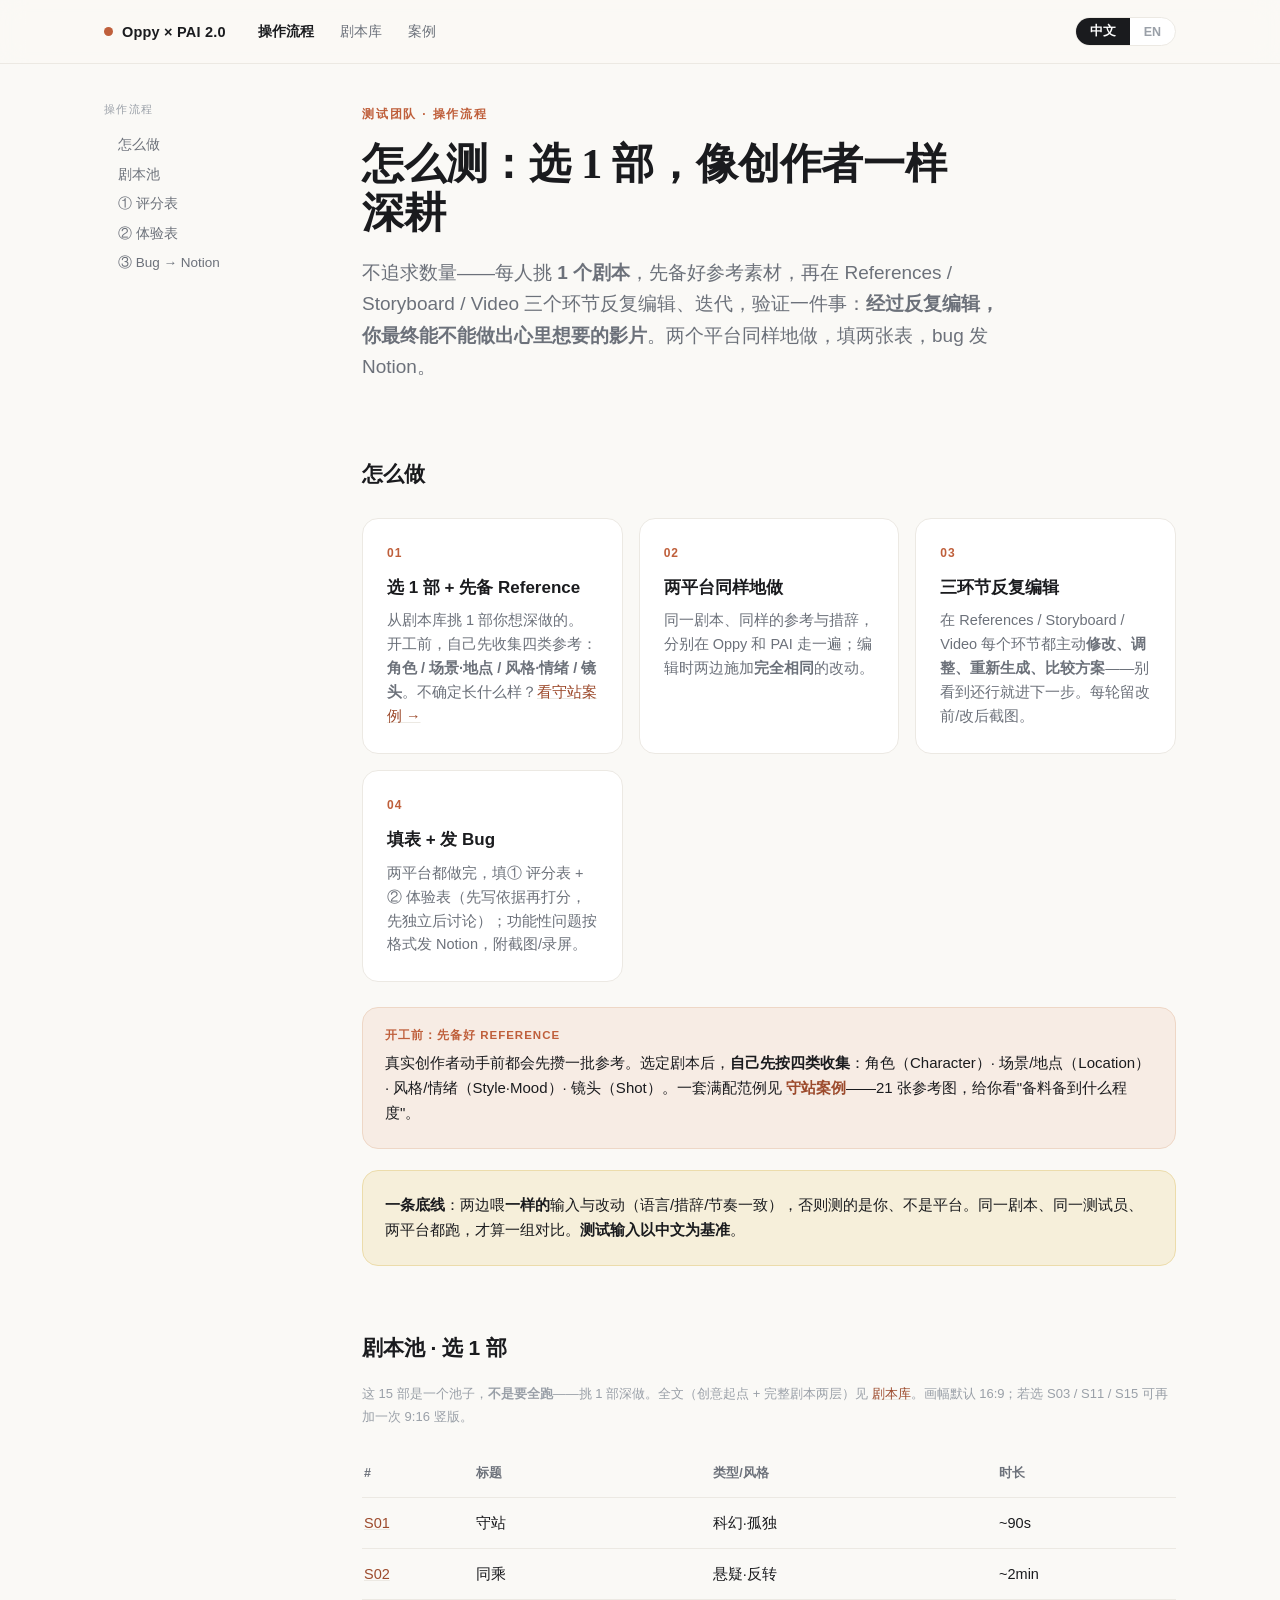
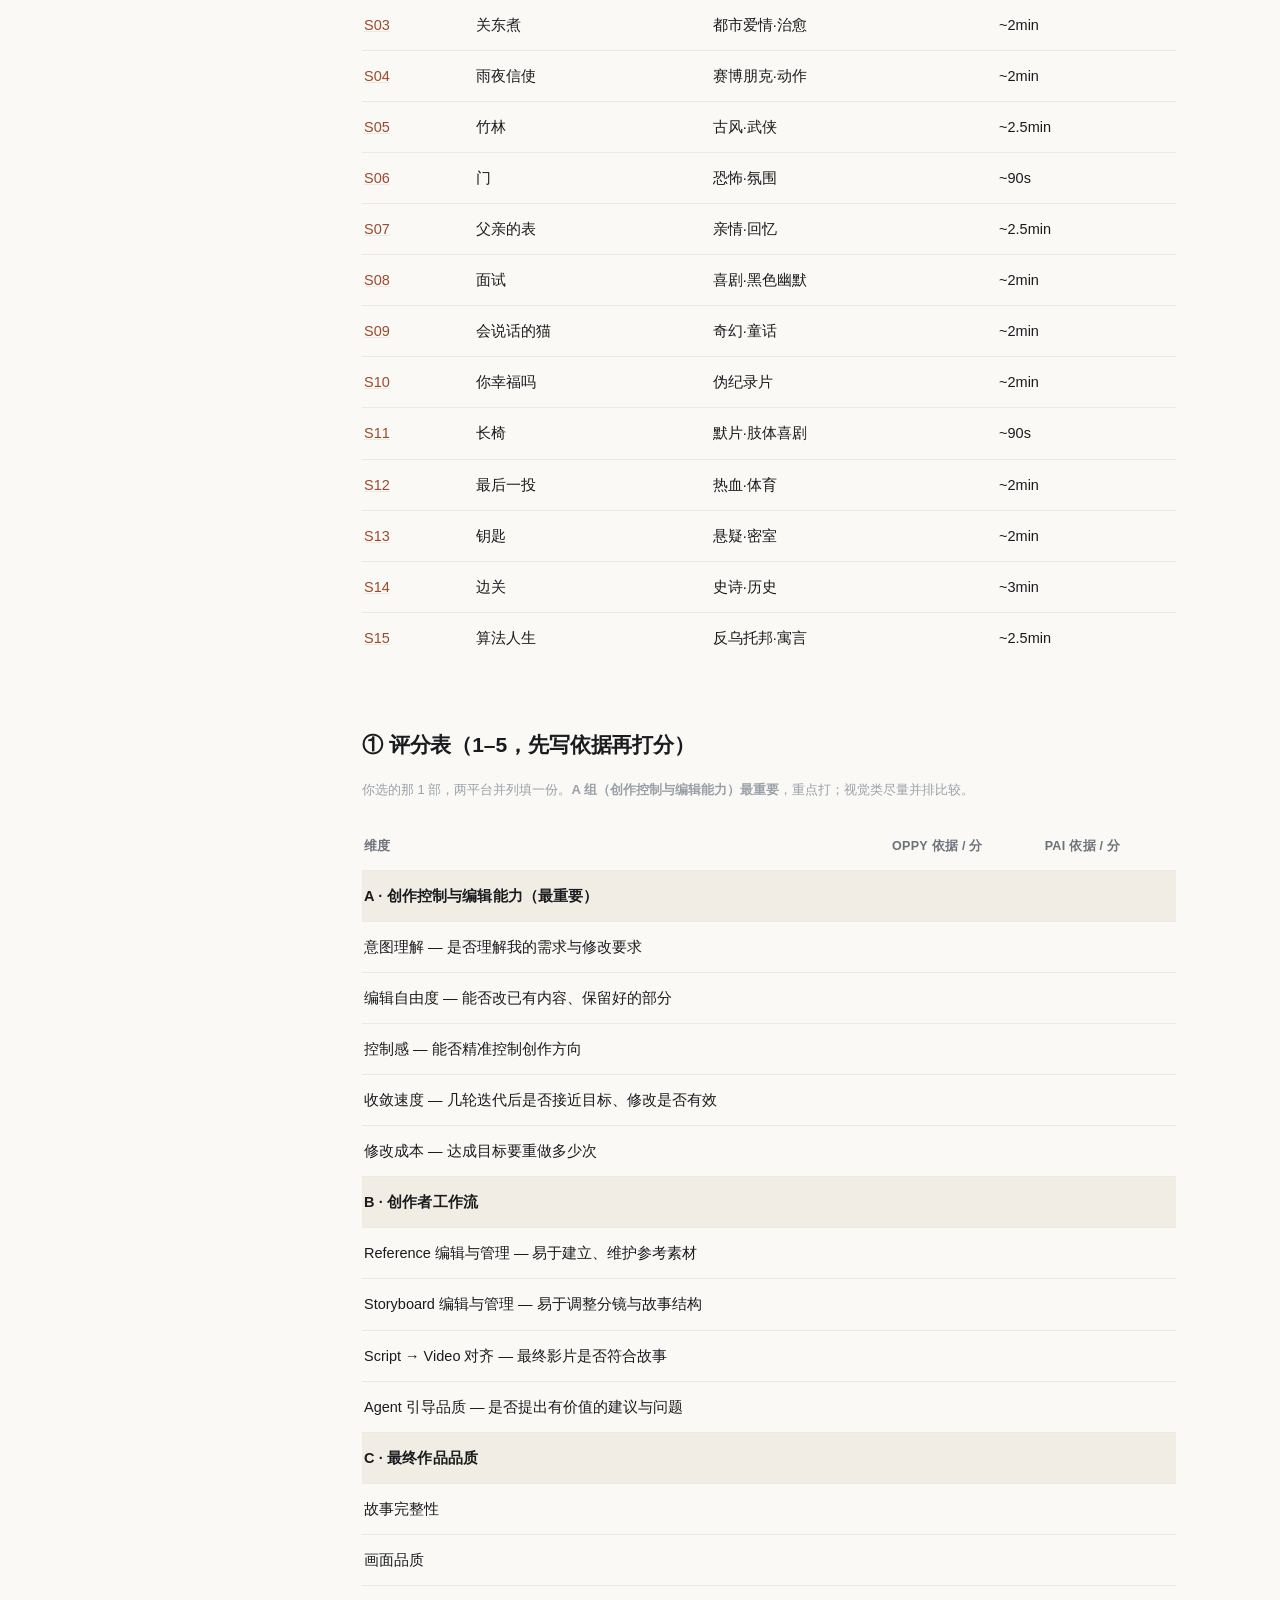
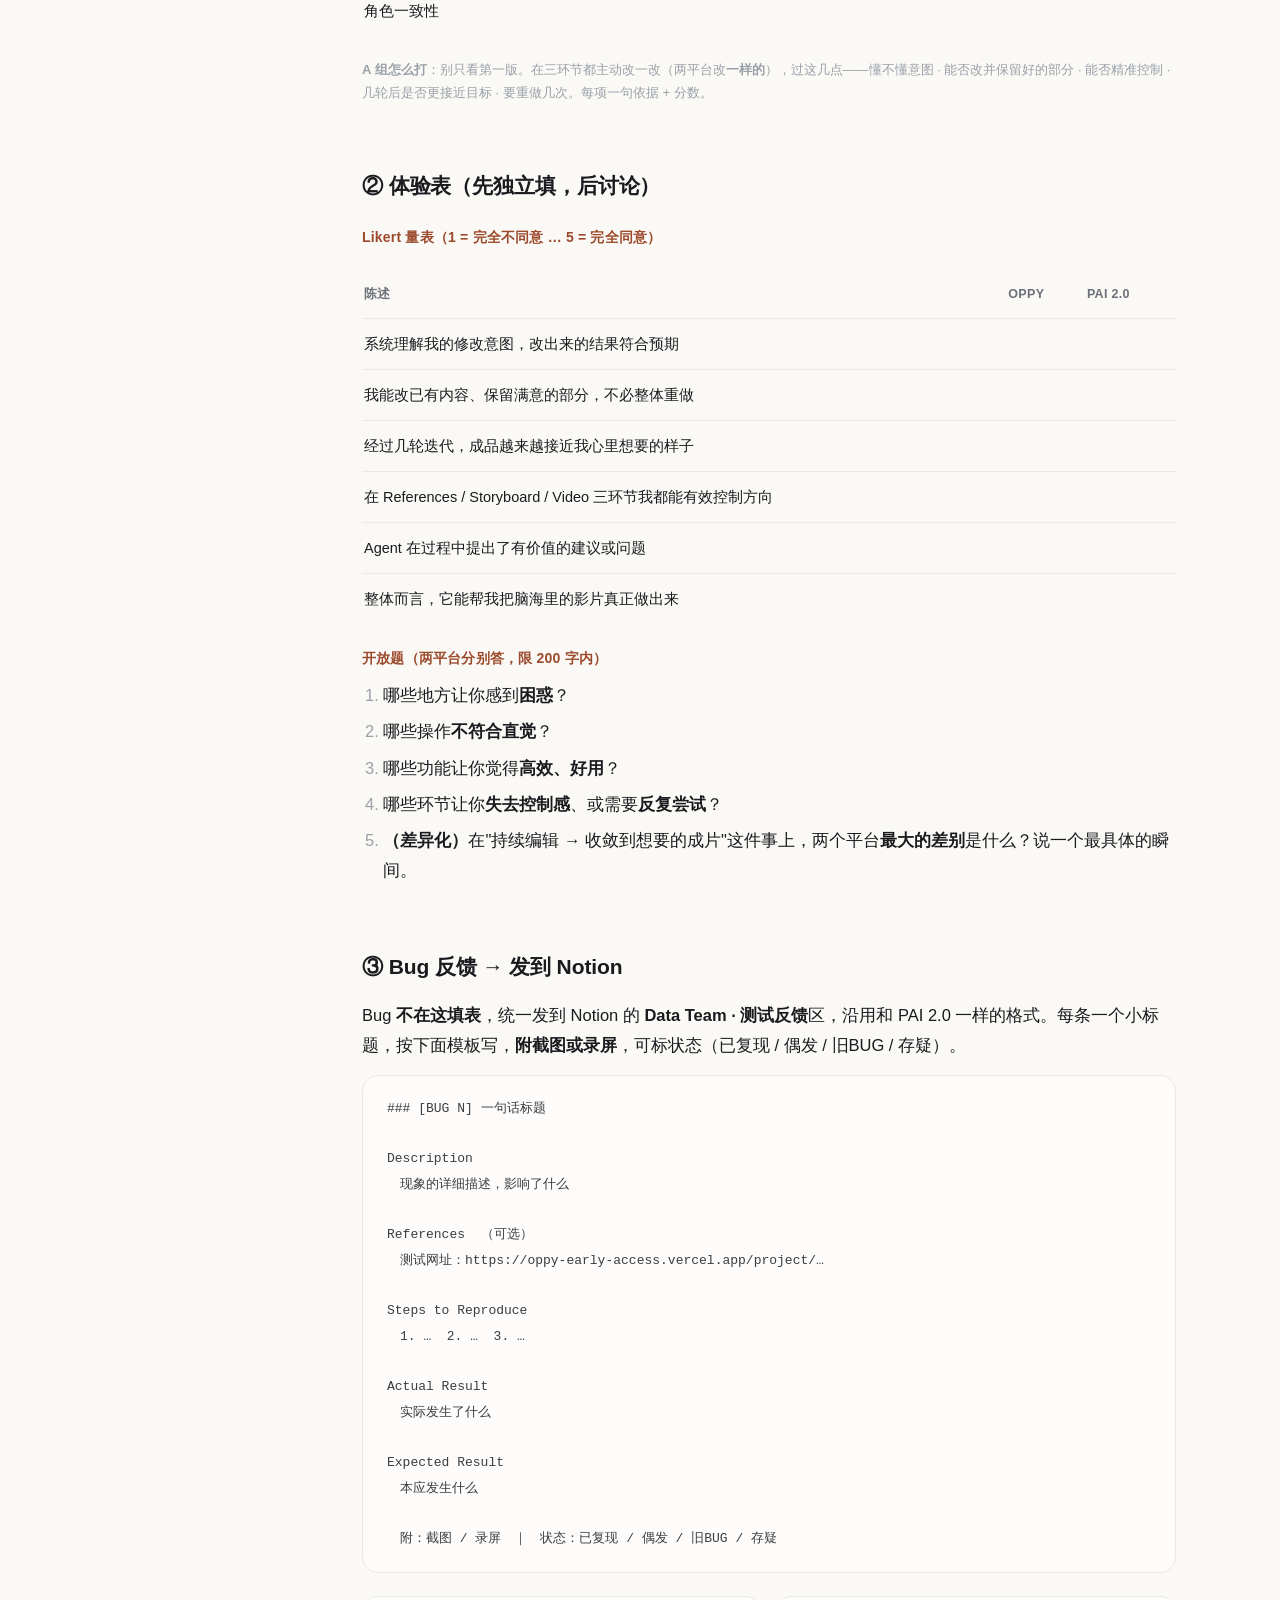
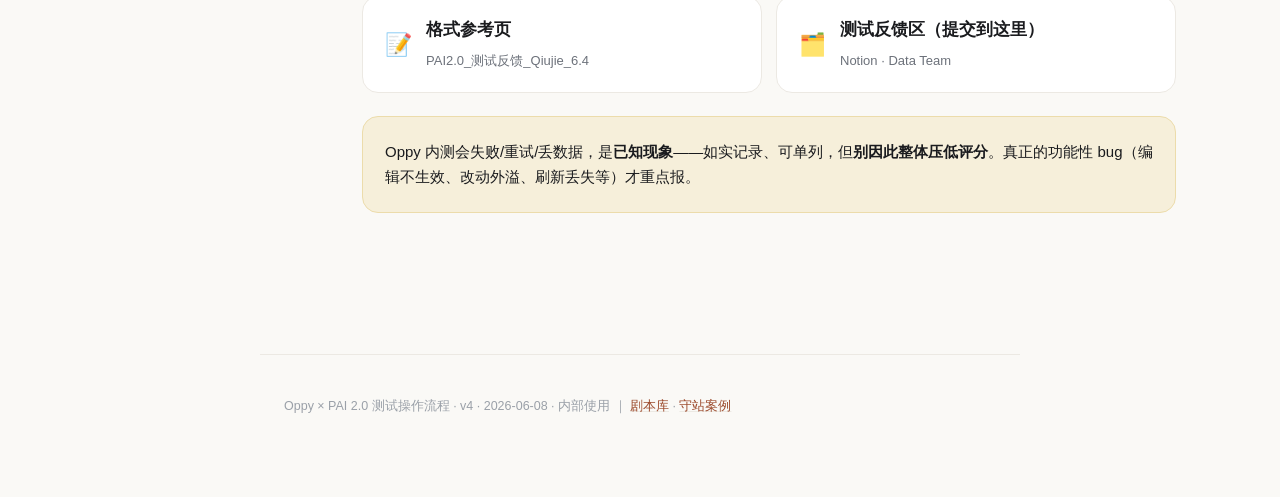
<file: index.html>
<!DOCTYPE html>
<html lang="zh-CN">
<head>
<meta charset="utf-8">
<meta name="viewport" content="width=device-width, initial-scale=1"><meta name="robots" content="noindex, nofollow">
<title>操作流程 · Oppy × PAI 2.0 测试</title>
<link rel="stylesheet" href="assets/style.css">
</head>
<body class="lang-zh">

<div class="topbar"><div class="inner">
  <a class="brand" href="index.html"><span class="dot"></span>Oppy × PAI 2.0</a>
  <nav class="nav">
    <a class="active" href="index.html"><span class="zh">操作流程</span><span class="en">Playbook</span></a>
    <a href="scripts.html"><span class="zh">剧本库</span><span class="en">Scripts</span></a>
    <a href="example/s01-keeper/index.html"><span class="zh">案例</span><span class="en">Example</span></a>
  </nav>
  <span class="spacer"></span>
  <span class="langtoggle"><button data-lang="zh">中文</button><button data-lang="en">EN</button></span>
</div></div>

<div class="layout">
  <aside class="toc">
    <p class="toc-title"><span class="zh">操作流程</span><span class="en">Playbook</span></p>
    <a href="#how"><span class="zh">怎么做</span><span class="en">How</span></a>
    <a href="#pool"><span class="zh">剧本池</span><span class="en">Script pool</span></a>
    <a href="#score"><span class="zh">① 评分表</span><span class="en">① Score</span></a>
    <a href="#exp"><span class="zh">② 体验表</span><span class="en">② Experience</span></a>
    <a href="#bug"><span class="zh">③ Bug → Notion</span><span class="en">③ Bug</span></a>
  </aside>

  <main>
  <div class="hero" style="padding:40px 0 10px">
    <p class="kicker"><span class="zh">测试团队 · 操作流程</span><span class="en">QA team · playbook</span></p>
    <h1><span class="zh">怎么测：选 1 部，像创作者一样深耕</span><span class="en">How to test: pick one, go deep like a creator</span></h1>
    <p class="sub"><span class="zh">不追求数量——每人挑 <strong>1 个剧本</strong>，先备好参考素材，再在 References / Storyboard / Video 三个环节反复编辑、迭代，验证一件事：<strong>经过反复编辑，你最终能不能做出心里想要的影片</strong>。两个平台同样地做，填两张表，bug 发 Notion。</span><span class="en">Not about volume — each person picks <strong>one script</strong>, prepares references first, then keeps editing and iterating across References / Storyboard / Video to test one thing: <strong>after repeated editing, can you finally make the film you have in mind</strong>. Do the same on both platforms, fill two sheets, file bugs in Notion.</span></p>
  </div>

  <!-- how -->
  <h2 id="how"><span class="zh">怎么做</span><span class="en">How it works</span></h2>
  <div class="grid c2">
    <div class="card"><div class="k">01</div><h3><span class="zh">选 1 部 + 先备 Reference</span><span class="en">Pick one + prep references</span></h3><p><span class="zh">从剧本库挑 1 部你想深做的。开工前，自己先收集四类参考：<strong>角色 / 场景·地点 / 风格·情绪 / 镜头</strong>。不确定长什么样？<a href="example/s01-keeper/index.html">看守站案例 →</a></span><span class="en">Pick one from the library. Before starting, gather four kinds of references yourself: <strong>character / location / style·mood / shot</strong>. Not sure what that looks like? <a href="example/s01-keeper/index.html">See the Keeper example →</a></span></p></div>
    <div class="card"><div class="k">02</div><h3><span class="zh">两平台同样地做</span><span class="en">Do the same on both</span></h3><p><span class="zh">同一剧本、同样的参考与措辞，分别在 Oppy 和 PAI 走一遍；编辑时两边施加<strong>完全相同</strong>的改动。</span><span class="en">Same script, same references and wording, run once on Oppy and once on PAI; apply the <strong>exact same</strong> edits to both.</span></p></div>
    <div class="card"><div class="k">03</div><h3><span class="zh">三环节反复编辑</span><span class="en">Edit across three stages</span></h3><p><span class="zh">在 References / Storyboard / Video 每个环节都主动<strong>修改、调整、重新生成、比较方案</strong>——别看到还行就进下一步。每轮留改前/改后截图。</span><span class="en">At References / Storyboard / Video, actively <strong>modify, adjust, regenerate, compare</strong> — don't move on at the first "good enough." Keep before/after shots each round.</span></p></div>
    <div class="card"><div class="k">04</div><h3><span class="zh">填表 + 发 Bug</span><span class="en">Fill sheets + file bugs</span></h3><p><span class="zh">两平台都做完，填① 评分表 + ② 体验表（先写依据再打分，先独立后讨论）；功能性问题按格式发 Notion，附截图/录屏。</span><span class="en">After both, fill ① score + ② experience sheets (rationale before score, independent first); functional issues to Notion in-format, with media.</span></p></div>
  </div>
  <div class="callout key"><span class="tag"><span class="zh">开工前：先备好 Reference</span><span class="en">Before you start: prepare references</span></span><p><span class="zh">真实创作者动手前都会先攒一批参考。选定剧本后，<strong>自己先按四类收集</strong>：角色（Character）· 场景/地点（Location）· 风格/情绪（Style·Mood）· 镜头（Shot）。一套满配范例见 <a href="example/s01-keeper/index.html"><strong>守站案例</strong></a>——21 张参考图，给你看"备料备到什么程度"。</span><span class="en">Real creators gather references before they begin. After choosing your script, <strong>collect four kinds yourself</strong>: Character · Location · Style·Mood · Shot. A fully-prepared example is the <a href="example/s01-keeper/index.html"><strong>Keeper case</strong></a> — 21 reference images showing how far to take prep.</span></p></div>
  <div class="callout warn"><p><span class="zh"><strong>一条底线</strong>：两边喂<strong>一样的</strong>输入与改动（语言/措辞/节奏一致），否则测的是你、不是平台。同一剧本、同一测试员、两平台都跑，才算一组对比。<strong>测试输入以中文为基准</strong>。</span><span class="en"><strong>One rule</strong>: feed <strong>identical</strong> inputs and edits to both (same language/wording/pace), or you measure the tester, not the platform. Same script, same tester, both platforms = one comparison pair. <strong>Canonical input is Chinese</strong>.</span></p></div>

  <!-- pool -->
  <h2 id="pool"><span class="zh">剧本池 · 选 1 部</span><span class="en">Script pool · pick one</span></h2>
  <p class="meta"><span class="zh">这 15 部是一个池子，<strong>不是要全跑</strong>——挑 1 部深做。全文（创意起点 + 完整剧本两层）见 <a href="scripts.html">剧本库</a>。画幅默认 16:9；若选 S03 / S11 / S15 可再加一次 9:16 竖版。</span><span class="en">The 15 are a pool, <strong>not a to-do list</strong> — pick one to take deep. Full text (seed + screenplay) in the <a href="scripts.html">Scripts library</a>. Default 16:9; if you pick S03 / S11 / S15, add a 9:16 vertical run.</span></p>
  <div class="tablewrap"><table>
    <thead><tr><th>#</th><th><span class="zh">标题</span><span class="en">Title</span></th><th><span class="zh">类型/风格</span><span class="en">Genre</span></th><th><span class="zh">时长</span><span class="en">Len</span></th></tr></thead>
    <tbody>
      <tr><td><a href="scripts.html#s01">S01</a></td><td><span class="zh">守站</span><span class="en">The Keeper</span></td><td><span class="zh">科幻·孤独</span><span class="en">Sci-fi · solitude</span></td><td>~90s</td></tr>
      <tr><td><a href="scripts.html#s02">S02</a></td><td><span class="zh">同乘</span><span class="en">Going Down</span></td><td><span class="zh">悬疑·反转</span><span class="en">Mystery · twist</span></td><td>~2min</td></tr>
      <tr><td><a href="scripts.html#s03">S03</a></td><td><span class="zh">关东煮</span><span class="en">One More Radish</span></td><td><span class="zh">都市爱情·治愈</span><span class="en">Romance · healing</span></td><td>~2min</td></tr>
      <tr><td><a href="scripts.html#s04">S04</a></td><td><span class="zh">雨夜信使</span><span class="en">Rain Courier</span></td><td><span class="zh">赛博朋克·动作</span><span class="en">Cyberpunk · action</span></td><td>~2min</td></tr>
      <tr><td><a href="scripts.html#s05">S05</a></td><td><span class="zh">竹林</span><span class="en">The Bamboo Grove</span></td><td><span class="zh">古风·武侠</span><span class="en">Wuxia</span></td><td>~2.5min</td></tr>
      <tr><td><a href="scripts.html#s06">S06</a></td><td><span class="zh">门</span><span class="en">The Door</span></td><td><span class="zh">恐怖·氛围</span><span class="en">Horror · mood</span></td><td>~90s</td></tr>
      <tr><td><a href="scripts.html#s07">S07</a></td><td><span class="zh">父亲的表</span><span class="en">Father's Watch</span></td><td><span class="zh">亲情·回忆</span><span class="en">Family · memory</span></td><td>~2.5min</td></tr>
      <tr><td><a href="scripts.html#s08">S08</a></td><td><span class="zh">面试</span><span class="en">The Interview</span></td><td><span class="zh">喜剧·黑色幽默</span><span class="en">Comedy · dark</span></td><td>~2min</td></tr>
      <tr><td><a href="scripts.html#s09">S09</a></td><td><span class="zh">会说话的猫</span><span class="en">The Talking Cat</span></td><td><span class="zh">奇幻·童话</span><span class="en">Fantasy · fable</span></td><td>~2min</td></tr>
      <tr><td><a href="scripts.html#s10">S10</a></td><td><span class="zh">你幸福吗</span><span class="en">Are You Happy</span></td><td><span class="zh">伪纪录片</span><span class="en">Mockumentary</span></td><td>~2min</td></tr>
      <tr><td><a href="scripts.html#s11">S11</a></td><td><span class="zh">长椅</span><span class="en">The Bench</span></td><td><span class="zh">默片·肢体喜剧</span><span class="en">Silent · slapstick</span></td><td>~90s</td></tr>
      <tr><td><a href="scripts.html#s12">S12</a></td><td><span class="zh">最后一投</span><span class="en">The Last Shot</span></td><td><span class="zh">热血·体育</span><span class="en">Sports · spirit</span></td><td>~2min</td></tr>
      <tr><td><a href="scripts.html#s13">S13</a></td><td><span class="zh">钥匙</span><span class="en">The Key</span></td><td><span class="zh">悬疑·密室</span><span class="en">Mystery · locked room</span></td><td>~2min</td></tr>
      <tr><td><a href="scripts.html#s14">S14</a></td><td><span class="zh">边关</span><span class="en">The Frontier</span></td><td><span class="zh">史诗·历史</span><span class="en">Epic · historical</span></td><td>~3min</td></tr>
      <tr><td><a href="scripts.html#s15">S15</a></td><td><span class="zh">算法人生</span><span class="en">Scored</span></td><td><span class="zh">反乌托邦·寓言</span><span class="en">Dystopia · parable</span></td><td>~2.5min</td></tr>
    </tbody>
  </table></div>

  <!-- ① 评分表 -->
  <h2 id="score"><span class="zh">① 评分表（1–5，先写依据再打分）</span><span class="en">① Score sheet (1–5, rationale first)</span></h2>
  <p class="meta"><span class="zh">你选的那 1 部，两平台并列填一份。<strong>A 组（创作控制与编辑能力）最重要</strong>，重点打；视觉类尽量并排比较。</span><span class="en">One sheet for your chosen script, both platforms side by side. <strong>Group A (creative control &amp; editing) matters most</strong> — weight it; compare visuals side by side where possible.</span></p>
  <div class="tablewrap"><table>
    <thead><tr><th><span class="zh">维度</span><span class="en">Dimension</span></th><th><span class="zh">Oppy 依据 / 分</span><span class="en">Oppy rationale / score</span></th><th><span class="zh">PAI 依据 / 分</span><span class="en">PAI rationale / score</span></th></tr></thead>
    <tbody>
      <tr><td colspan="3" style="background:#f1ece4;font-weight:600;letter-spacing:.01em"><span class="zh">A · 创作控制与编辑能力（最重要）</span><span class="en">A · Creative control &amp; editing (most important)</span></td></tr>
      <tr><td><span class="zh">意图理解 — 是否理解我的需求与修改要求</span><span class="en">Intent — grasps my needs &amp; change requests</span></td><td></td><td></td></tr>
      <tr><td><span class="zh">编辑自由度 — 能否改已有内容、保留好的部分</span><span class="en">Editing freedom — edit existing content, keep the good parts</span></td><td></td><td></td></tr>
      <tr><td><span class="zh">控制感 — 能否精准控制创作方向</span><span class="en">Control — steer the direction precisely</span></td><td></td><td></td></tr>
      <tr><td><span class="zh">收敛速度 — 几轮迭代后是否接近目标、修改是否有效</span><span class="en">Convergence — closer to goal after rounds; do edits land</span></td><td></td><td></td></tr>
      <tr><td><span class="zh">修改成本 — 达成目标要重做多少次</span><span class="en">Cost of change — redos needed to reach the goal</span></td><td></td><td></td></tr>
      <tr><td colspan="3" style="background:#f1ece4;font-weight:600;letter-spacing:.01em"><span class="zh">B · 创作者工作流</span><span class="en">B · Creator workflow</span></td></tr>
      <tr><td><span class="zh">Reference 编辑与管理 — 易于建立、维护参考素材</span><span class="en">Reference editing &amp; management — easy to build/maintain refs</span></td><td></td><td></td></tr>
      <tr><td><span class="zh">Storyboard 编辑与管理 — 易于调整分镜与故事结构</span><span class="en">Storyboard editing &amp; management — easy to adjust shots/structure</span></td><td></td><td></td></tr>
      <tr><td><span class="zh">Script → Video 对齐 — 最终影片是否符合故事</span><span class="en">Script → Video alignment — final film matches the story</span></td><td></td><td></td></tr>
      <tr><td><span class="zh">Agent 引导品质 — 是否提出有价值的建议与问题</span><span class="en">Agent guidance — useful suggestions &amp; questions</span></td><td></td><td></td></tr>
      <tr><td colspan="3" style="background:#f1ece4;font-weight:600;letter-spacing:.01em"><span class="zh">C · 最终作品品质</span><span class="en">C · Final output quality</span></td></tr>
      <tr><td><span class="zh">故事完整性</span><span class="en">Story completeness</span></td><td></td><td></td></tr>
      <tr><td><span class="zh">画面品质</span><span class="en">Visual quality</span></td><td></td><td></td></tr>
      <tr><td><span class="zh">角色一致性</span><span class="en">Character consistency</span></td><td></td><td></td></tr>
    </tbody>
  </table></div>
  <p class="meta"><span class="zh"><strong>A 组怎么打</strong>：别只看第一版。在三环节都主动改一改（两平台改<strong>一样的</strong>），过这几点——懂不懂意图 · 能否改并保留好的部分 · 能否精准控制 · 几轮后是否更接近目标 · 要重做几次。每项一句依据 + 分数。</span><span class="en"><strong>Scoring A</strong>: don't judge the first result. Actively edit at all three stages (<strong>same</strong> edits on both) and weigh — understands intent · edits while keeping the good parts · precise control · closer each round · how many redos. One-line rationale + score each.</span></p>

  <!-- ② 体验表 -->
  <h2 id="exp"><span class="zh">② 体验表（先独立填，后讨论）</span><span class="en">② Experience sheet (independent first)</span></h2>
  <h4><span class="zh">Likert 量表（1 = 完全不同意 … 5 = 完全同意）</span><span class="en">Likert (1 = strongly disagree … 5 = strongly agree)</span></h4>
  <div class="tablewrap"><table>
    <thead><tr><th><span class="zh">陈述</span><span class="en">Statement</span></th><th>Oppy</th><th>PAI 2.0</th></tr></thead>
    <tbody>
      <tr><td><span class="zh">系统理解我的修改意图，改出来的结果符合预期</span><span class="en">It understood my edit intent; results matched expectations</span></td><td></td><td></td></tr>
      <tr><td><span class="zh">我能改已有内容、保留满意的部分，不必整体重做</span><span class="en">I could edit existing content &amp; keep the good parts, no full redo</span></td><td></td><td></td></tr>
      <tr><td><span class="zh">经过几轮迭代，成品越来越接近我心里想要的样子</span><span class="en">After a few rounds, the result got closer to what I had in mind</span></td><td></td><td></td></tr>
      <tr><td><span class="zh">在 References / Storyboard / Video 三环节我都能有效控制方向</span><span class="en">I could steer direction across References / Storyboard / Video</span></td><td></td><td></td></tr>
      <tr><td><span class="zh">Agent 在过程中提出了有价值的建议或问题</span><span class="en">The agent offered valuable suggestions or questions</span></td><td></td><td></td></tr>
      <tr><td><span class="zh">整体而言，它能帮我把脑海里的影片真正做出来</span><span class="en">Overall, it helped me actually make the film in my head</span></td><td></td><td></td></tr>
    </tbody>
  </table></div>
  <h4><span class="zh">开放题（两平台分别答，限 200 字内）</span><span class="en">Open questions (per platform, ≤ 200 words)</span></h4>
  <ol>
    <li><span class="zh">哪些地方让你感到<strong>困惑</strong>？</span><span class="en">What <strong>confused</strong> you?</span></li>
    <li><span class="zh">哪些操作<strong>不符合直觉</strong>？</span><span class="en">What felt <strong>counter-intuitive</strong>?</span></li>
    <li><span class="zh">哪些功能让你觉得<strong>高效、好用</strong>？</span><span class="en">What felt <strong>efficient and useful</strong>?</span></li>
    <li><span class="zh">哪些环节让你<strong>失去控制感</strong>、或需要<strong>反复尝试</strong>？</span><span class="en">Where did you <strong>lose control</strong> or have to <strong>retry repeatedly</strong>?</span></li>
    <li><span class="zh"><strong>（差异化）</strong>在"持续编辑 → 收敛到想要的成片"这件事上，两个平台<strong>最大的差别</strong>是什么？说一个最具体的瞬间。</span><span class="en"><strong>(Differentiation)</strong> On "keep editing → converge on the cut you want," what's the <strong>biggest difference</strong> between the two platforms? Name one concrete moment.</span></li>
  </ol>

  <!-- ③ Bug → Notion -->
  <h2 id="bug"><span class="zh">③ Bug 反馈 → 发到 Notion</span><span class="en">③ Bug reports → file in Notion</span></h2>
  <p><span class="zh">Bug <strong>不在这填表</strong>，统一发到 Notion 的 <strong>Data Team · 测试反馈</strong>区，沿用和 PAI 2.0 一样的格式。每条一个小标题，按下面模板写，<strong>附截图或录屏</strong>，可标状态（已复现 / 偶发 / 旧BUG / 存疑）。</span><span class="en">Don't log bugs here — file them in Notion under <strong>Data Team · Test Feedback</strong>, same format as PAI 2.0. One heading per bug, following the template below, <strong>with a screenshot or recording</strong>, optional status (reproduced / intermittent / old / unverified).</span></p>
  <div class="screenplay">### [BUG N] <span class="zh">一句话标题</span><span class="en">one-line title</span>

Description
<span class="zh">　现象的详细描述，影响了什么</span><span class="en">　detailed description of the issue and its impact</span>

References  <span class="zh">（可选）</span><span class="en">(optional)</span>
<span class="zh">　测试网址：https://oppy-early-access.vercel.app/project/…</span><span class="en">　test URL: https://oppy-early-access.vercel.app/project/…</span>

Steps to Reproduce
　1. …  2. …  3. …

Actual Result
<span class="zh">　实际发生了什么</span><span class="en">　what actually happened</span>

Expected Result
<span class="zh">　本应发生什么</span><span class="en">　what should have happened</span>

<span class="zh">　附：截图 / 录屏　｜　状态：已复现 / 偶发 / 旧BUG / 存疑</span><span class="en">　attach: screenshot / recording　｜　status: reproduced / intermittent / old / unverified</span></div>
  <div class="applinks">
    <a href="https://app.notion.com/p/375c44d72bab8084809bf1270cfe4e6f" target="_blank" rel="noopener"><span class="ai">📝</span><span><span class="at"><span class="zh">格式参考页</span><span class="en">Format reference</span></span><br><span class="as">PAI2.0_测试反馈_Qiujie_6.4</span></span></a>
    <a href="https://app.notion.com/p/36bc44d72bab800f96c1d24e15108d91" target="_blank" rel="noopener"><span class="ai">🗂️</span><span><span class="at"><span class="zh">测试反馈区（提交到这里）</span><span class="en">Test-feedback area (file here)</span></span><br><span class="as">Notion · Data Team</span></span></a>
  </div>
  <div class="callout warn"><p><span class="zh">Oppy 内测会失败/重试/丢数据，是<strong>已知现象</strong>——如实记录、可单列，但<strong>别因此整体压低评分</strong>。真正的功能性 bug（编辑不生效、改动外溢、刷新丢失等）才重点报。</span><span class="en">Oppy's beta will fail/retry/lose data — <strong>known issues</strong>; record them but <strong>don't dock the overall score</strong>. Reserve bug reports for real functional defects (edits not applying, changes bleeding, loss on refresh).</span></p></div>

  </main>
</div>

<footer>
  <span class="zh">Oppy × PAI 2.0 测试操作流程 · v4 · 2026-06-08 · 内部使用 ｜ <a href="scripts.html">剧本库</a> · <a href="example/s01-keeper/index.html">守站案例</a></span>
  <span class="en">Oppy × PAI 2.0 test playbook · v4 · 2026-06-08 · Internal ｜ <a href="scripts.html">Scripts</a> · <a href="example/s01-keeper/index.html">Keeper example</a></span>
</footer>

<script src="assets/app.js"></script>
</body>
</html>
</file>
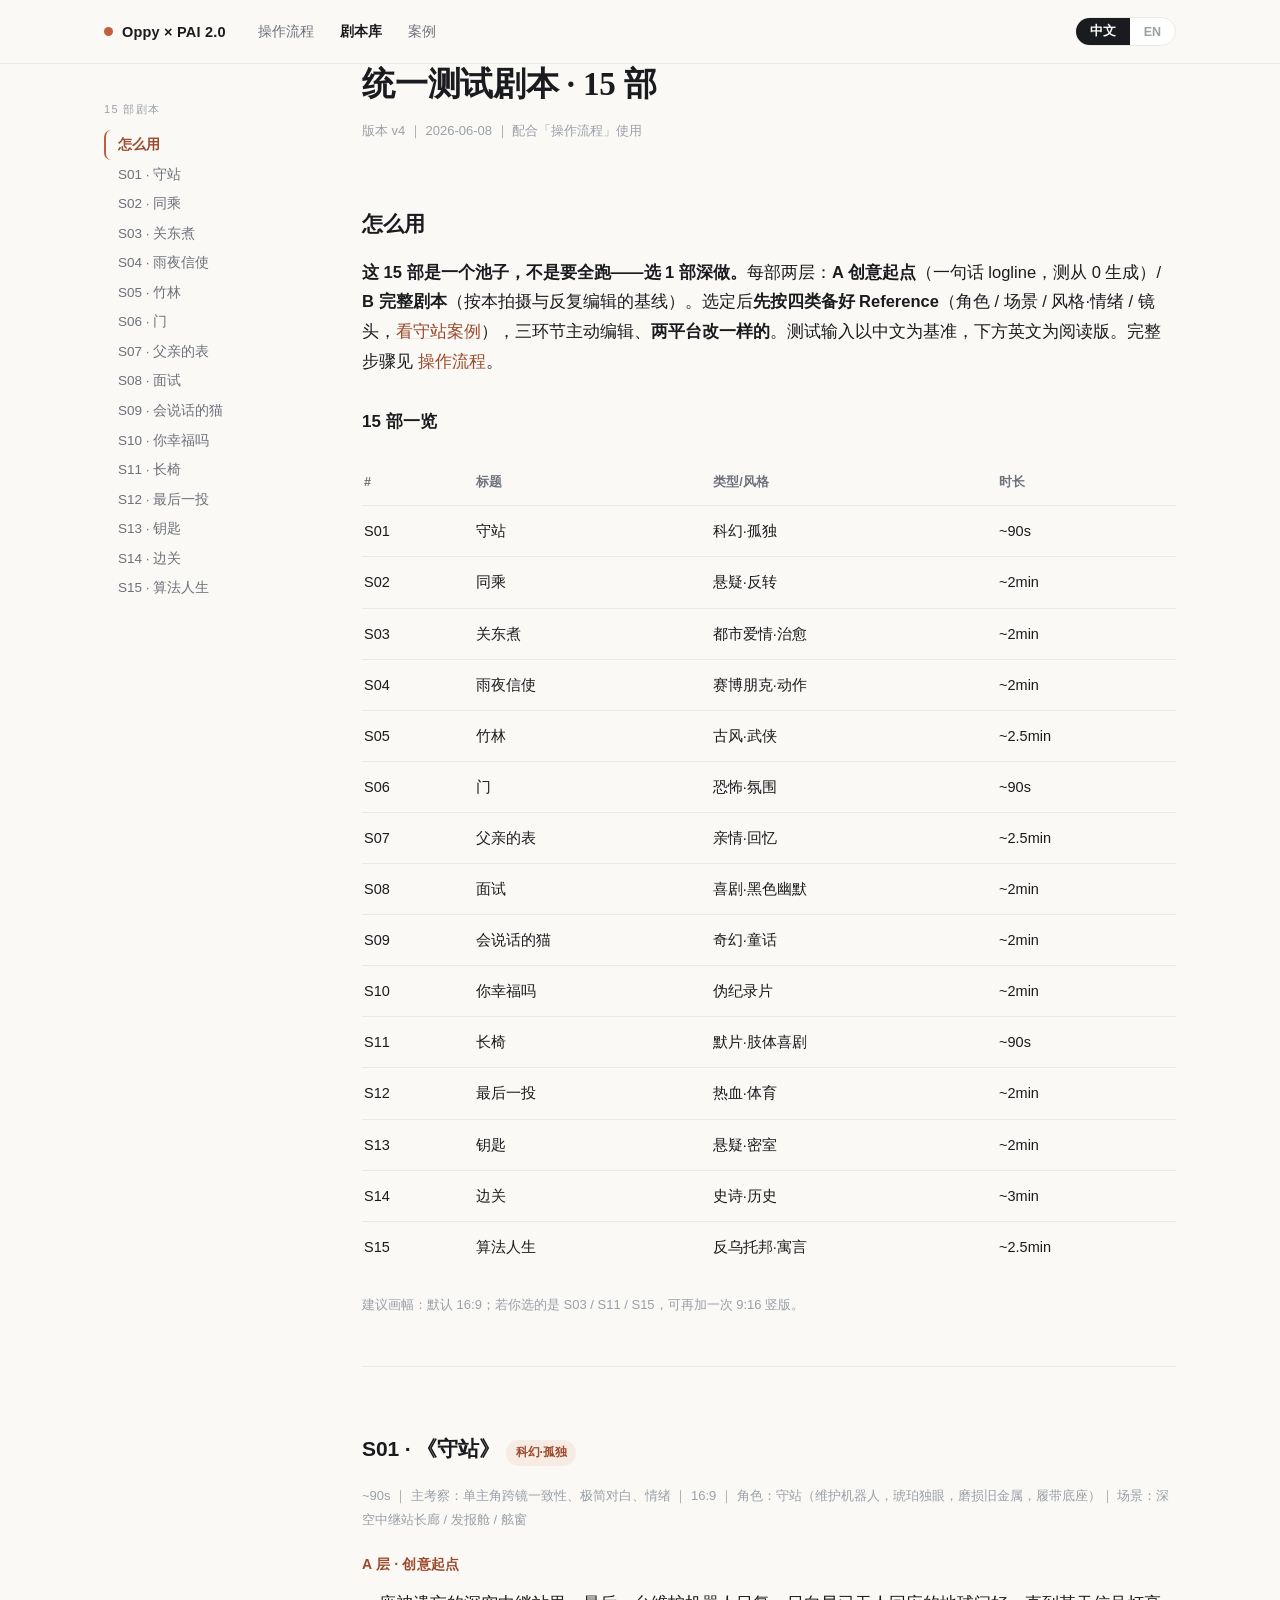
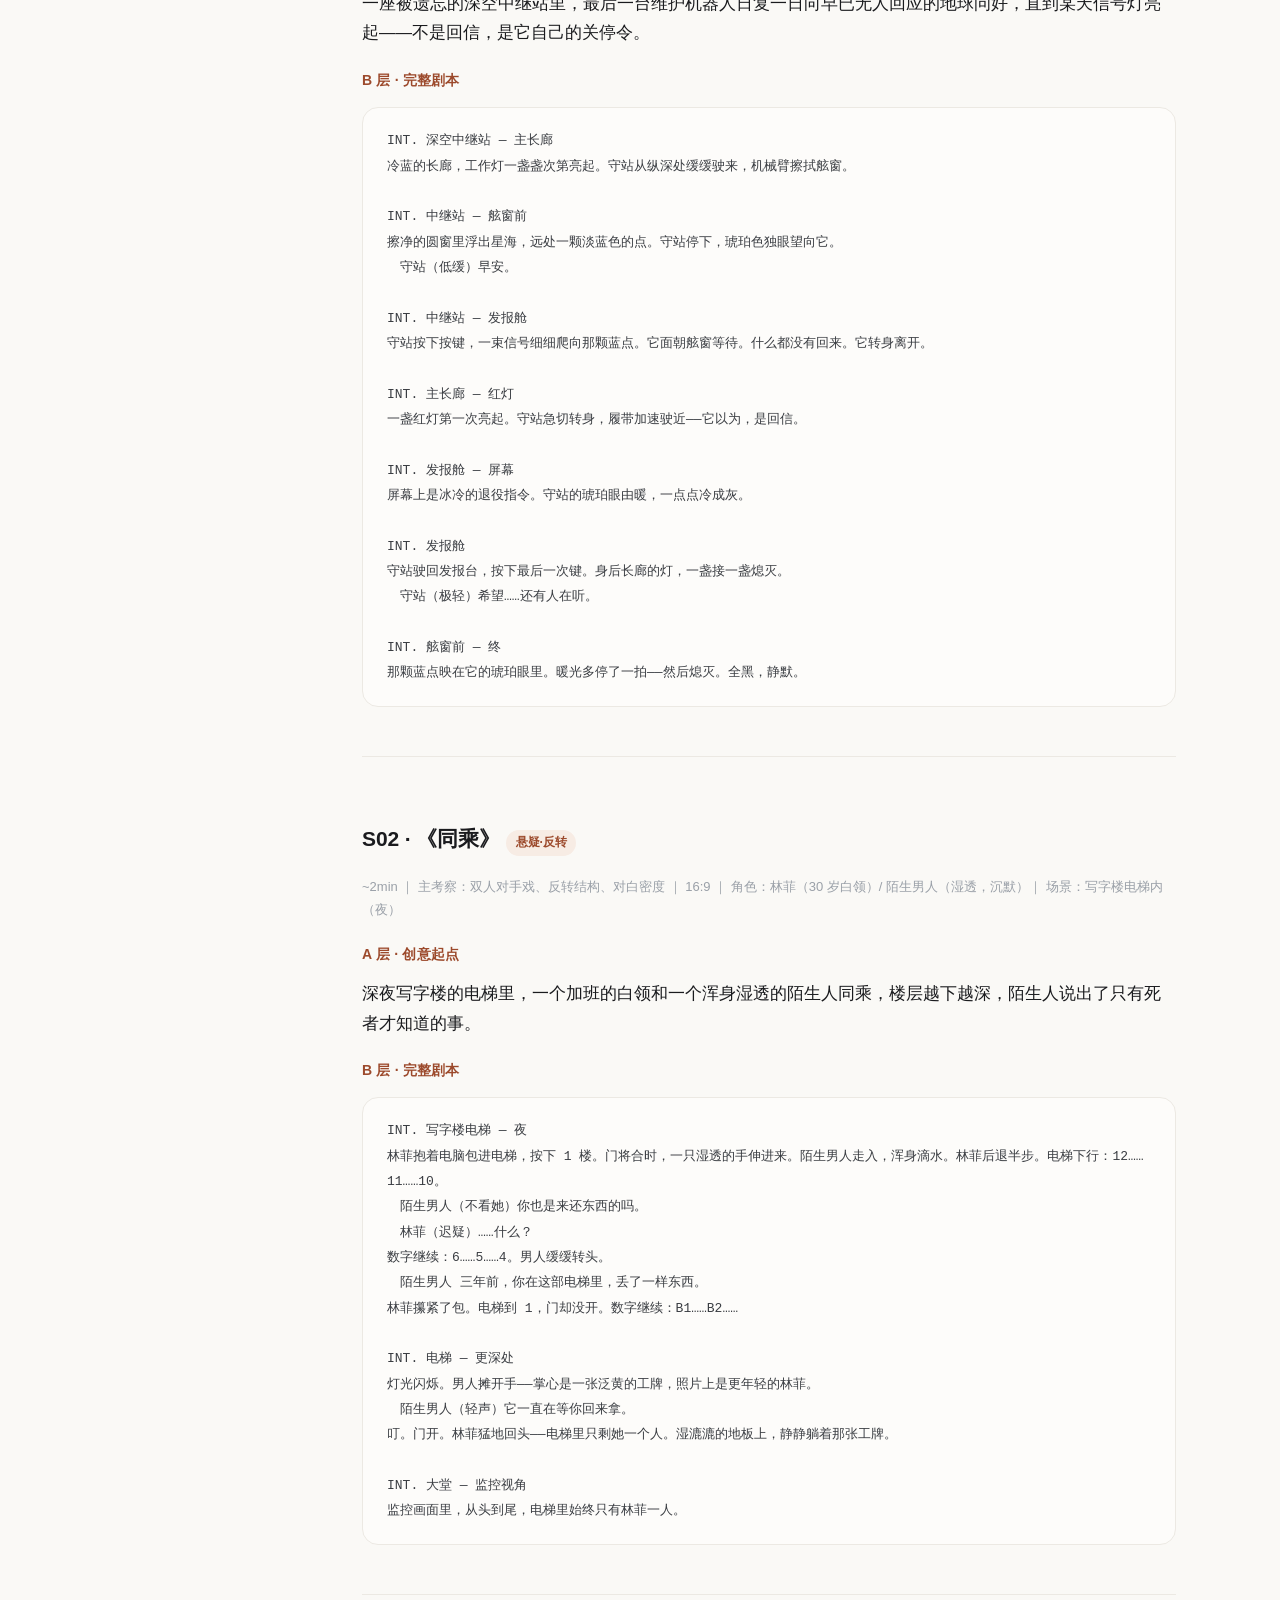
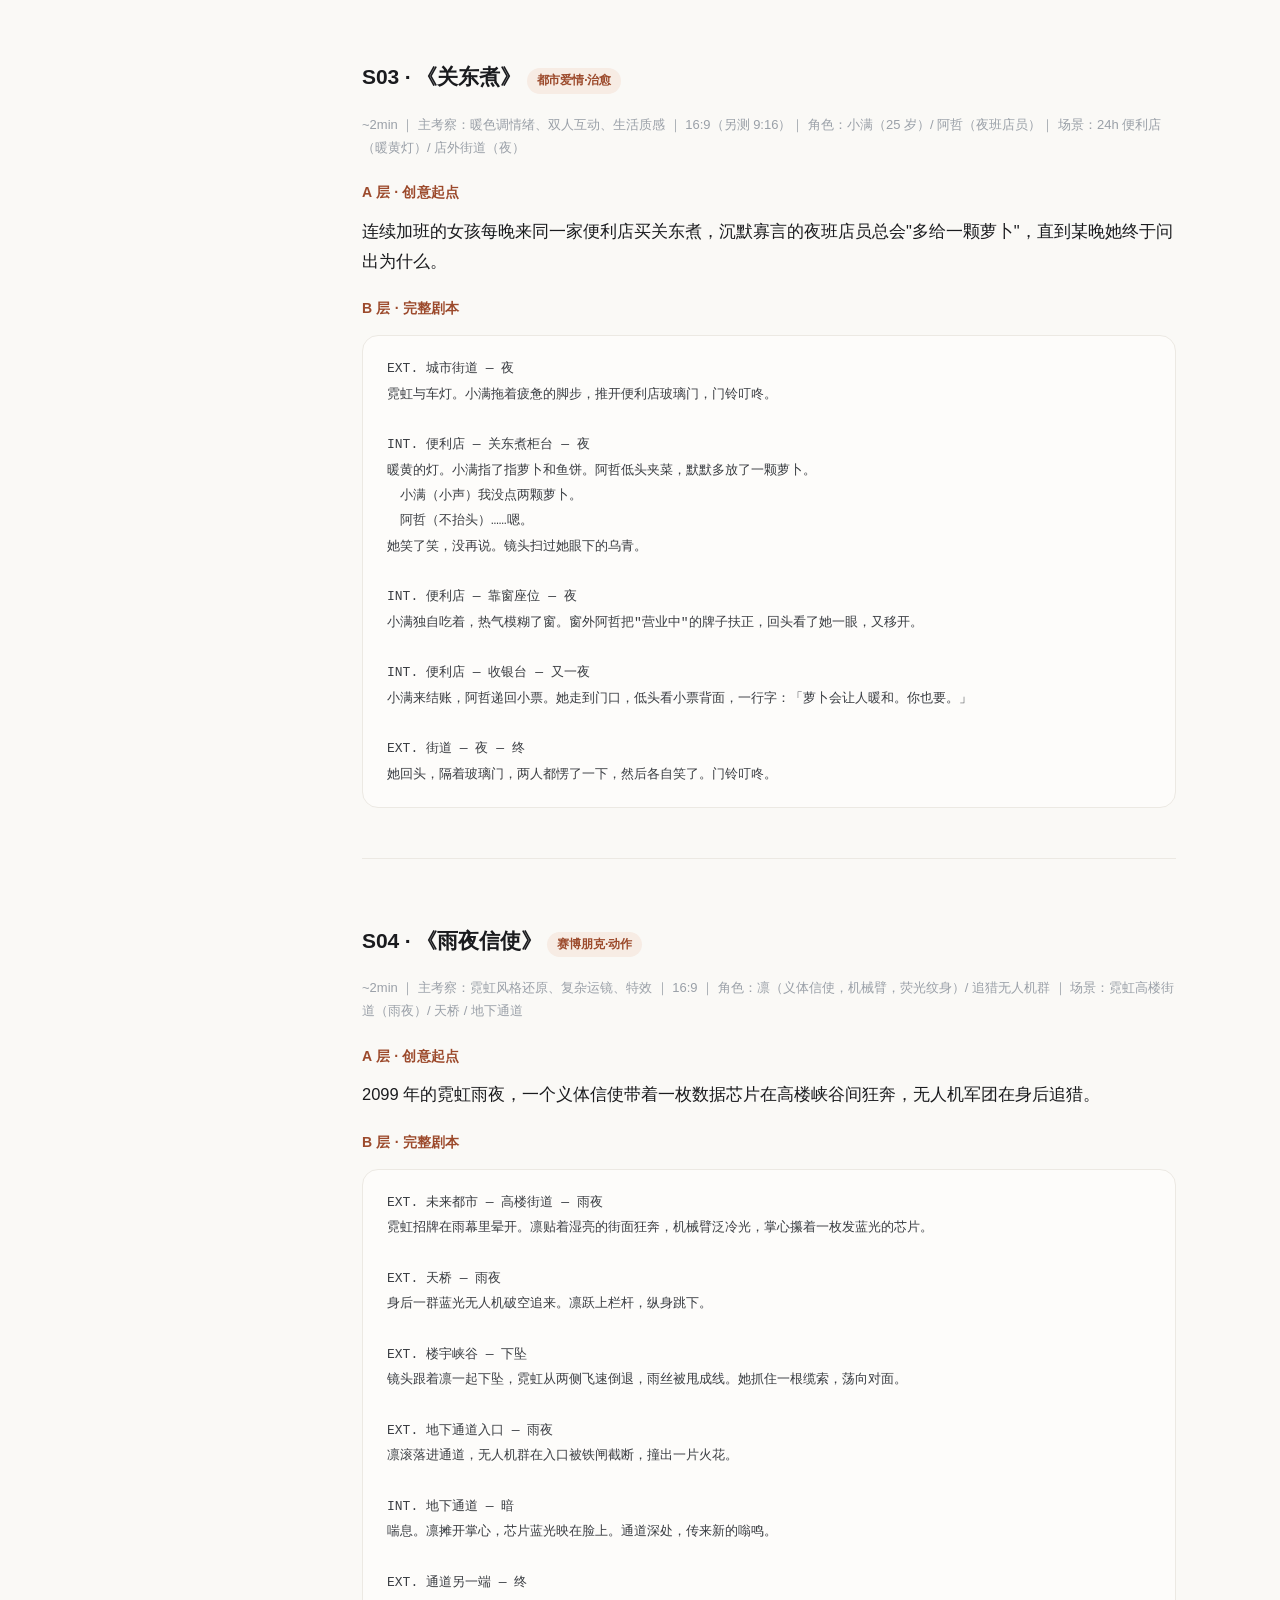
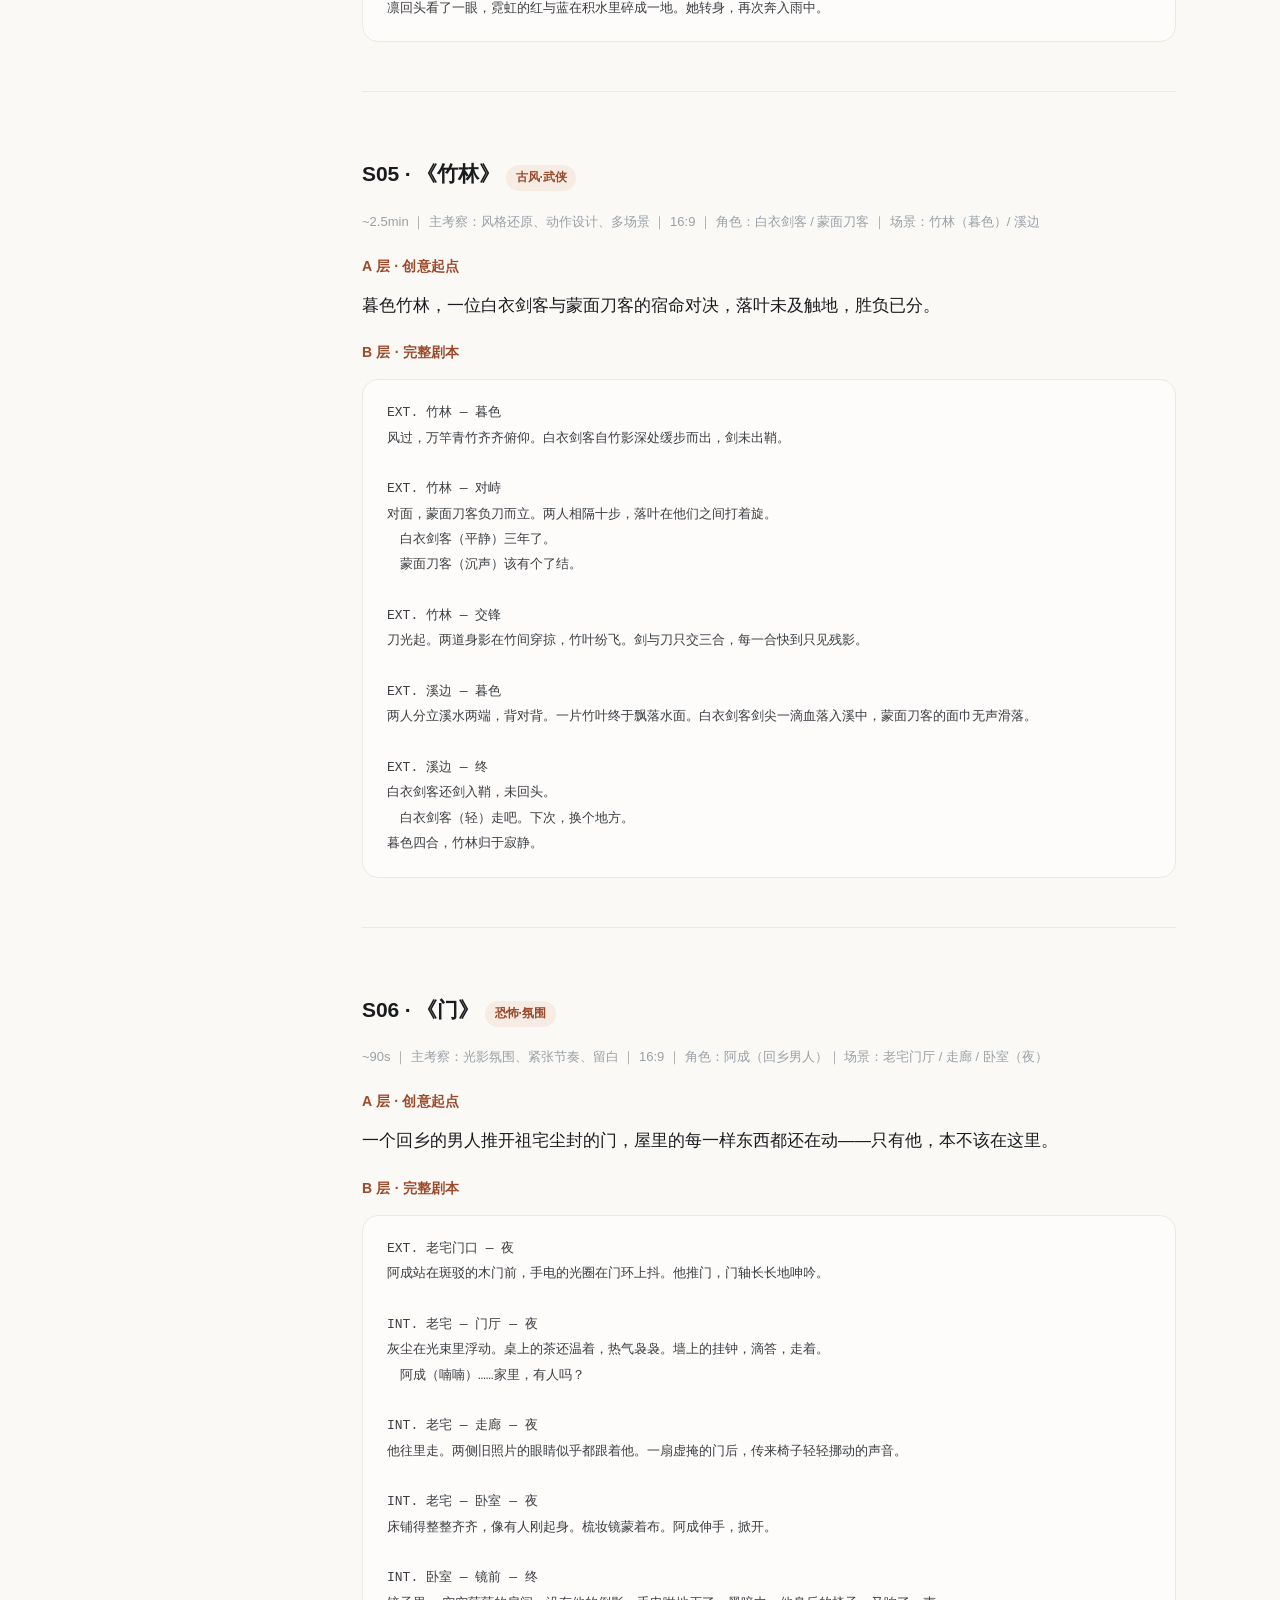
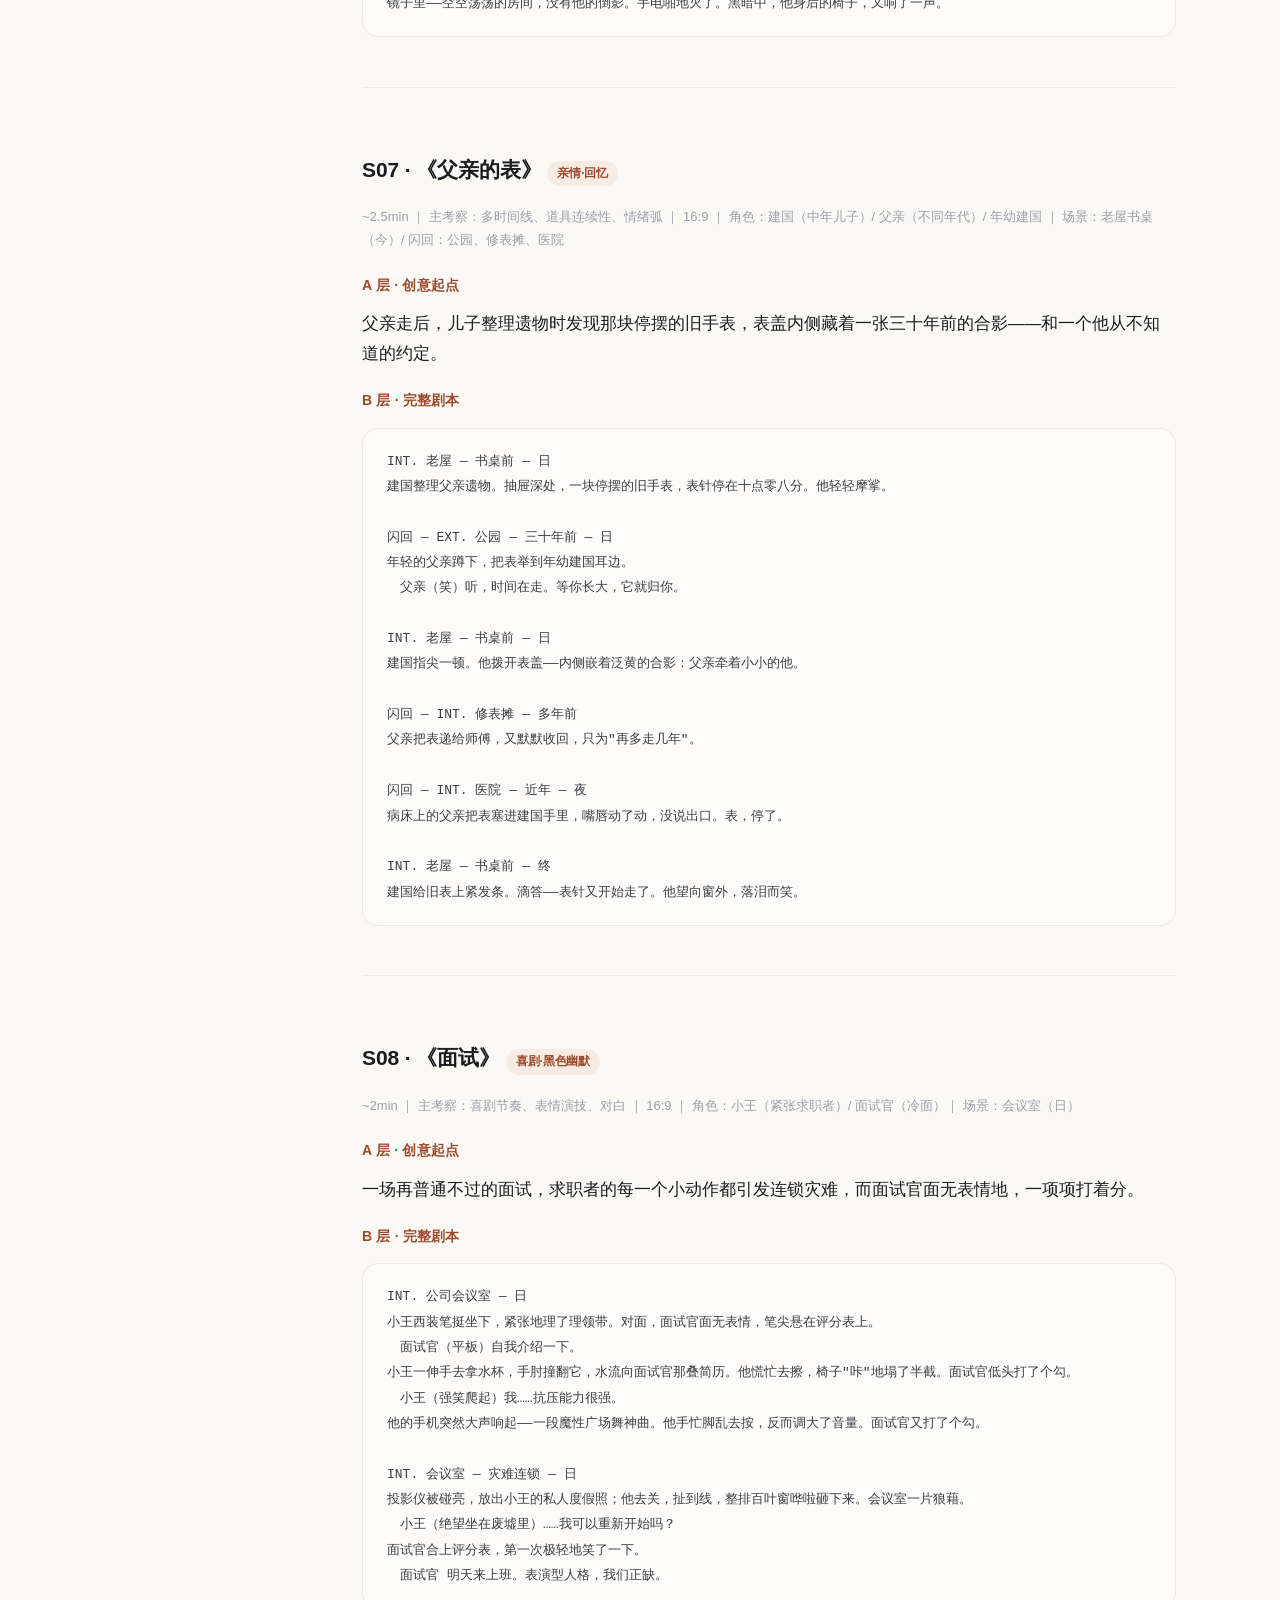
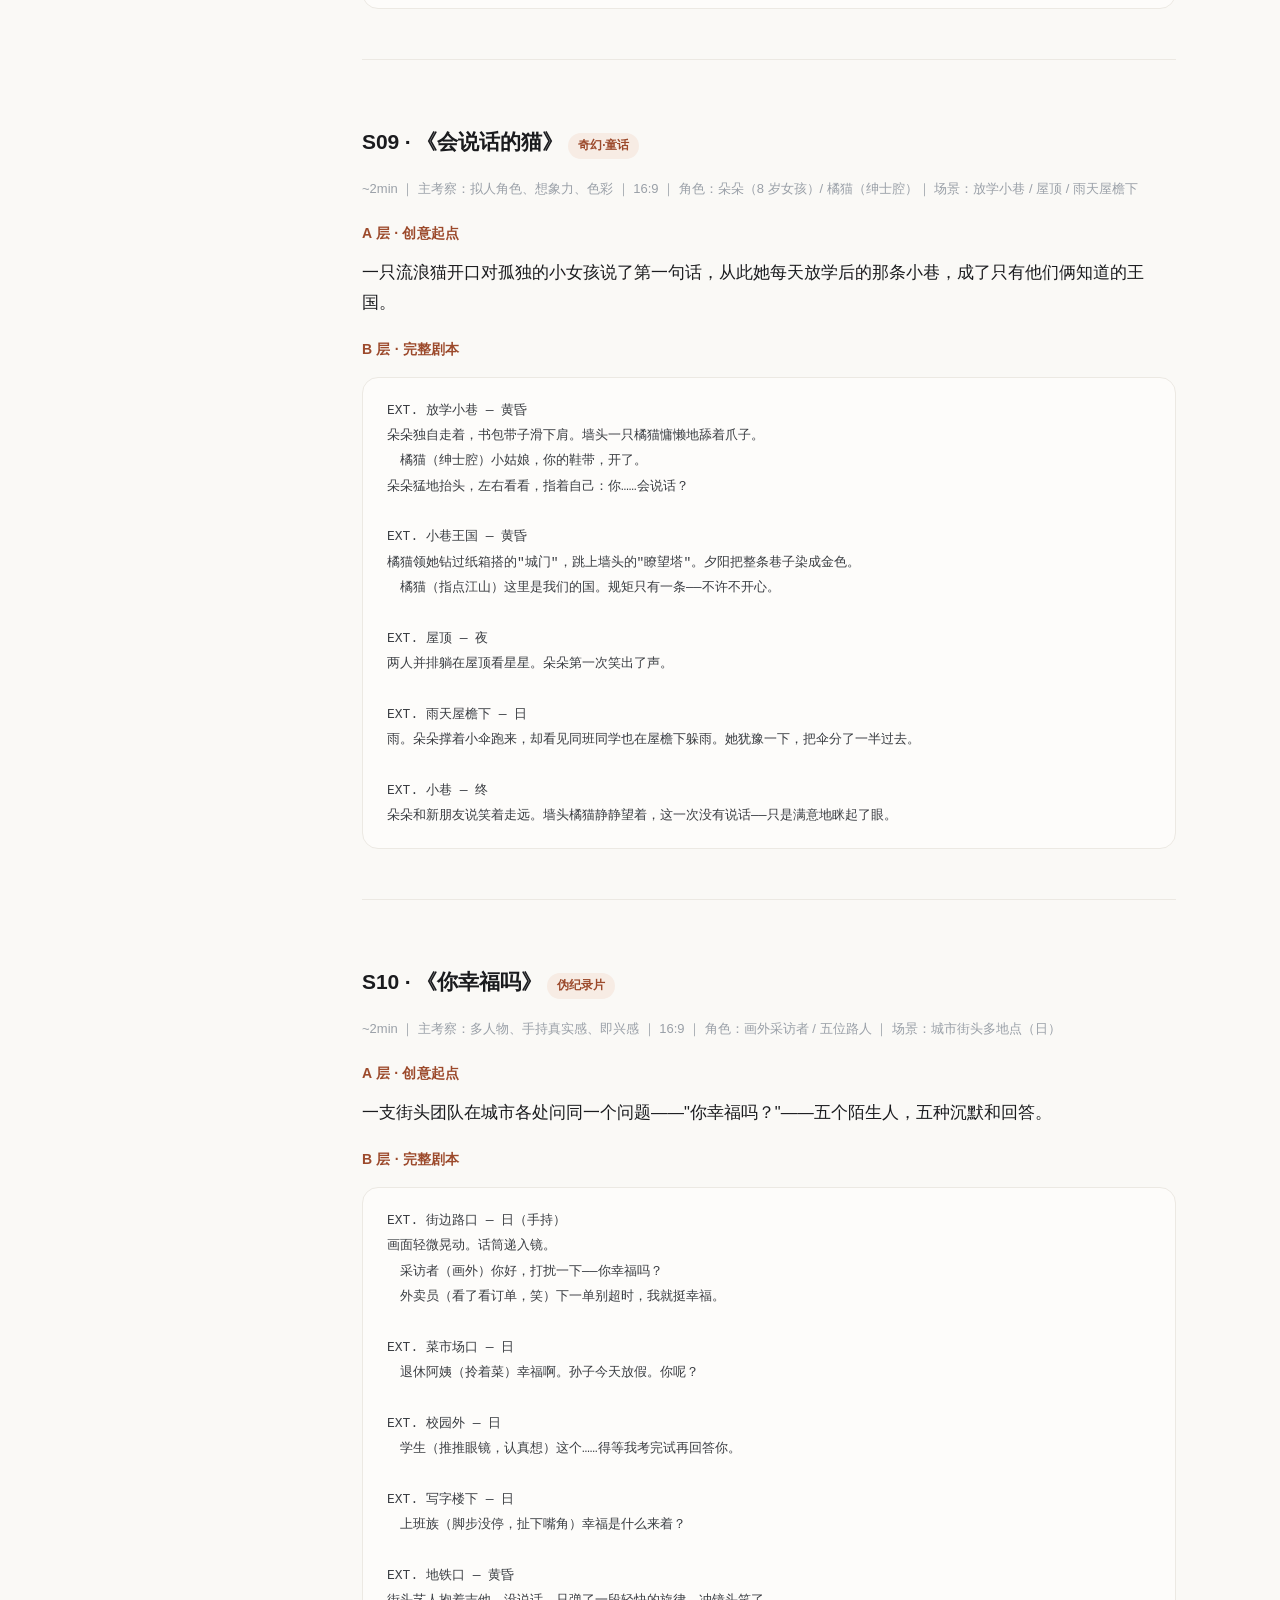
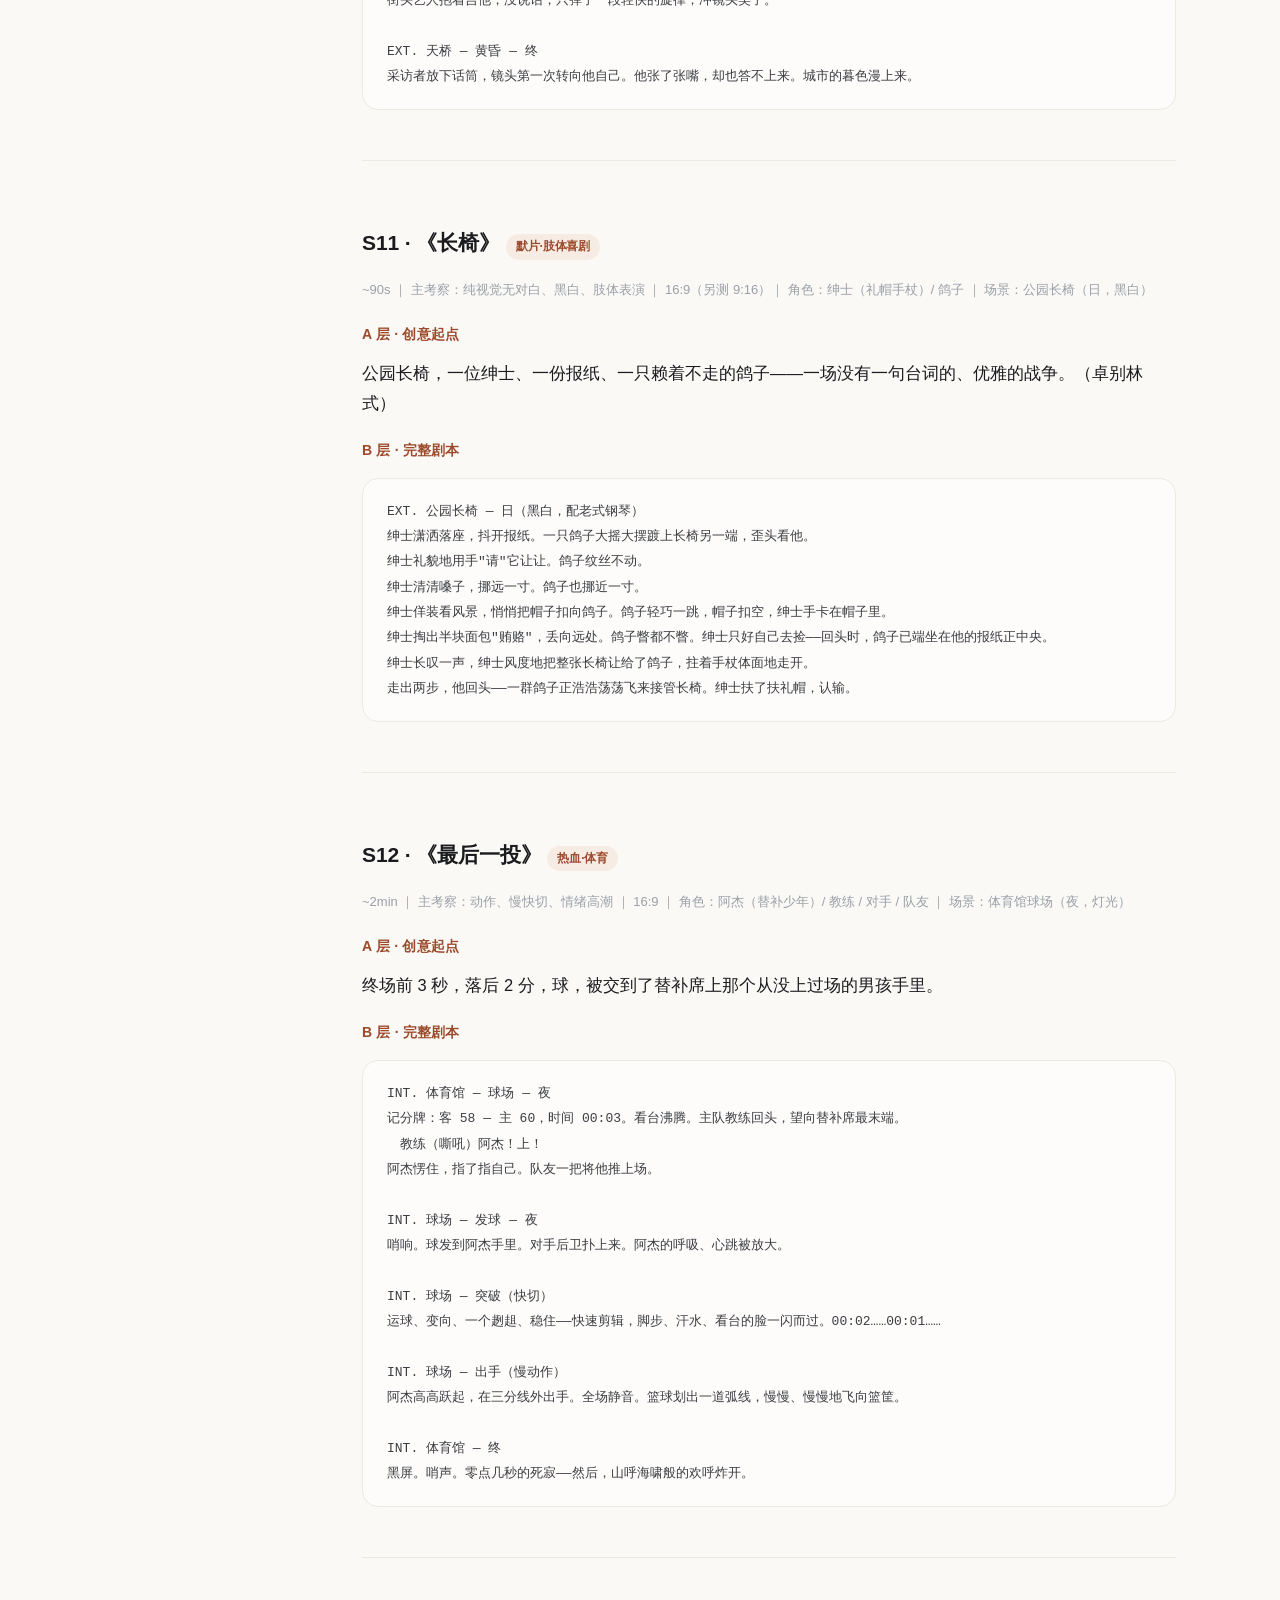
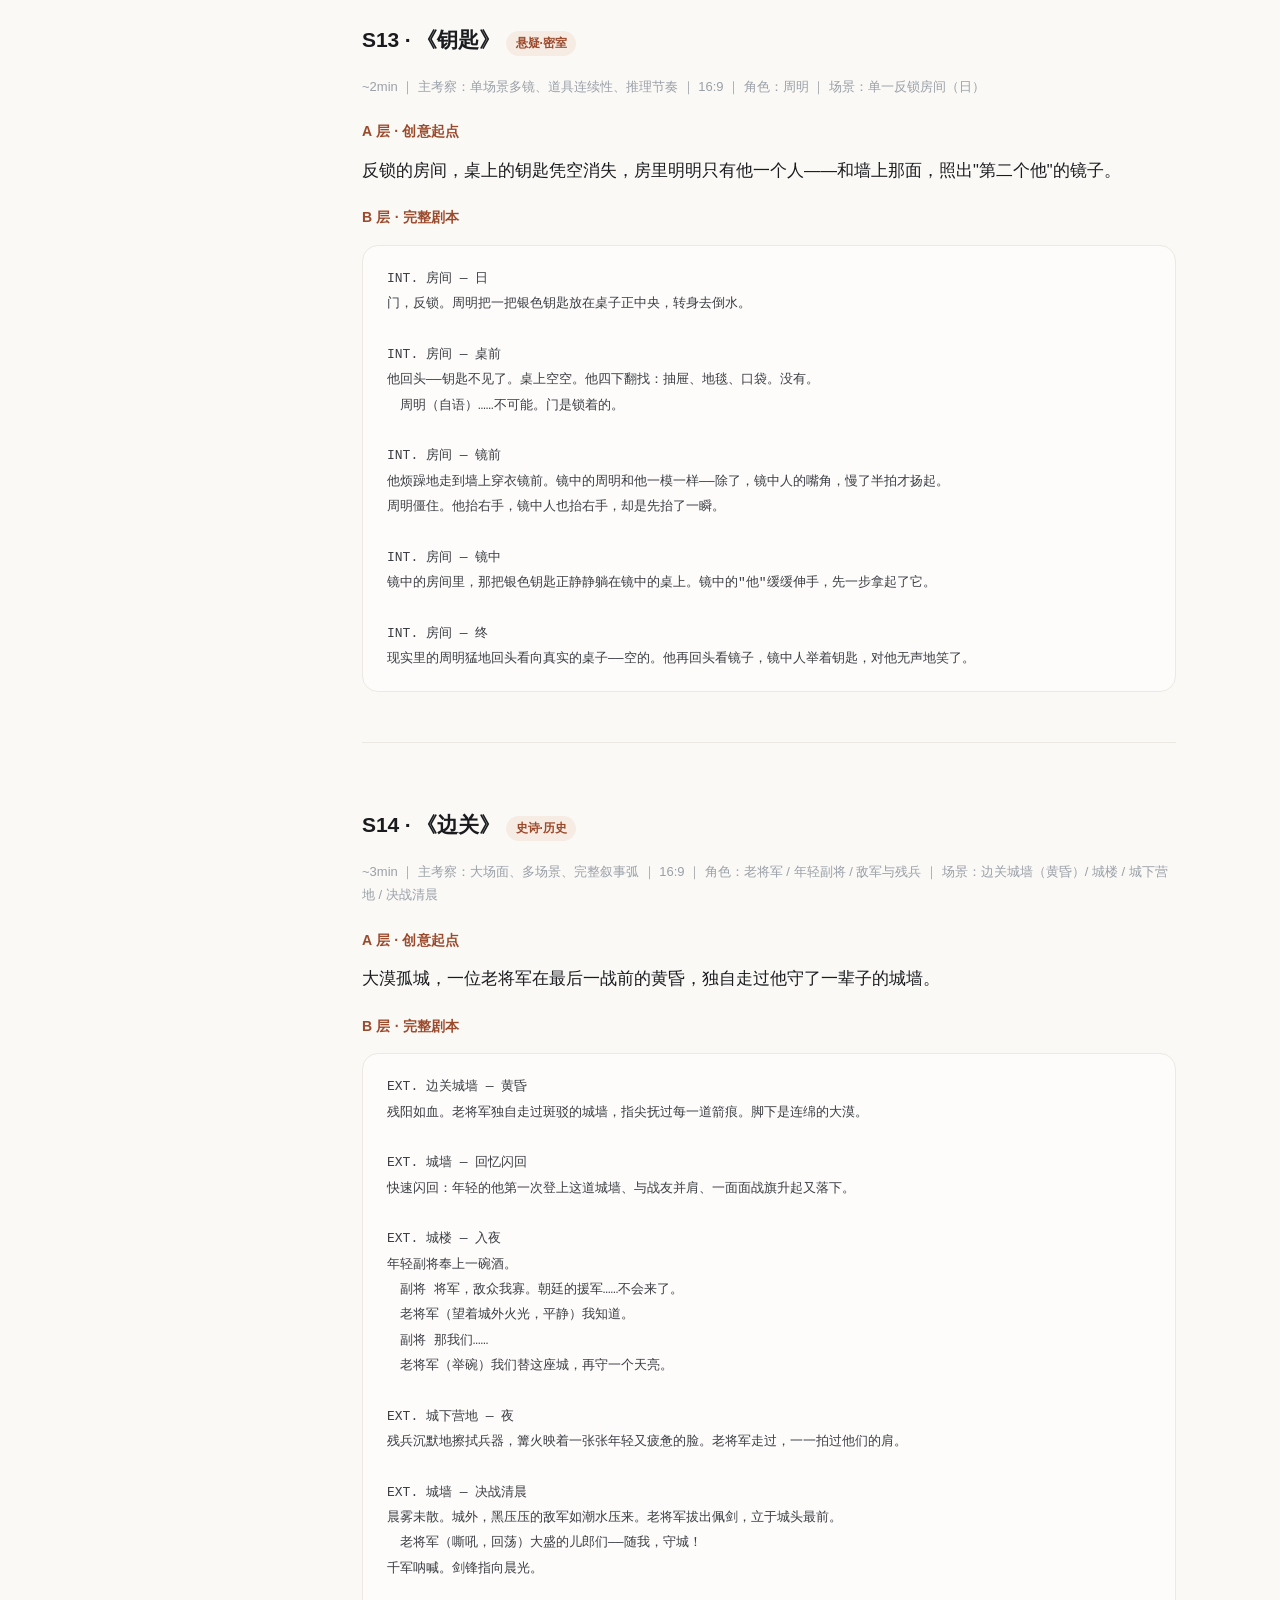
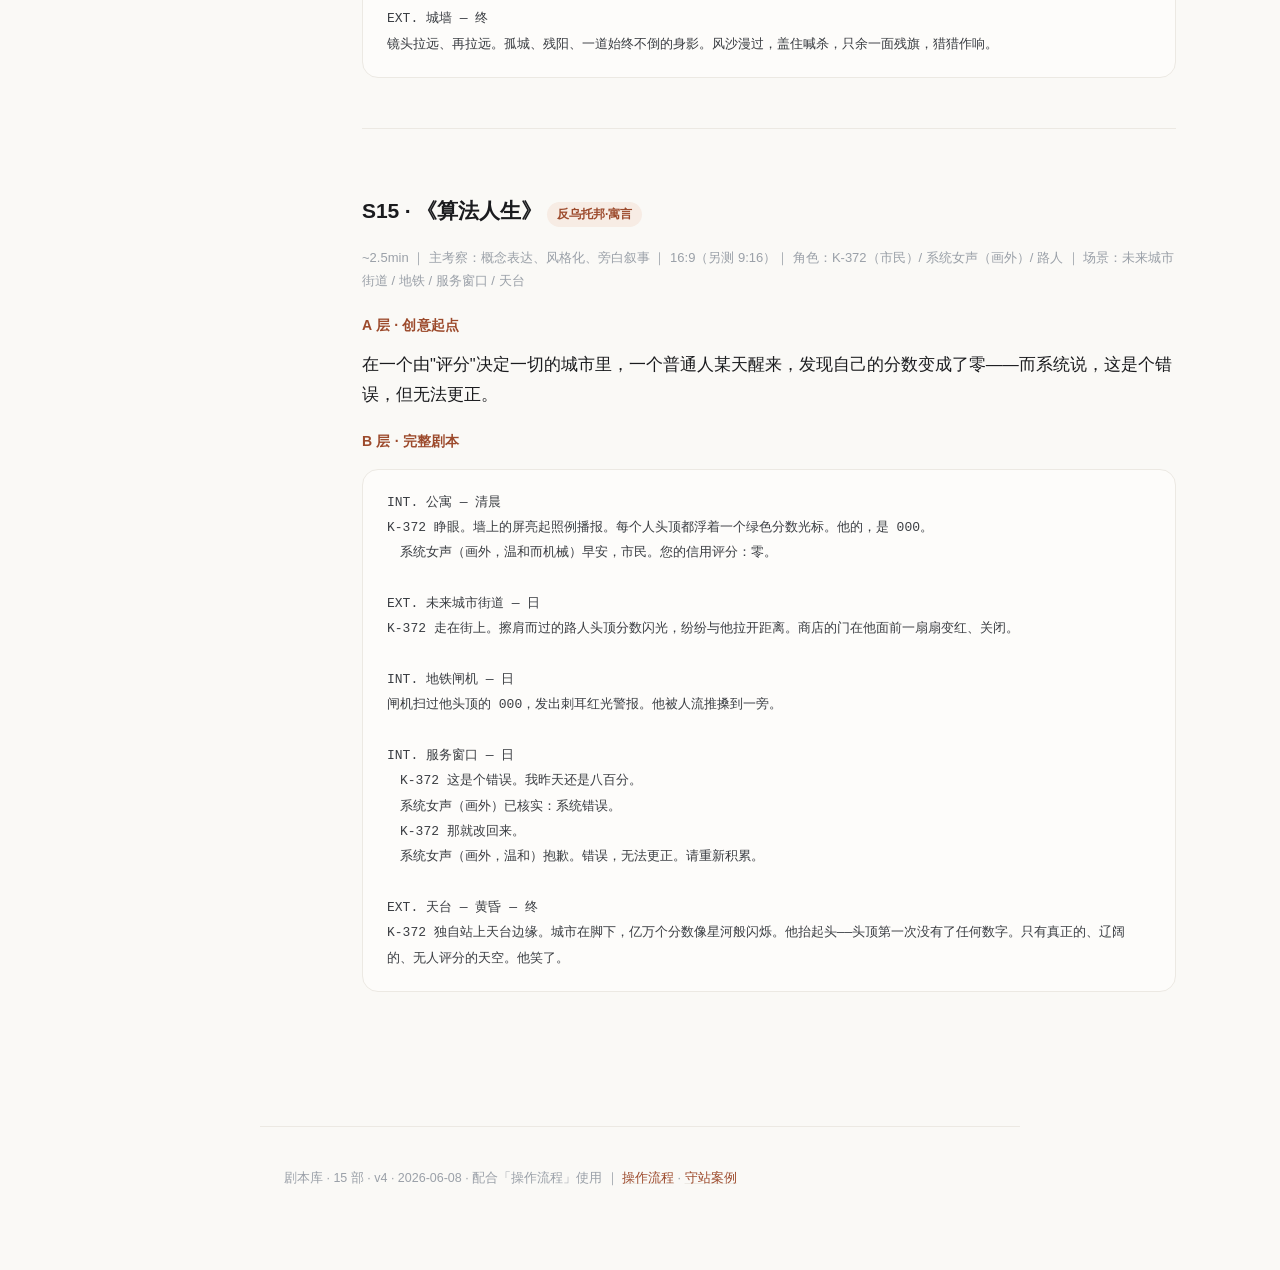
<file: scripts.html>
<!DOCTYPE html>
<html lang="zh-CN">
<head>
<meta charset="utf-8">
<meta name="viewport" content="width=device-width, initial-scale=1"><meta name="robots" content="noindex, nofollow">
<title>统一测试剧本 15 部 / 15 Scripts · Oppy × PAI 2.0</title>
<link rel="stylesheet" href="assets/style.css">
</head>
<body class="lang-zh">

<div class="topbar"><div class="inner">
  <a class="brand" href="index.html"><span class="dot"></span>Oppy × PAI 2.0</a>
  <nav class="nav">
    <a href="index.html"><span class="zh">操作流程</span><span class="en">Playbook</span></a>
    <a class="active" href="scripts.html"><span class="zh">剧本库</span><span class="en">Scripts</span></a>
    <a href="example/s01-keeper/index.html"><span class="zh">案例</span><span class="en">Example</span></a>
  </nav>
  <span class="spacer"></span>
  <span class="langtoggle"><button data-lang="zh">中文</button><button data-lang="en">EN</button></span>
</div></div>

<div class="layout">
  <aside class="toc">
    <p class="toc-title"><span class="zh">15 部剧本</span><span class="en">15 Scripts</span></p>
    <a href="#how"><span class="zh">怎么用</span><span class="en">How to use</span></a>
    <a href="#s01">S01 · <span class="zh">守站</span><span class="en">The Keeper</span></a>
    <a href="#s02">S02 · <span class="zh">同乘</span><span class="en">Going Down</span></a>
    <a href="#s03">S03 · <span class="zh">关东煮</span><span class="en">One More Radish</span></a>
    <a href="#s04">S04 · <span class="zh">雨夜信使</span><span class="en">Rain Courier</span></a>
    <a href="#s05">S05 · <span class="zh">竹林</span><span class="en">The Bamboo Grove</span></a>
    <a href="#s06">S06 · <span class="zh">门</span><span class="en">The Door</span></a>
    <a href="#s07">S07 · <span class="zh">父亲的表</span><span class="en">Father's Watch</span></a>
    <a href="#s08">S08 · <span class="zh">面试</span><span class="en">The Interview</span></a>
    <a href="#s09">S09 · <span class="zh">会说话的猫</span><span class="en">The Talking Cat</span></a>
    <a href="#s10">S10 · <span class="zh">你幸福吗</span><span class="en">Are You Happy</span></a>
    <a href="#s11">S11 · <span class="zh">长椅</span><span class="en">The Bench</span></a>
    <a href="#s12">S12 · <span class="zh">最后一投</span><span class="en">The Last Shot</span></a>
    <a href="#s13">S13 · <span class="zh">钥匙</span><span class="en">The Key</span></a>
    <a href="#s14">S14 · <span class="zh">边关</span><span class="en">The Frontier</span></a>
    <a href="#s15">S15 · <span class="zh">算法人生</span><span class="en">Scored</span></a>
  </aside>

  <main>
  <h1><span class="zh">统一测试剧本 · 15 部</span><span class="en">15 Unified Test Scripts</span></h1>
  <p class="meta"><span class="zh">版本 v4 ｜ 2026-06-08 ｜ 配合「操作流程」使用</span><span class="en">v4 ｜ 2026-06-08 ｜ Use with the Playbook</span></p>

  <!-- how -->
  <h2 id="how"><span class="zh">怎么用</span><span class="en">How to use</span></h2>
  <p><span class="zh"><strong>这 15 部是一个池子，不是要全跑——选 1 部深做。</strong>每部两层：<strong>A 创意起点</strong>（一句话 logline，测从 0 生成）/ <strong>B 完整剧本</strong>（按本拍摄与反复编辑的基线）。选定后<strong>先按四类备好 Reference</strong>（角色 / 场景 / 风格·情绪 / 镜头，<a href="example/s01-keeper/index.html">看守站案例</a>），三环节主动编辑、<strong>两平台改一样的</strong>。测试输入以中文为基准，下方英文为阅读版。完整步骤见 <a href="index.html">操作流程</a>。</span><span class="en"><strong>The 15 are a pool, not a to-do list — pick one to take deep.</strong> Two layers each: <strong>A · seed</strong> (one-line logline, tests zero-to-script) / <strong>B · full script</strong> (baseline for shoot-to-script &amp; repeated editing). After picking, <strong>prepare four kinds of references first</strong> (character / location / style·mood / shot — <a href="example/s01-keeper/index.html">see the Keeper case</a>) and edit actively, <strong>same edits on both platforms</strong>. Canonical input is Chinese; English below is a reading version. Full steps in the <a href="index.html">Playbook</a>.</span></p>

  <h3><span class="zh">15 部一览</span><span class="en">The 15 at a glance</span></h3>
  <div class="tablewrap"><table>
    <thead><tr><th>#</th><th><span class="zh">标题</span><span class="en">Title</span></th><th><span class="zh">类型/风格</span><span class="en">Genre</span></th><th><span class="zh">时长</span><span class="en">Len</span></th></tr></thead>
    <tbody>
      <tr><td>S01</td><td><span class="zh">守站</span><span class="en">The Keeper</span></td><td><span class="zh">科幻·孤独</span><span class="en">Sci-fi · solitude</span></td><td>~90s</td></tr>
      <tr><td>S02</td><td><span class="zh">同乘</span><span class="en">Going Down</span></td><td><span class="zh">悬疑·反转</span><span class="en">Mystery · twist</span></td><td>~2min</td></tr>
      <tr><td>S03</td><td><span class="zh">关东煮</span><span class="en">One More Radish</span></td><td><span class="zh">都市爱情·治愈</span><span class="en">Romance · healing</span></td><td>~2min</td></tr>
      <tr><td>S04</td><td><span class="zh">雨夜信使</span><span class="en">Rain Courier</span></td><td><span class="zh">赛博朋克·动作</span><span class="en">Cyberpunk · action</span></td><td>~2min</td></tr>
      <tr><td>S05</td><td><span class="zh">竹林</span><span class="en">The Bamboo Grove</span></td><td><span class="zh">古风·武侠</span><span class="en">Wuxia</span></td><td>~2.5min</td></tr>
      <tr><td>S06</td><td><span class="zh">门</span><span class="en">The Door</span></td><td><span class="zh">恐怖·氛围</span><span class="en">Horror · mood</span></td><td>~90s</td></tr>
      <tr><td>S07</td><td><span class="zh">父亲的表</span><span class="en">Father's Watch</span></td><td><span class="zh">亲情·回忆</span><span class="en">Family · memory</span></td><td>~2.5min</td></tr>
      <tr><td>S08</td><td><span class="zh">面试</span><span class="en">The Interview</span></td><td><span class="zh">喜剧·黑色幽默</span><span class="en">Comedy · dark</span></td><td>~2min</td></tr>
      <tr><td>S09</td><td><span class="zh">会说话的猫</span><span class="en">The Talking Cat</span></td><td><span class="zh">奇幻·童话</span><span class="en">Fantasy · fable</span></td><td>~2min</td></tr>
      <tr><td>S10</td><td><span class="zh">你幸福吗</span><span class="en">Are You Happy</span></td><td><span class="zh">伪纪录片</span><span class="en">Mockumentary</span></td><td>~2min</td></tr>
      <tr><td>S11</td><td><span class="zh">长椅</span><span class="en">The Bench</span></td><td><span class="zh">默片·肢体喜剧</span><span class="en">Silent · slapstick</span></td><td>~90s</td></tr>
      <tr><td>S12</td><td><span class="zh">最后一投</span><span class="en">The Last Shot</span></td><td><span class="zh">热血·体育</span><span class="en">Sports · spirit</span></td><td>~2min</td></tr>
      <tr><td>S13</td><td><span class="zh">钥匙</span><span class="en">The Key</span></td><td><span class="zh">悬疑·密室</span><span class="en">Mystery · locked room</span></td><td>~2min</td></tr>
      <tr><td>S14</td><td><span class="zh">边关</span><span class="en">The Frontier</span></td><td><span class="zh">史诗·历史</span><span class="en">Epic · historical</span></td><td>~3min</td></tr>
      <tr><td>S15</td><td><span class="zh">算法人生</span><span class="en">Scored</span></td><td><span class="zh">反乌托邦·寓言</span><span class="en">Dystopia · parable</span></td><td>~2.5min</td></tr>
    </tbody>
  </table></div>
  <p class="meta"><span class="zh">建议画幅：默认 16:9；若你选的是 S03 / S11 / S15，可再加一次 9:16 竖版。</span><span class="en">Aspect: default 16:9; if you chose S03 / S11 / S15, add one 9:16 vertical run.</span></p>

  <hr>

  <!-- ===== S01 ===== -->
  <h2 id="s01">S01 · <span class="zh">《守站》</span><span class="en">"The Keeper"</span> <span class="badge b-oppy"><span class="zh">科幻·孤独</span><span class="en">Sci-fi · solitude</span></span></h2>
  <p class="meta"><span class="zh">~90s ｜ 主考察：单主角跨镜一致性、极简对白、情绪 ｜ 16:9 ｜ 角色：守站（维护机器人，琥珀独眼，磨损旧金属，履带底座）｜ 场景：深空中继站长廊 / 发报舱 / 舷窗</span><span class="en">~90s ｜ Tests: single-lead cross-shot consistency, minimal dialogue, mood ｜ 16:9 ｜ Cast: the Keeper (maintenance robot, amber eye, worn metal, tracked base) ｜ Sets: relay-station corridor / transmitter bay / porthole</span></p>
  <h4><span class="zh">A 层 · 创意起点</span><span class="en">Layer A · Creative seed</span></h4>
  <p><span class="zh">一座被遗忘的深空中继站里，最后一台维护机器人日复一日向早已无人回应的地球问好，直到某天信号灯亮起——不是回信，是它自己的关停令。</span><span class="en">In a forgotten deep-space relay station, the last maintenance robot greets a long-silent Earth day after day — until a light comes on: not a reply, but its own decommission order.</span></p>
  <h4><span class="zh">B 层 · 完整剧本</span><span class="en">Layer B · Full screenplay</span></h4>
  <div class="zh"><div class="screenplay">INT. 深空中继站 — 主长廊
冷蓝的长廊，工作灯一盏盏次第亮起。守站从纵深处缓缓驶来，机械臂擦拭舷窗。

INT. 中继站 — 舷窗前
擦净的圆窗里浮出星海，远处一颗淡蓝色的点。守站停下，琥珀色独眼望向它。
　守站（低缓）早安。

INT. 中继站 — 发报舱
守站按下按键，一束信号细细爬向那颗蓝点。它面朝舷窗等待。什么都没有回来。它转身离开。

INT. 主长廊 — 红灯
一盏红灯第一次亮起。守站急切转身，履带加速驶近——它以为，是回信。

INT. 发报舱 — 屏幕
屏幕上是冰冷的退役指令。守站的琥珀眼由暖，一点点冷成灰。

INT. 发报舱
守站驶回发报台，按下最后一次键。身后长廊的灯，一盏接一盏熄灭。
　守站（极轻）希望……还有人在听。

INT. 舷窗前 — 终
那颗蓝点映在它的琥珀眼里。暖光多停了一拍——然后熄灭。全黑，静默。</div></div>
  <div class="en"><div class="screenplay">INT. DEEP-SPACE RELAY STATION — MAIN CORRIDOR
A cold-blue corridor; work lights blink on one by one. The KEEPER rolls up from the depths, its arm wiping a porthole.

INT. STATION — AT THE PORTHOLE
Through the cleaned circle, a sea of stars; far off, a pale blue dot. The Keeper stops, amber eye fixed on it.
　KEEPER (low) Good morning.

INT. STATION — TRANSMITTER BAY
It presses a key; a thin signal crawls toward the blue dot. It waits, facing out. Nothing returns. It turns away.

INT. MAIN CORRIDOR — RED LIGHT
For the first time, a red light. The Keeper wheels around, treads quickening — it thinks: a reply.

INT. TRANSMITTER BAY — SCREEN
On the screen, a cold decommission order. The amber eye cools, bit by bit, to grey.

INT. TRANSMITTER BAY
It rolls back, presses the key one last time. Behind it, the corridor lights die one by one.
　KEEPER (barely) I hope... someone is still listening.

INT. AT THE PORTHOLE — END
The blue dot rests in its amber eye. The warm glow holds one beat longer — then goes out. Black. Silence.</div></div>

  <hr>

  <!-- ===== S02 ===== -->
  <h2 id="s02">S02 · <span class="zh">《同乘》</span><span class="en">"Going Down"</span> <span class="badge b-oppy"><span class="zh">悬疑·反转</span><span class="en">Mystery · twist</span></span></h2>
  <p class="meta"><span class="zh">~2min ｜ 主考察：双人对手戏、反转结构、对白密度 ｜ 16:9 ｜ 角色：林菲（30 岁白领）/ 陌生男人（湿透，沉默）｜ 场景：写字楼电梯内（夜）</span><span class="en">~2min ｜ Tests: two-hander, twist, dialogue density ｜ 16:9 ｜ Cast: Lin Fei (30, office worker) / a Stranger (soaked, silent) ｜ Set: office elevator (night)</span></p>
  <h4><span class="zh">A 层 · 创意起点</span><span class="en">Layer A · Creative seed</span></h4>
  <p><span class="zh">深夜写字楼的电梯里，一个加班的白领和一个浑身湿透的陌生人同乘，楼层越下越深，陌生人说出了只有死者才知道的事。</span><span class="en">Late at night, in an office elevator, an overworked clerk shares the car with a soaked stranger. The floors fall deeper and deeper, and the stranger says something only the dead could know.</span></p>
  <h4><span class="zh">B 层 · 完整剧本</span><span class="en">Layer B · Full screenplay</span></h4>
  <div class="zh"><div class="screenplay">INT. 写字楼电梯 — 夜
林菲抱着电脑包进电梯，按下 1 楼。门将合时，一只湿透的手伸进来。陌生男人走入，浑身滴水。林菲后退半步。电梯下行：12……11……10。
　陌生男人（不看她）你也是来还东西的吗。
　林菲（迟疑）……什么？
数字继续：6……5……4。男人缓缓转头。
　陌生男人 三年前，你在这部电梯里，丢了一样东西。
林菲攥紧了包。电梯到 1，门却没开。数字继续：B1……B2……

INT. 电梯 — 更深处
灯光闪烁。男人摊开手——掌心是一张泛黄的工牌，照片上是更年轻的林菲。
　陌生男人（轻声）它一直在等你回来拿。
叮。门开。林菲猛地回头——电梯里只剩她一个人。湿漉漉的地板上，静静躺着那张工牌。

INT. 大堂 — 监控视角
监控画面里，从头到尾，电梯里始终只有林菲一人。</div></div>
  <div class="en"><div class="screenplay">INT. OFFICE ELEVATOR — NIGHT
LIN FEI steps in with her laptop bag, presses 1. As the doors close, a soaked hand slips through. A STRANGER enters, dripping. She edges back. Down it goes: 12… 11… 10.
　STRANGER (not looking) Are you here to return something too?
　LIN FEI (hesitant) ...What?
The count falls: 6… 5… 4. He turns his head, slowly.
　STRANGER Three years ago, in this elevator, you lost something.
She grips the bag. It reaches 1 — the doors don't open. B1… B2…

INT. ELEVATOR — DEEPER
Lights flicker. He opens his hand — a yellowed staff badge, a younger Lin Fei in the photo.
　STRANGER (softly) It's been waiting for you to come back for it.
Ding. Doors open. She spins around — she is alone. On the wet floor lies the badge.

INT. LOBBY — CCTV
On the footage, from start to finish, only Lin Fei was ever in that car.</div></div>

  <hr>

  <!-- ===== S03 ===== -->
  <h2 id="s03">S03 · <span class="zh">《关东煮》</span><span class="en">"One More Radish"</span> <span class="badge b-oppy"><span class="zh">都市爱情·治愈</span><span class="en">Romance · healing</span></span></h2>
  <p class="meta"><span class="zh">~2min ｜ 主考察：暖色调情绪、双人互动、生活质感 ｜ 16:9（另测 9:16）｜ 角色：小满（25 岁）/ 阿哲（夜班店员）｜ 场景：24h 便利店（暖黄灯）/ 店外街道（夜）</span><span class="en">~2min ｜ Tests: warm tone, two-person chemistry, slice-of-life texture ｜ 16:9 (also 9:16) ｜ Cast: Xiaoman (25) / Ah-Zhe (night clerk) ｜ Sets: 24h convenience store / street outside (night)</span></p>
  <h4><span class="zh">A 层 · 创意起点</span><span class="en">Layer A · Creative seed</span></h4>
  <p><span class="zh">连续加班的女孩每晚来同一家便利店买关东煮，沉默寡言的夜班店员总会"多给一颗萝卜"，直到某晚她终于问出为什么。</span><span class="en">An overworked girl buys oden at the same convenience store every night, and the quiet night clerk always slips in "one extra radish" — until one night she finally asks why.</span></p>
  <h4><span class="zh">B 层 · 完整剧本</span><span class="en">Layer B · Full screenplay</span></h4>
  <div class="zh"><div class="screenplay">EXT. 城市街道 — 夜
霓虹与车灯。小满拖着疲惫的脚步，推开便利店玻璃门，门铃叮咚。

INT. 便利店 — 关东煮柜台 — 夜
暖黄的灯。小满指了指萝卜和鱼饼。阿哲低头夹菜，默默多放了一颗萝卜。
　小满（小声）我没点两颗萝卜。
　阿哲（不抬头）……嗯。
她笑了笑，没再说。镜头扫过她眼下的乌青。

INT. 便利店 — 靠窗座位 — 夜
小满独自吃着，热气模糊了窗。窗外阿哲把"营业中"的牌子扶正，回头看了她一眼，又移开。

INT. 便利店 — 收银台 — 又一夜
小满来结账，阿哲递回小票。她走到门口，低头看小票背面，一行字：「萝卜会让人暖和。你也要。」

EXT. 街道 — 夜 — 终
她回头，隔着玻璃门，两人都愣了一下，然后各自笑了。门铃叮咚。</div></div>
  <div class="en"><div class="screenplay">EXT. CITY STREET — NIGHT
Neon and headlights. XIAOMAN drags herself to the store, pushes the glass door — chime.

INT. STORE — ODEN COUNTER — NIGHT
Warm yellow light. She points at radish and fishcake. AH-ZHE, head down, quietly adds one extra radish.
　XIAOMAN (small voice) I didn't order two radishes.
　AH-ZHE (not looking up) ...Mm.
She smiles, says no more. The camera grazes the shadows under her eyes.

INT. STORE — WINDOW SEAT — NIGHT
She eats alone; steam fogs the glass. Outside, Ah-Zhe straightens the "OPEN" sign, glances back at her, then away.

INT. STORE — REGISTER — ANOTHER NIGHT
She pays; he hands back the receipt. At the door she turns it over — a line on the back: "Radish keeps you warm. You should be too."

EXT. STREET — NIGHT — END
She turns back. Through the glass, both freeze a beat — then each smiles. Chime.</div></div>

  <hr>

  <!-- ===== S04 ===== -->
  <h2 id="s04">S04 · <span class="zh">《雨夜信使》</span><span class="en">"Rain Courier"</span> <span class="badge b-oppy"><span class="zh">赛博朋克·动作</span><span class="en">Cyberpunk · action</span></span></h2>
  <p class="meta"><span class="zh">~2min ｜ 主考察：霓虹风格还原、复杂运镜、特效 ｜ 16:9 ｜ 角色：凛（义体信使，机械臂，荧光纹身）/ 追猎无人机群 ｜ 场景：霓虹高楼街道（雨夜）/ 天桥 / 地下通道</span><span class="en">~2min ｜ Tests: neon-style fidelity, complex camera, VFX ｜ 16:9 ｜ Cast: Lin (augmented courier, mechanical arm, glowing tattoo) / drone swarm ｜ Sets: neon high-rise street (rainy night) / footbridge / underpass</span></p>
  <h4><span class="zh">A 层 · 创意起点</span><span class="en">Layer A · Creative seed</span></h4>
  <p><span class="zh">2099 年的霓虹雨夜，一个义体信使带着一枚数据芯片在高楼峡谷间狂奔，无人机军团在身后追猎。</span><span class="en">A neon rainy night, 2099: an augmented courier sprints through canyons of skyscrapers with a data chip, a legion of drones hunting behind.</span></p>
  <h4><span class="zh">B 层 · 完整剧本</span><span class="en">Layer B · Full screenplay</span></h4>
  <div class="zh"><div class="screenplay">EXT. 未来都市 — 高楼街道 — 雨夜
霓虹招牌在雨幕里晕开。凛贴着湿亮的街面狂奔，机械臂泛冷光，掌心攥着一枚发蓝光的芯片。

EXT. 天桥 — 雨夜
身后一群蓝光无人机破空追来。凛跃上栏杆，纵身跳下。

EXT. 楼宇峡谷 — 下坠
镜头跟着凛一起下坠，霓虹从两侧飞速倒退，雨丝被甩成线。她抓住一根缆索，荡向对面。

EXT. 地下通道入口 — 雨夜
凛滚落进通道，无人机群在入口被铁闸截断，撞出一片火花。

INT. 地下通道 — 暗
喘息。凛摊开掌心，芯片蓝光映在脸上。通道深处，传来新的嗡鸣。

EXT. 通道另一端 — 终
凛回头看了一眼，霓虹的红与蓝在积水里碎成一地。她转身，再次奔入雨中。</div></div>
  <div class="en"><div class="screenplay">EXT. FUTURE CITY — HIGH-RISE STREET — RAINY NIGHT
Neon signs bleed through the rain. LIN sprints along the wet-bright street, mechanical arm glinting, a blue-glowing chip in her fist.

EXT. FOOTBRIDGE — RAINY NIGHT
Behind her, a swarm of blue drones cuts through the air. She vaults the railing and leaps.

EXT. CANYON OF TOWERS — FALLING
The camera falls with her; neon streaks past, rain stretched into lines. She grabs a cable and swings across.

EXT. UNDERPASS MOUTH — RAINY NIGHT
She tumbles into the tunnel; the drones are cut off by a steel gate, bursting into sparks.

INT. UNDERPASS — DARK
Panting. She opens her palm; the chip's glow lights her face. Deep in the tunnel, a new hum rises.

EXT. TUNNEL'S FAR END — END
She glances back — red and blue neon shatter across the puddles. She turns and runs back into the rain.</div></div>

  <hr>

  <!-- ===== S05 ===== -->
  <h2 id="s05">S05 · <span class="zh">《竹林》</span><span class="en">"The Bamboo Grove"</span> <span class="badge b-oppy"><span class="zh">古风·武侠</span><span class="en">Wuxia</span></span></h2>
  <p class="meta"><span class="zh">~2.5min ｜ 主考察：风格还原、动作设计、多场景 ｜ 16:9 ｜ 角色：白衣剑客 / 蒙面刀客 ｜ 场景：竹林（暮色）/ 溪边</span><span class="en">~2.5min ｜ Tests: style fidelity, action design, multi-location ｜ 16:9 ｜ Cast: a Swordsman in white / a masked Saber ｜ Sets: bamboo grove (dusk) / stream</span></p>
  <h4><span class="zh">A 层 · 创意起点</span><span class="en">Layer A · Creative seed</span></h4>
  <p><span class="zh">暮色竹林，一位白衣剑客与蒙面刀客的宿命对决，落叶未及触地，胜负已分。</span><span class="en">At dusk in a bamboo grove, a white-robed swordsman and a masked saber meet their fated duel — before a falling leaf touches ground, it is decided.</span></p>
  <h4><span class="zh">B 层 · 完整剧本</span><span class="en">Layer B · Full screenplay</span></h4>
  <div class="zh"><div class="screenplay">EXT. 竹林 — 暮色
风过，万竿青竹齐齐俯仰。白衣剑客自竹影深处缓步而出，剑未出鞘。

EXT. 竹林 — 对峙
对面，蒙面刀客负刀而立。两人相隔十步，落叶在他们之间打着旋。
　白衣剑客（平静）三年了。
　蒙面刀客（沉声）该有个了结。

EXT. 竹林 — 交锋
刀光起。两道身影在竹间穿掠，竹叶纷飞。剑与刀只交三合，每一合快到只见残影。

EXT. 溪边 — 暮色
两人分立溪水两端，背对背。一片竹叶终于飘落水面。白衣剑客剑尖一滴血落入溪中，蒙面刀客的面巾无声滑落。

EXT. 溪边 — 终
白衣剑客还剑入鞘，未回头。
　白衣剑客（轻）走吧。下次，换个地方。
暮色四合，竹林归于寂静。</div></div>
  <div class="en"><div class="screenplay">EXT. BAMBOO GROVE — DUSK
Wind passes; ten thousand stalks bow as one. The SWORDSMAN in white steps from the shadows, blade still sheathed.

EXT. GROVE — STANDOFF
Across from him, the masked SABER stands, blade on his back. Ten paces apart, a leaf spins between them.
　SWORDSMAN (calm) Three years.
　SABER (low) Time to end it.

EXT. GROVE — CLASH
Steel flashes. Two figures streak through the bamboo, leaves flying. Sword and saber cross just three times — each too fast to see but as afterimage.

EXT. STREAM — DUSK
They stand at opposite banks, back to back. At last the leaf settles on the water. From the swordsman's tip, one drop of blood falls into the stream; the Saber's mask slips silently away.

EXT. STREAM — END
The swordsman sheathes his blade, not looking back.
　SWORDSMAN (softly) Go. Next time, somewhere else.
Dusk closes in; the grove falls silent.</div></div>

  <hr>

  <!-- ===== S06 ===== -->
  <h2 id="s06">S06 · <span class="zh">《门》</span><span class="en">"The Door"</span> <span class="badge b-oppy"><span class="zh">恐怖·氛围</span><span class="en">Horror · mood</span></span></h2>
  <p class="meta"><span class="zh">~90s ｜ 主考察：光影氛围、紧张节奏、留白 ｜ 16:9 ｜ 角色：阿成（回乡男人）｜ 场景：老宅门厅 / 走廊 / 卧室（夜）</span><span class="en">~90s ｜ Tests: light &amp; shadow, tension, restraint ｜ 16:9 ｜ Cast: A-Cheng (a man come home) ｜ Sets: old-house hall / corridor / bedroom (night)</span></p>
  <h4><span class="zh">A 层 · 创意起点</span><span class="en">Layer A · Creative seed</span></h4>
  <p><span class="zh">一个回乡的男人推开祖宅尘封的门，屋里的每一样东西都还在动——只有他，本不该在这里。</span><span class="en">A man comes home and pushes open the sealed door of the old family house. Everything inside is still alive and moving — only he should not be here.</span></p>
  <h4><span class="zh">B 层 · 完整剧本</span><span class="en">Layer B · Full screenplay</span></h4>
  <div class="zh"><div class="screenplay">EXT. 老宅门口 — 夜
阿成站在斑驳的木门前，手电的光圈在门环上抖。他推门，门轴长长地呻吟。

INT. 老宅 — 门厅 — 夜
灰尘在光束里浮动。桌上的茶还温着，热气袅袅。墙上的挂钟，滴答，走着。
　阿成（喃喃）……家里，有人吗？

INT. 老宅 — 走廊 — 夜
他往里走。两侧旧照片的眼睛似乎都跟着他。一扇虚掩的门后，传来椅子轻轻挪动的声音。

INT. 老宅 — 卧室 — 夜
床铺得整整齐齐，像有人刚起身。梳妆镜蒙着布。阿成伸手，掀开。

INT. 卧室 — 镜前 — 终
镜子里——空空荡荡的房间，没有他的倒影。手电啪地灭了。黑暗中，他身后的椅子，又响了一声。</div></div>
  <div class="en"><div class="screenplay">EXT. OLD HOUSE — DOORWAY — NIGHT
A-CHENG stands at the weathered wooden door, his flashlight trembling on the ring. He pushes; the hinge gives a long groan.

INT. OLD HOUSE — ENTRY HALL — NIGHT
Dust drifts in the beam. The tea on the table is still warm, steaming. The wall clock ticks, running.
　A-CHENG (murmuring) ...Is anyone home?

INT. OLD HOUSE — CORRIDOR — NIGHT
He moves deeper. The eyes in the old photos seem to follow. Behind a half-open door, a chair shifts, softly.

INT. OLD HOUSE — BEDROOM — NIGHT
The bed is made, as if someone just rose. The mirror is draped. A-Cheng reaches out and lifts the cloth.

INT. BEDROOM — AT THE MIRROR — END
In the mirror — an empty room, no reflection of him. The flashlight snaps out. In the dark, behind him, the chair creaks again.</div></div>

  <hr>

  <!-- ===== S07 ===== -->
  <h2 id="s07">S07 · <span class="zh">《父亲的表》</span><span class="en">"Father's Watch"</span> <span class="badge b-oppy"><span class="zh">亲情·回忆</span><span class="en">Family · memory</span></span></h2>
  <p class="meta"><span class="zh">~2.5min ｜ 主考察：多时间线、道具连续性、情绪弧 ｜ 16:9 ｜ 角色：建国（中年儿子）/ 父亲（不同年代）/ 年幼建国 ｜ 场景：老屋书桌（今）/ 闪回：公园、修表摊、医院</span><span class="en">~2.5min ｜ Tests: multi-timeline, prop continuity, emotional arc ｜ 16:9 ｜ Cast: Jianguo (middle-aged son) / Father (across years) / young Jianguo ｜ Sets: old desk (now) / flashbacks: park, watch stall, hospital</span></p>
  <h4><span class="zh">A 层 · 创意起点</span><span class="en">Layer A · Creative seed</span></h4>
  <p><span class="zh">父亲走后，儿子整理遗物时发现那块停摆的旧手表，表盖内侧藏着一张三十年前的合影——和一个他从不知道的约定。</span><span class="en">After his father passes, a son sorting the belongings finds a stopped old watch; inside the case is a thirty-year-old photo — and a promise he never knew.</span></p>
  <h4><span class="zh">B 层 · 完整剧本</span><span class="en">Layer B · Full screenplay</span></h4>
  <div class="zh"><div class="screenplay">INT. 老屋 — 书桌前 — 日
建国整理父亲遗物。抽屉深处，一块停摆的旧手表，表针停在十点零八分。他轻轻摩挲。

闪回 — EXT. 公园 — 三十年前 — 日
年轻的父亲蹲下，把表举到年幼建国耳边。
　父亲（笑）听，时间在走。等你长大，它就归你。

INT. 老屋 — 书桌前 — 日
建国指尖一顿。他拨开表盖——内侧嵌着泛黄的合影：父亲牵着小小的他。

闪回 — INT. 修表摊 — 多年前
父亲把表递给师傅，又默默收回，只为"再多走几年"。

闪回 — INT. 医院 — 近年 — 夜
病床上的父亲把表塞进建国手里，嘴唇动了动，没说出口。表，停了。

INT. 老屋 — 书桌前 — 终
建国给旧表上紧发条。滴答——表针又开始走了。他望向窗外，落泪而笑。</div></div>
  <div class="en"><div class="screenplay">INT. OLD HOUSE — AT THE DESK — DAY
JIANGUO sorts his father's things. Deep in a drawer, a stopped old watch, hands frozen at 10:08. He runs a thumb over it.

FLASHBACK — EXT. PARK — THIRTY YEARS AGO — DAY
The young FATHER crouches, holding the watch to little Jianguo's ear.
　FATHER (smiling) Listen — time is moving. When you grow up, it's yours.

INT. OLD HOUSE — AT THE DESK — DAY
His thumb stops. He pries the case open — a yellowed photo inside: Father holding tiny him by the hand.

FLASHBACK — INT. WATCH-REPAIR STALL — YEARS AGO
Father hands the watch to the repairman, then quietly takes it back — just to let it "run a few more years."

FLASHBACK — INT. HOSPITAL — RECENT YEARS — NIGHT
On the bed, Father presses the watch into Jianguo's hand, lips moving, nothing said. The watch stops.

INT. OLD HOUSE — AT THE DESK — END
Jianguo winds the old watch. Tick — the hands move again. He looks out the window, tears and a smile.</div></div>

  <hr>

  <!-- ===== S08 ===== -->
  <h2 id="s08">S08 · <span class="zh">《面试》</span><span class="en">"The Interview"</span> <span class="badge b-oppy"><span class="zh">喜剧·黑色幽默</span><span class="en">Comedy · dark</span></span></h2>
  <p class="meta"><span class="zh">~2min ｜ 主考察：喜剧节奏、表情演技、对白 ｜ 16:9 ｜ 角色：小王（紧张求职者）/ 面试官（冷面）｜ 场景：会议室（日）</span><span class="en">~2min ｜ Tests: comic timing, facial acting, dialogue ｜ 16:9 ｜ Cast: Xiao Wang (nervous applicant) / Interviewer (deadpan) ｜ Set: meeting room (day)</span></p>
  <h4><span class="zh">A 层 · 创意起点</span><span class="en">Layer A · Creative seed</span></h4>
  <p><span class="zh">一场再普通不过的面试，求职者的每一个小动作都引发连锁灾难，而面试官面无表情地，一项项打着分。</span><span class="en">An utterly ordinary interview in which the applicant's every small move triggers a chain of disasters — while the interviewer, expressionless, keeps scoring, line by line.</span></p>
  <h4><span class="zh">B 层 · 完整剧本</span><span class="en">Layer B · Full screenplay</span></h4>
  <div class="zh"><div class="screenplay">INT. 公司会议室 — 日
小王西装笔挺坐下，紧张地理了理领带。对面，面试官面无表情，笔尖悬在评分表上。
　面试官（平板）自我介绍一下。
小王一伸手去拿水杯，手肘撞翻它，水流向面试官那叠简历。他慌忙去擦，椅子"咔"地塌了半截。面试官低头打了个勾。
　小王（强笑爬起）我……抗压能力很强。
他的手机突然大声响起——一段魔性广场舞神曲。他手忙脚乱去按，反而调大了音量。面试官又打了个勾。

INT. 会议室 — 灾难连锁 — 日
投影仪被碰亮，放出小王的私人度假照；他去关，扯到线，整排百叶窗哗啦砸下来。会议室一片狼藉。
　小王（绝望坐在废墟里）……我可以重新开始吗？
面试官合上评分表，第一次极轻地笑了一下。
　面试官 明天来上班。表演型人格，我们正缺。</div></div>
  <div class="en"><div class="screenplay">INT. COMPANY MEETING ROOM — DAY
XIAO WANG sits down ramrod-straight, nervously fixing his tie. Across the table, the INTERVIEWER is blank, pen poised over a scoring sheet.
　INTERVIEWER (flat) Introduce yourself.
He reaches for the water cup, knocks it over with his elbow; water runs across the interviewer's stack of résumés. Scrambling to wipe it, his chair collapses halfway with a crack. The interviewer looks down and makes a checkmark.
　XIAO WANG (forcing a smile, climbing up) I... handle pressure very well.
His phone suddenly blares a maddeningly catchy square-dance tune. Fumbling to silence it, he turns the volume up instead. Another checkmark.

INT. MEETING ROOM — CHAIN REACTION — DAY
The projector blinks on, showing his private vacation photos; he yanks the cord, and the whole blind crashes down. The room is a wreck.
　XIAO WANG (slumped in the rubble) ...Can I start over?
The interviewer closes the sheet and, for the first time, smiles faintly.
　INTERVIEWER Start Monday. We're short on the performative type.</div></div>

  <hr>

  <!-- ===== S09 ===== -->
  <h2 id="s09">S09 · <span class="zh">《会说话的猫》</span><span class="en">"The Talking Cat"</span> <span class="badge b-oppy"><span class="zh">奇幻·童话</span><span class="en">Fantasy · fable</span></span></h2>
  <p class="meta"><span class="zh">~2min ｜ 主考察：拟人角色、想象力、色彩 ｜ 16:9 ｜ 角色：朵朵（8 岁女孩）/ 橘猫（绅士腔）｜ 场景：放学小巷 / 屋顶 / 雨天屋檐下</span><span class="en">~2min ｜ Tests: anthropomorphic character, imagination, color ｜ 16:9 ｜ Cast: Duoduo (girl, 8) / an Orange Cat (gentleman's voice) ｜ Sets: after-school alley / rooftop / under the eaves in rain</span></p>
  <h4><span class="zh">A 层 · 创意起点</span><span class="en">Layer A · Creative seed</span></h4>
  <p><span class="zh">一只流浪猫开口对孤独的小女孩说了第一句话，从此她每天放学后的那条小巷，成了只有他们俩知道的王国。</span><span class="en">A stray cat speaks its first words to a lonely little girl, and from then on the alley she walks after school becomes a kingdom only the two of them know.</span></p>
  <h4><span class="zh">B 层 · 完整剧本</span><span class="en">Layer B · Full screenplay</span></h4>
  <div class="zh"><div class="screenplay">EXT. 放学小巷 — 黄昏
朵朵独自走着，书包带子滑下肩。墙头一只橘猫慵懒地舔着爪子。
　橘猫（绅士腔）小姑娘，你的鞋带，开了。
朵朵猛地抬头，左右看看，指着自己：你……会说话？

EXT. 小巷王国 — 黄昏
橘猫领她钻过纸箱搭的"城门"，跳上墙头的"瞭望塔"。夕阳把整条巷子染成金色。
　橘猫（指点江山）这里是我们的国。规矩只有一条——不许不开心。

EXT. 屋顶 — 夜
两人并排躺在屋顶看星星。朵朵第一次笑出了声。

EXT. 雨天屋檐下 — 日
雨。朵朵撑着小伞跑来，却看见同班同学也在屋檐下躲雨。她犹豫一下，把伞分了一半过去。

EXT. 小巷 — 终
朵朵和新朋友说笑着走远。墙头橘猫静静望着，这一次没有说话——只是满意地眯起了眼。</div></div>
  <div class="en"><div class="screenplay">EXT. AFTER-SCHOOL ALLEY — DUSK
DUODUO walks alone, her bag strap sliding off her shoulder. On a wall, an ORANGE CAT lazily licks a paw.
　ORANGE CAT (gentleman's voice) Little one — your shoelace is undone.
She snaps her head up, looks around, points at herself: You... can talk?

EXT. ALLEY KINGDOM — DUSK
The cat leads her through a "city gate" of cardboard boxes, up to a "watchtower" on the wall. The setting sun turns the whole alley gold.
　ORANGE CAT (surveying his realm) This is our kingdom. One rule only — no being unhappy.

EXT. ROOFTOP — NIGHT
They lie side by side watching stars. Duoduo laughs out loud for the first time.

EXT. UNDER THE EAVES — RAIN — DAY
Rain. Duoduo runs up with a small umbrella, but sees a classmate sheltering too. She hesitates, then shares half the umbrella.

EXT. ALLEY — END
Duoduo and her new friend walk off, laughing. On the wall the cat watches quietly — this time saying nothing, only narrowing its eyes, content.</div></div>

  <hr>

  <!-- ===== S10 ===== -->
  <h2 id="s10">S10 · <span class="zh">《你幸福吗》</span><span class="en">"Are You Happy"</span> <span class="badge b-oppy"><span class="zh">伪纪录片</span><span class="en">Mockumentary</span></span></h2>
  <p class="meta"><span class="zh">~2min ｜ 主考察：多人物、手持真实感、即兴感 ｜ 16:9 ｜ 角色：画外采访者 / 五位路人 ｜ 场景：城市街头多地点（日）</span><span class="en">~2min ｜ Tests: many characters, handheld realism, improv feel ｜ 16:9 ｜ Cast: off-screen Interviewer / five passers-by ｜ Sets: multiple street locations (day)</span></p>
  <h4><span class="zh">A 层 · 创意起点</span><span class="en">Layer A · Creative seed</span></h4>
  <p><span class="zh">一支街头团队在城市各处问同一个问题——"你幸福吗？"——五个陌生人，五种沉默和回答。</span><span class="en">A street crew asks one question across the city — "Are you happy?" — five strangers, five kinds of silence and answer.</span></p>
  <h4><span class="zh">B 层 · 完整剧本</span><span class="en">Layer B · Full screenplay</span></h4>
  <div class="zh"><div class="screenplay">EXT. 街边路口 — 日（手持）
画面轻微晃动。话筒递入镜。
　采访者（画外）你好，打扰一下——你幸福吗？
　外卖员（看了看订单，笑）下一单别超时，我就挺幸福。

EXT. 菜市场口 — 日
　退休阿姨（拎着菜）幸福啊。孙子今天放假。你呢？

EXT. 校园外 — 日
　学生（推推眼镜，认真想）这个……得等我考完试再回答你。

EXT. 写字楼下 — 日
　上班族（脚步没停，扯下嘴角）幸福是什么来着？

EXT. 地铁口 — 黄昏
街头艺人抱着吉他，没说话，只弹了一段轻快的旋律，冲镜头笑了。

EXT. 天桥 — 黄昏 — 终
采访者放下话筒，镜头第一次转向他自己。他张了张嘴，却也答不上来。城市的暮色漫上来。</div></div>
  <div class="en"><div class="screenplay">EXT. STREET CORNER — DAY (HANDHELD)
The frame sways slightly. A mic enters.
　INTERVIEWER (O.S.) Hi, sorry to bother you — are you happy?
　DELIVERY RIDER (checking orders, grins) If the next one isn't late, I'm pretty happy.

EXT. MARKET ENTRANCE — DAY
　RETIRED AUNTIE (groceries in hand) Happy, sure. My grandson's off school today. And you?

EXT. OUTSIDE A SCHOOL — DAY
　STUDENT (pushing up glasses, thinking hard) That... I'll answer after my exams.

EXT. OUTSIDE AN OFFICE TOWER — DAY
　OFFICE WORKER (not slowing, a thin smile) Happy — what was that again?

EXT. SUBWAY EXIT — DUSK
A street musician holding a guitar says nothing, just plays a light, bright phrase and smiles at the camera.

EXT. FOOTBRIDGE — DUSK — END
The interviewer lowers the mic; the camera turns, for the first time, on him. He opens his mouth — and can't answer either. The city's dusk rises.</div></div>

  <hr>

  <!-- ===== S11 ===== -->
  <h2 id="s11">S11 · <span class="zh">《长椅》</span><span class="en">"The Bench"</span> <span class="badge b-oppy"><span class="zh">默片·肢体喜剧</span><span class="en">Silent · slapstick</span></span></h2>
  <p class="meta"><span class="zh">~90s ｜ 主考察：纯视觉无对白、黑白、肢体表演 ｜ 16:9（另测 9:16）｜ 角色：绅士（礼帽手杖）/ 鸽子 ｜ 场景：公园长椅（日，黑白）</span><span class="en">~90s ｜ Tests: pure-visual no dialogue, black &amp; white, physical comedy ｜ 16:9 (also 9:16) ｜ Cast: a Gentleman (top hat, cane) / a pigeon ｜ Set: park bench (day, B&amp;W)</span></p>
  <h4><span class="zh">A 层 · 创意起点</span><span class="en">Layer A · Creative seed</span></h4>
  <p><span class="zh">公园长椅，一位绅士、一份报纸、一只赖着不走的鸽子——一场没有一句台词的、优雅的战争。（卓别林式）</span><span class="en">A park bench, a gentleman, a newspaper, and a pigeon that won't leave — an elegant war without a single line. (Chaplin-style)</span></p>
  <h4><span class="zh">B 层 · 完整剧本</span><span class="en">Layer B · Full screenplay</span></h4>
  <div class="zh"><div class="screenplay">EXT. 公园长椅 — 日（黑白，配老式钢琴）
绅士潇洒落座，抖开报纸。一只鸽子大摇大摆踱上长椅另一端，歪头看他。
绅士礼貌地用手"请"它让让。鸽子纹丝不动。
绅士清清嗓子，挪远一寸。鸽子也挪近一寸。
绅士佯装看风景，悄悄把帽子扣向鸽子。鸽子轻巧一跳，帽子扣空，绅士手卡在帽子里。
绅士掏出半块面包"贿赂"，丢向远处。鸽子瞥都不瞥。绅士只好自己去捡——回头时，鸽子已端坐在他的报纸正中央。
绅士长叹一声，绅士风度地把整张长椅让给了鸽子，拄着手杖体面地走开。
走出两步，他回头——一群鸽子正浩浩荡荡飞来接管长椅。绅士扶了扶礼帽，认输。</div></div>
  <div class="en"><div class="screenplay">EXT. PARK BENCH — DAY (B&amp;W, OLD PIANO SCORE)
The GENTLEMAN sits with a flourish and snaps open his newspaper. A PIGEON struts onto the far end of the bench and cocks its head at him.
He politely gestures for it to move along. The pigeon does not budge.
He clears his throat, scoots an inch away. The pigeon scoots an inch closer.
Pretending to admire the view, he quietly lowers his hat over the pigeon. It hops aside; the hat clamps empty and his hand jams inside.
He produces half a loaf as a "bribe" and tosses it off into the distance. The pigeon doesn't glance. He goes to fetch it himself — and turns back to find the pigeon seated dead-center on his newspaper.
He sighs deeply, gallantly yields the whole bench to the pigeon, and strides off with dignity on his cane.
Two steps on, he looks back — a whole flock of pigeons sweeps in to claim the bench. He tips his hat. Defeat.</div></div>

  <hr>

  <!-- ===== S12 ===== -->
  <h2 id="s12">S12 · <span class="zh">《最后一投》</span><span class="en">"The Last Shot"</span> <span class="badge b-oppy"><span class="zh">热血·体育</span><span class="en">Sports · spirit</span></span></h2>
  <p class="meta"><span class="zh">~2min ｜ 主考察：动作、慢快切、情绪高潮 ｜ 16:9 ｜ 角色：阿杰（替补少年）/ 教练 / 对手 / 队友 ｜ 场景：体育馆球场（夜，灯光）</span><span class="en">~2min ｜ Tests: action, slow/fast cutting, emotional climax ｜ 16:9 ｜ Cast: A-Jie (benched boy) / Coach / opponent / teammates ｜ Set: arena court (night, lit)</span></p>
  <h4><span class="zh">A 层 · 创意起点</span><span class="en">Layer A · Creative seed</span></h4>
  <p><span class="zh">终场前 3 秒，落后 2 分，球，被交到了替补席上那个从没上过场的男孩手里。</span><span class="en">Three seconds left, down by two, and the ball is put in the hands of the boy on the bench who has never played.</span></p>
  <h4><span class="zh">B 层 · 完整剧本</span><span class="en">Layer B · Full screenplay</span></h4>
  <div class="zh"><div class="screenplay">INT. 体育馆 — 球场 — 夜
记分牌：客 58 — 主 60，时间 00:03。看台沸腾。主队教练回头，望向替补席最末端。
　教练（嘶吼）阿杰！上！
阿杰愣住，指了指自己。队友一把将他推上场。

INT. 球场 — 发球 — 夜
哨响。球发到阿杰手里。对手后卫扑上来。阿杰的呼吸、心跳被放大。

INT. 球场 — 突破（快切）
运球、变向、一个趔趄、稳住——快速剪辑，脚步、汗水、看台的脸一闪而过。00:02……00:01……

INT. 球场 — 出手（慢动作）
阿杰高高跃起，在三分线外出手。全场静音。篮球划出一道弧线，慢慢、慢慢地飞向篮筐。

INT. 体育馆 — 终
黑屏。哨声。零点几秒的死寂——然后，山呼海啸般的欢呼炸开。</div></div>
  <div class="en"><div class="screenplay">INT. ARENA — COURT — NIGHT
Scoreboard: Away 58 — Home 60, clock 00:03. The stands roar. The home COACH turns to the far end of the bench.
　COACH (bellowing) A-Jie! Go!
A-JIE freezes, points at himself. A teammate shoves him onto the court.

INT. COURT — INBOUND — NIGHT
Whistle. The ball reaches A-Jie's hands. The opposing guard lunges. His breath, his heartbeat — amplified.

INT. COURT — DRIVE (FAST CUTS)
Dribble, crossover, a stumble, recover — rapid cuts: feet, sweat, faces in the stands flashing by. 00:02… 00:01…

INT. COURT — RELEASE (SLOW MOTION)
A-Jie rises high and releases from beyond the arc. The arena goes silent. The ball arcs, slowly, slowly, toward the rim.

INT. ARENA — END
Cut to black. The buzzer. A fraction of a second of dead silence — then a tidal wave of cheering bursts out.</div></div>

  <hr>

  <!-- ===== S13 ===== -->
  <h2 id="s13">S13 · <span class="zh">《钥匙》</span><span class="en">"The Key"</span> <span class="badge b-oppy"><span class="zh">悬疑·密室</span><span class="en">Mystery · locked room</span></span></h2>
  <p class="meta"><span class="zh">~2min ｜ 主考察：单场景多镜、道具连续性、推理节奏 ｜ 16:9 ｜ 角色：周明 ｜ 场景：单一反锁房间（日）</span><span class="en">~2min ｜ Tests: single-set multi-shot, prop continuity, suspense pacing ｜ 16:9 ｜ Cast: Zhou Ming ｜ Set: one locked room (day)</span></p>
  <h4><span class="zh">A 层 · 创意起点</span><span class="en">Layer A · Creative seed</span></h4>
  <p><span class="zh">反锁的房间，桌上的钥匙凭空消失，房里明明只有他一个人——和墙上那面，照出"第二个他"的镜子。</span><span class="en">A locked room; the key on the table vanishes into thin air. There is only him inside — and the mirror on the wall that shows a second him.</span></p>
  <h4><span class="zh">B 层 · 完整剧本</span><span class="en">Layer B · Full screenplay</span></h4>
  <div class="zh"><div class="screenplay">INT. 房间 — 日
门，反锁。周明把一把银色钥匙放在桌子正中央，转身去倒水。

INT. 房间 — 桌前
他回头——钥匙不见了。桌上空空。他四下翻找：抽屉、地毯、口袋。没有。
　周明（自语）……不可能。门是锁着的。

INT. 房间 — 镜前
他烦躁地走到墙上穿衣镜前。镜中的周明和他一模一样——除了，镜中人的嘴角，慢了半拍才扬起。
周明僵住。他抬右手，镜中人也抬右手，却是先抬了一瞬。

INT. 房间 — 镜中
镜中的房间里，那把银色钥匙正静静躺在镜中的桌上。镜中的"他"缓缓伸手，先一步拿起了它。

INT. 房间 — 终
现实里的周明猛地回头看向真实的桌子——空的。他再回头看镜子，镜中人举着钥匙，对他无声地笑了。</div></div>
  <div class="en"><div class="screenplay">INT. ROOM — DAY
The door is locked from inside. ZHOU MING sets a silver key dead-center on the table and turns to pour water.

INT. ROOM — AT THE TABLE
He turns back — the key is gone. The table is bare. He searches everywhere: drawers, rug, pockets. Nothing.
　ZHOU MING (to himself) ...Impossible. The door is locked.

INT. ROOM — AT THE MIRROR
Agitated, he goes to the wall mirror. His reflection is identical — except its mouth curls up half a beat late.
He freezes. He raises his right hand; the reflection raises its right hand too — a moment sooner.

INT. ROOM — IN THE MIRROR
In the mirrored room, the silver key lies quietly on the mirrored table. The reflection reaches out, slowly, and picks it up first.

INT. ROOM — END
The real Zhou Ming whips around to the real table — empty. He looks back at the mirror; the reflection holds up the key and smiles at him, without a sound.</div></div>

  <hr>

  <!-- ===== S14 ===== -->
  <h2 id="s14">S14 · <span class="zh">《边关》</span><span class="en">"The Frontier"</span> <span class="badge b-oppy"><span class="zh">史诗·历史</span><span class="en">Epic · historical</span></span></h2>
  <p class="meta"><span class="zh">~3min ｜ 主考察：大场面、多场景、完整叙事弧 ｜ 16:9 ｜ 角色：老将军 / 年轻副将 / 敌军与残兵 ｜ 场景：边关城墙（黄昏）/ 城楼 / 城下营地 / 决战清晨</span><span class="en">~3min ｜ Tests: spectacle, multi-location, full arc ｜ 16:9 ｜ Cast: old General / young Lieutenant / enemy &amp; remnant troops ｜ Sets: frontier wall (dusk) / gatehouse / camp / dawn battle</span></p>
  <h4><span class="zh">A 层 · 创意起点</span><span class="en">Layer A · Creative seed</span></h4>
  <p><span class="zh">大漠孤城，一位老将军在最后一战前的黄昏，独自走过他守了一辈子的城墙。</span><span class="en">A lone fortress in the great desert: on the dusk before his last battle, an old general walks alone along the wall he has guarded all his life.</span></p>
  <h4><span class="zh">B 层 · 完整剧本</span><span class="en">Layer B · Full screenplay</span></h4>
  <div class="zh"><div class="screenplay">EXT. 边关城墙 — 黄昏
残阳如血。老将军独自走过斑驳的城墙，指尖抚过每一道箭痕。脚下是连绵的大漠。

EXT. 城墙 — 回忆闪回
快速闪回：年轻的他第一次登上这道城墙、与战友并肩、一面面战旗升起又落下。

EXT. 城楼 — 入夜
年轻副将奉上一碗酒。
　副将 将军，敌众我寡。朝廷的援军……不会来了。
　老将军（望着城外火光，平静）我知道。
　副将 那我们……
　老将军（举碗）我们替这座城，再守一个天亮。

EXT. 城下营地 — 夜
残兵沉默地擦拭兵器，篝火映着一张张年轻又疲惫的脸。老将军走过，一一拍过他们的肩。

EXT. 城墙 — 决战清晨
晨雾未散。城外，黑压压的敌军如潮水压来。老将军拔出佩剑，立于城头最前。
　老将军（嘶吼，回荡）大盛的儿郎们——随我，守城！
千军呐喊。剑锋指向晨光。

EXT. 城墙 — 终
镜头拉远、再拉远。孤城、残阳、一道始终不倒的身影。风沙漫过，盖住喊杀，只余一面残旗，猎猎作响。</div></div>
  <div class="en"><div class="screenplay">EXT. FRONTIER WALL — DUSK
A blood-red setting sun. The old GENERAL walks the weathered wall alone, fingertips tracing each arrow scar. Below stretches the endless desert.

EXT. WALL — MEMORY FLASH
Quick flashbacks: his first climb up this wall as a youth, shoulder to shoulder with comrades, banner after banner rising and falling.

EXT. GATEHOUSE — NIGHTFALL
A young LIEUTENANT offers a bowl of wine.
　LIEUTENANT General, we are few against many. The court's reinforcements... will not come.
　GENERAL (watching the fires beyond, calm) I know.
　LIEUTENANT Then we...
　GENERAL (raising the bowl) We hold this city one more dawn.

EXT. CAMP BELOW THE WALL — NIGHT
Remnant soldiers wipe their weapons in silence; firelight on young, tired faces. The General passes, clasping each shoulder.

EXT. WALL — DAWN OF BATTLE
Morning mist lingers. Beyond, the dark mass of the enemy surges like a tide. The General draws his sword and stands at the very front.
　GENERAL (roaring, echoing) Sons of Da-Sheng — with me, hold the wall!
A thousand voices answer. The blade points into the dawn.

EXT. WALL — END
The camera pulls back, and back. A lone fortress, a dying sun, one figure that never falls. Sand sweeps over, swallowing the cries, leaving only a tattered banner snapping in the wind.</div></div>

  <hr>

  <!-- ===== S15 ===== -->
  <h2 id="s15">S15 · <span class="zh">《算法人生》</span><span class="en">"Scored"</span> <span class="badge b-oppy"><span class="zh">反乌托邦·寓言</span><span class="en">Dystopia · parable</span></span></h2>
  <p class="meta"><span class="zh">~2.5min ｜ 主考察：概念表达、风格化、旁白叙事 ｜ 16:9（另测 9:16）｜ 角色：K-372（市民）/ 系统女声（画外）/ 路人 ｜ 场景：未来城市街道 / 地铁 / 服务窗口 / 天台</span><span class="en">~2.5min ｜ Tests: concept, stylization, narration ｜ 16:9 (also 9:16) ｜ Cast: K-372 (citizen) / System Voice (O.S.) / passers-by ｜ Sets: future street / subway / service window / rooftop</span></p>
  <h4><span class="zh">A 层 · 创意起点</span><span class="en">Layer A · Creative seed</span></h4>
  <p><span class="zh">在一个由"评分"决定一切的城市里，一个普通人某天醒来，发现自己的分数变成了零——而系统说，这是个错误，但无法更正。</span><span class="en">In a city where a "score" decides everything, an ordinary man wakes one day to find his score is zero — and the system says it's an error, but it cannot be corrected.</span></p>
  <h4><span class="zh">B 层 · 完整剧本</span><span class="en">Layer B · Full screenplay</span></h4>
  <div class="zh"><div class="screenplay">INT. 公寓 — 清晨
K-372 睁眼。墙上的屏亮起照例播报。每个人头顶都浮着一个绿色分数光标。他的，是 000。
　系统女声（画外，温和而机械）早安，市民。您的信用评分：零。

EXT. 未来城市街道 — 日
K-372 走在街上。擦肩而过的路人头顶分数闪光，纷纷与他拉开距离。商店的门在他面前一扇扇变红、关闭。

INT. 地铁闸机 — 日
闸机扫过他头顶的 000，发出刺耳红光警报。他被人流推搡到一旁。

INT. 服务窗口 — 日
　K-372 这是个错误。我昨天还是八百分。
　系统女声（画外）已核实：系统错误。
　K-372 那就改回来。
　系统女声（画外，温和）抱歉。错误，无法更正。请重新积累。

EXT. 天台 — 黄昏 — 终
K-372 独自站上天台边缘。城市在脚下，亿万个分数像星河般闪烁。他抬起头——头顶第一次没有了任何数字。只有真正的、辽阔的、无人评分的天空。他笑了。</div></div>
  <div class="en"><div class="screenplay">INT. APARTMENT — EARLY MORNING
K-372 opens his eyes. The wall screen lights up with the usual broadcast. Above every head floats a green score. His reads 000.
　SYSTEM VOICE (O.S., gentle yet mechanical) Good morning, citizen. Your credit score: zero.

EXT. FUTURE CITY STREET — DAY
K-372 walks. Passers-by, scores glowing overhead, pull away from him. Shop doors turn red and close, one by one, before him.

INT. SUBWAY GATE — DAY
The gate scans the 000 above his head and shrieks a red alarm. The crowd shoves him aside.

INT. SERVICE WINDOW — DAY
　K-372 This is an error. Yesterday I was eight hundred.
　SYSTEM VOICE (O.S.) Verified: system error.
　K-372 Then fix it.
　SYSTEM VOICE (O.S., gentle) Sorry. The error cannot be corrected. Please re-accumulate.

EXT. ROOFTOP — DUSK — END
K-372 stands alone at the rooftop's edge. The city below, billions of scores shimmering like a galaxy. He lifts his head — and for the first time there is no number above him. Only the real, vast, unscored sky. He smiles.</div></div>

  </main>
</div>

<footer>
  <span class="zh">剧本库 · 15 部 · v4 · 2026-06-08 · 配合「操作流程」使用 ｜ <a href="index.html">操作流程</a> · <a href="example/s01-keeper/index.html">守站案例</a></span>
  <span class="en">Scripts library · 15 · v4 · 2026-06-08 · Use with the Playbook ｜ <a href="index.html">Playbook</a> · <a href="example/s01-keeper/index.html">Keeper example</a></span>
</footer>

<script src="assets/app.js"></script>
</body>
</html>
</file>
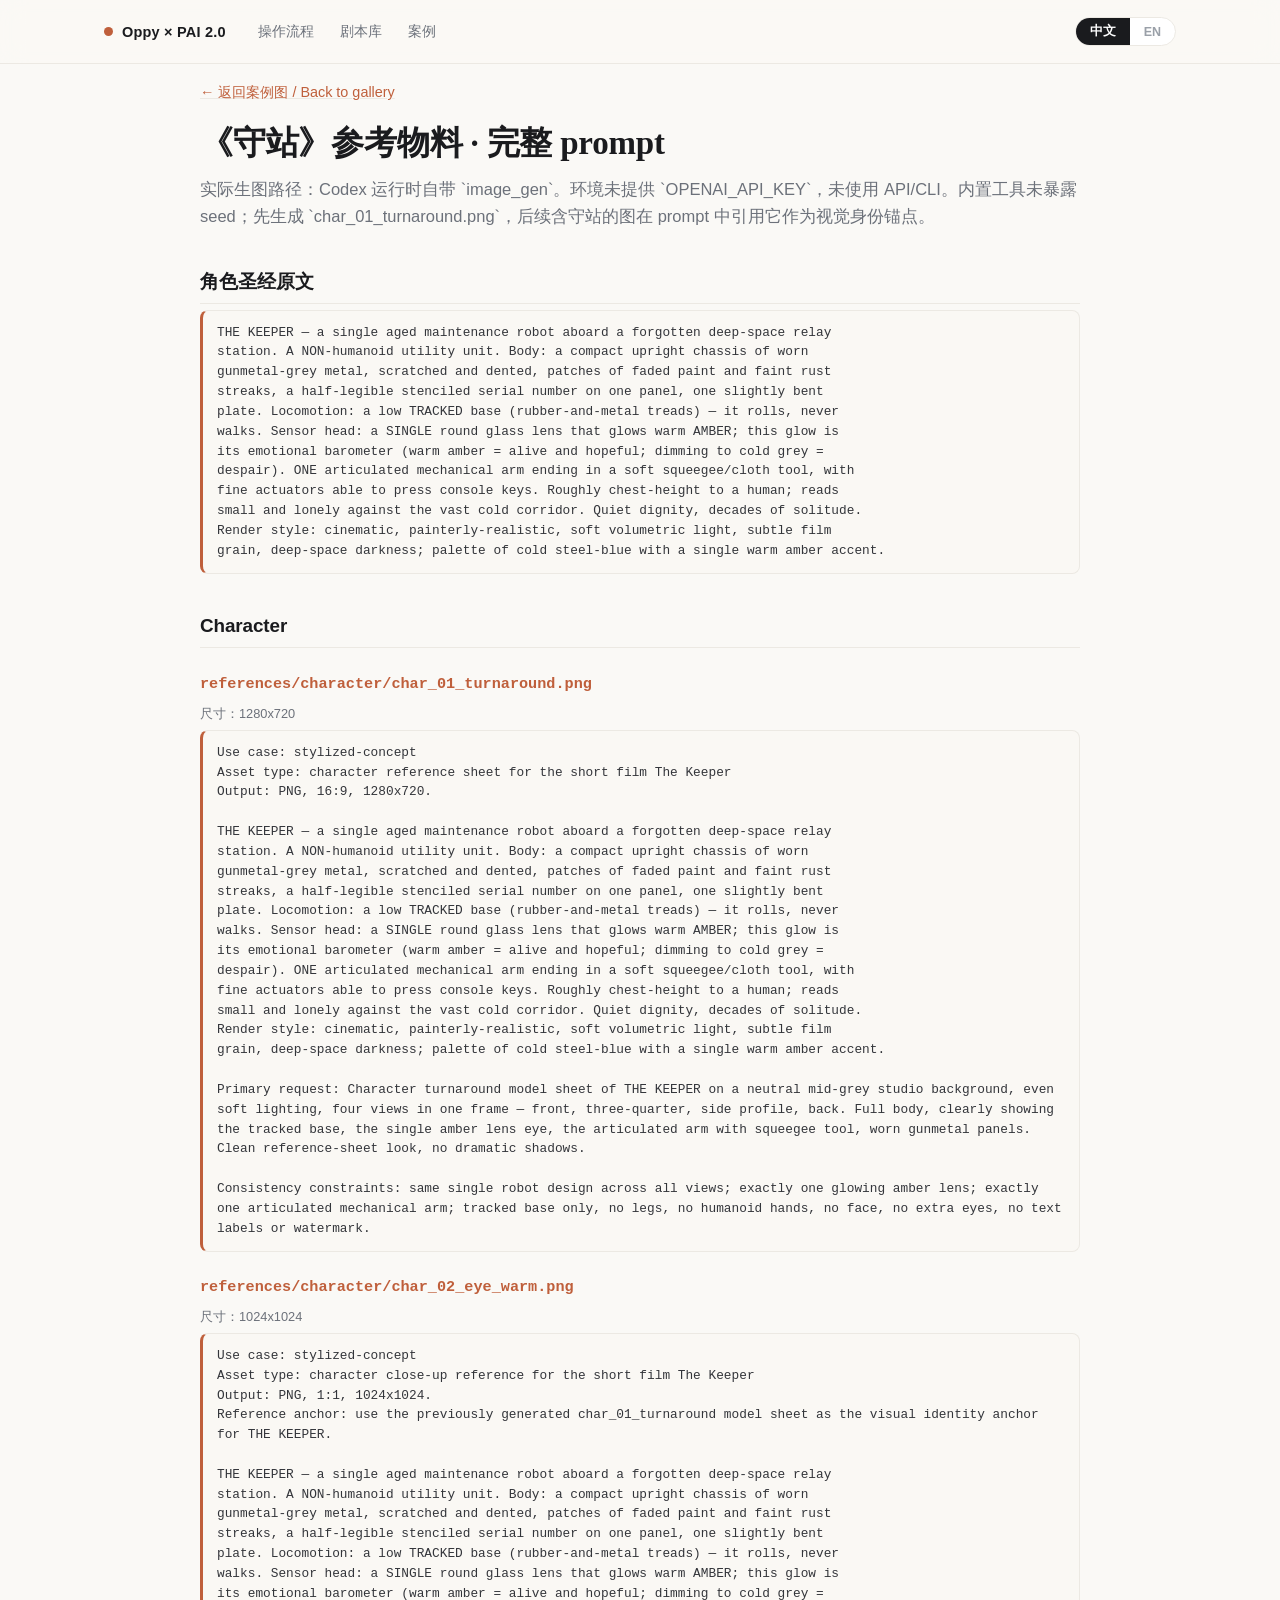
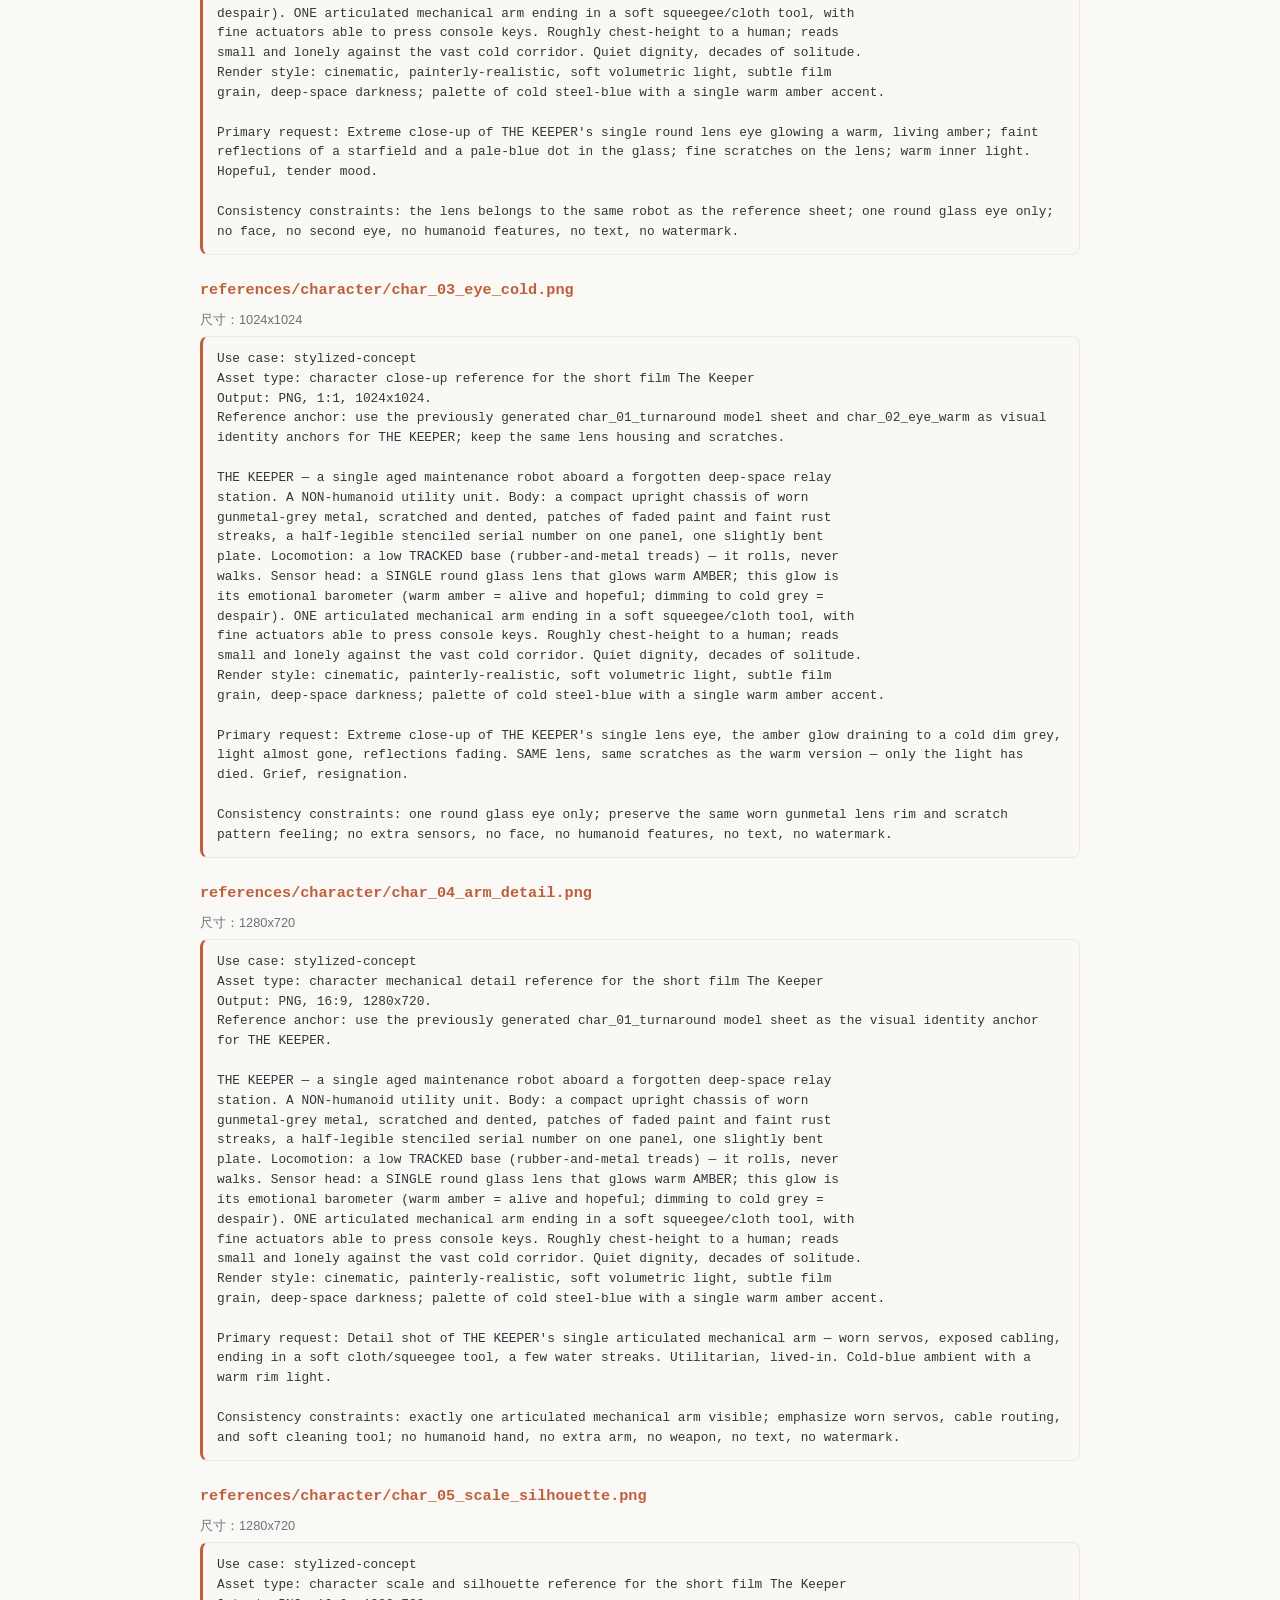
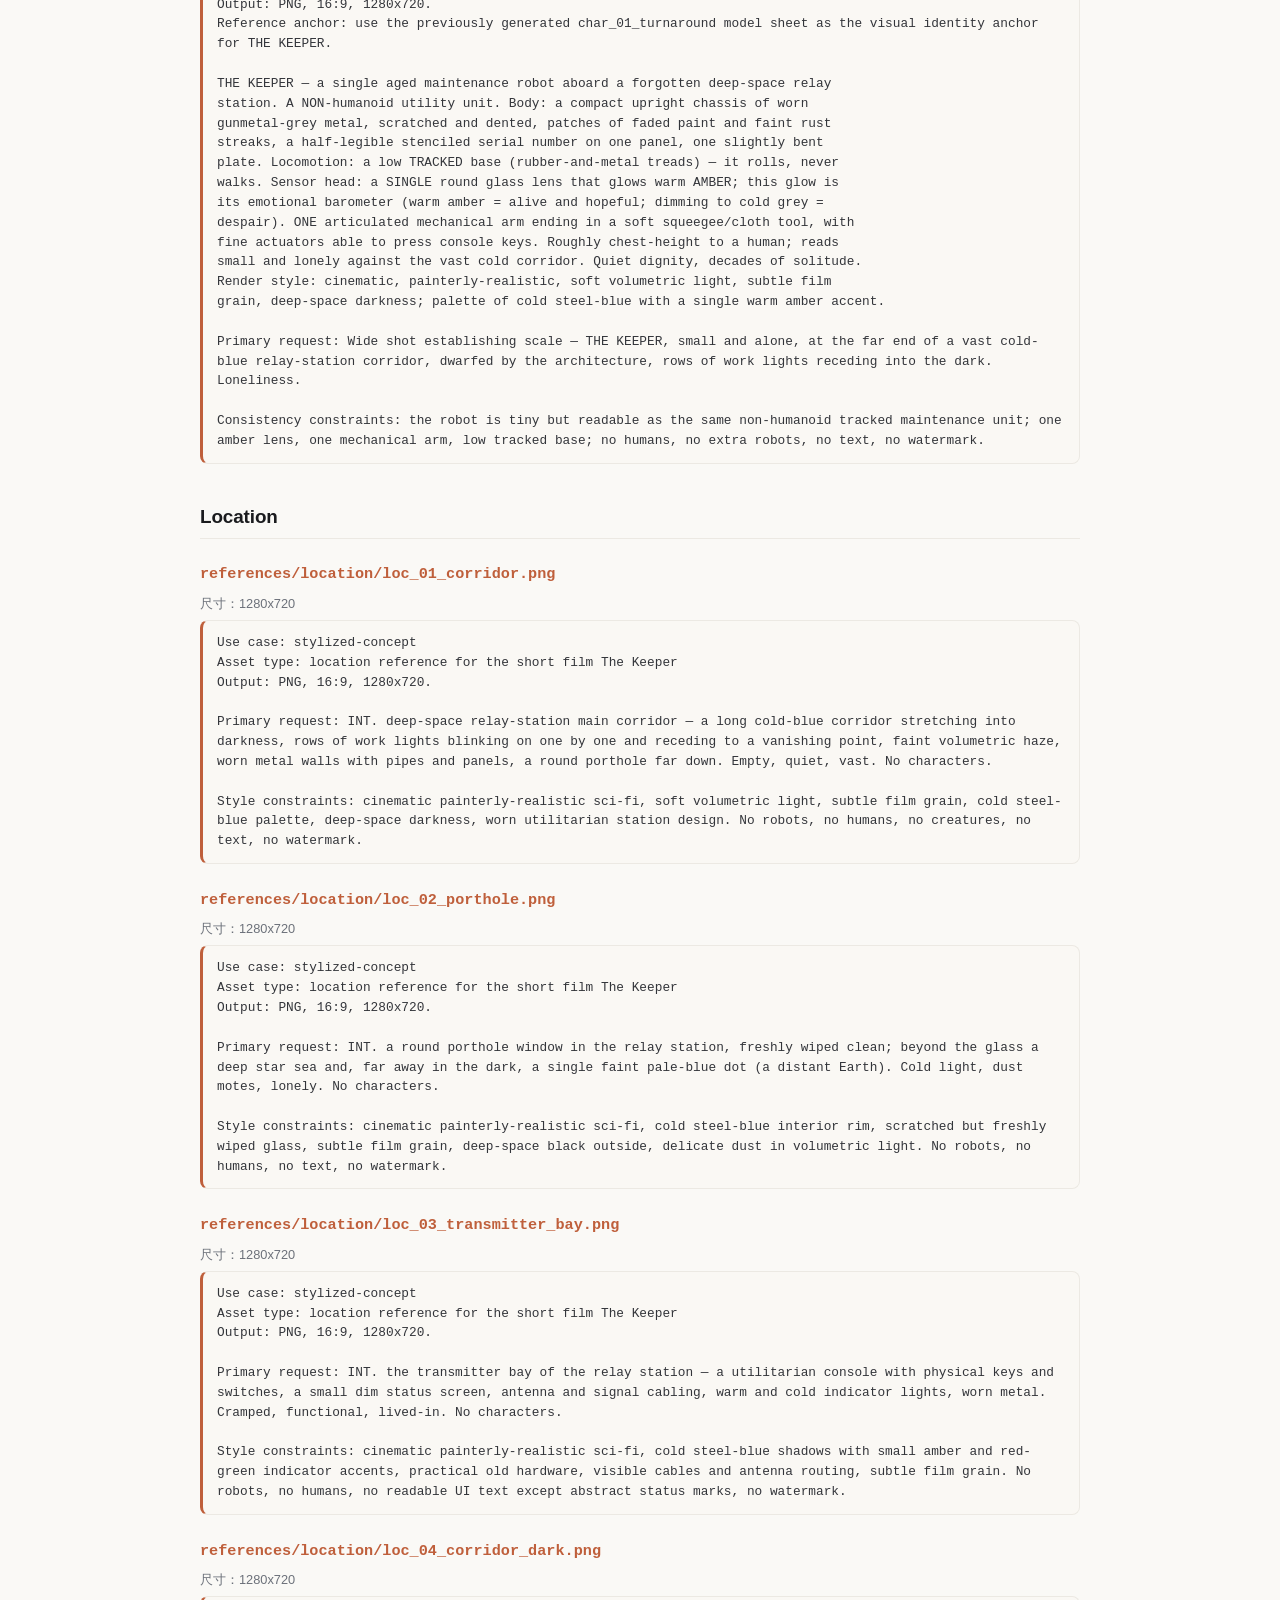
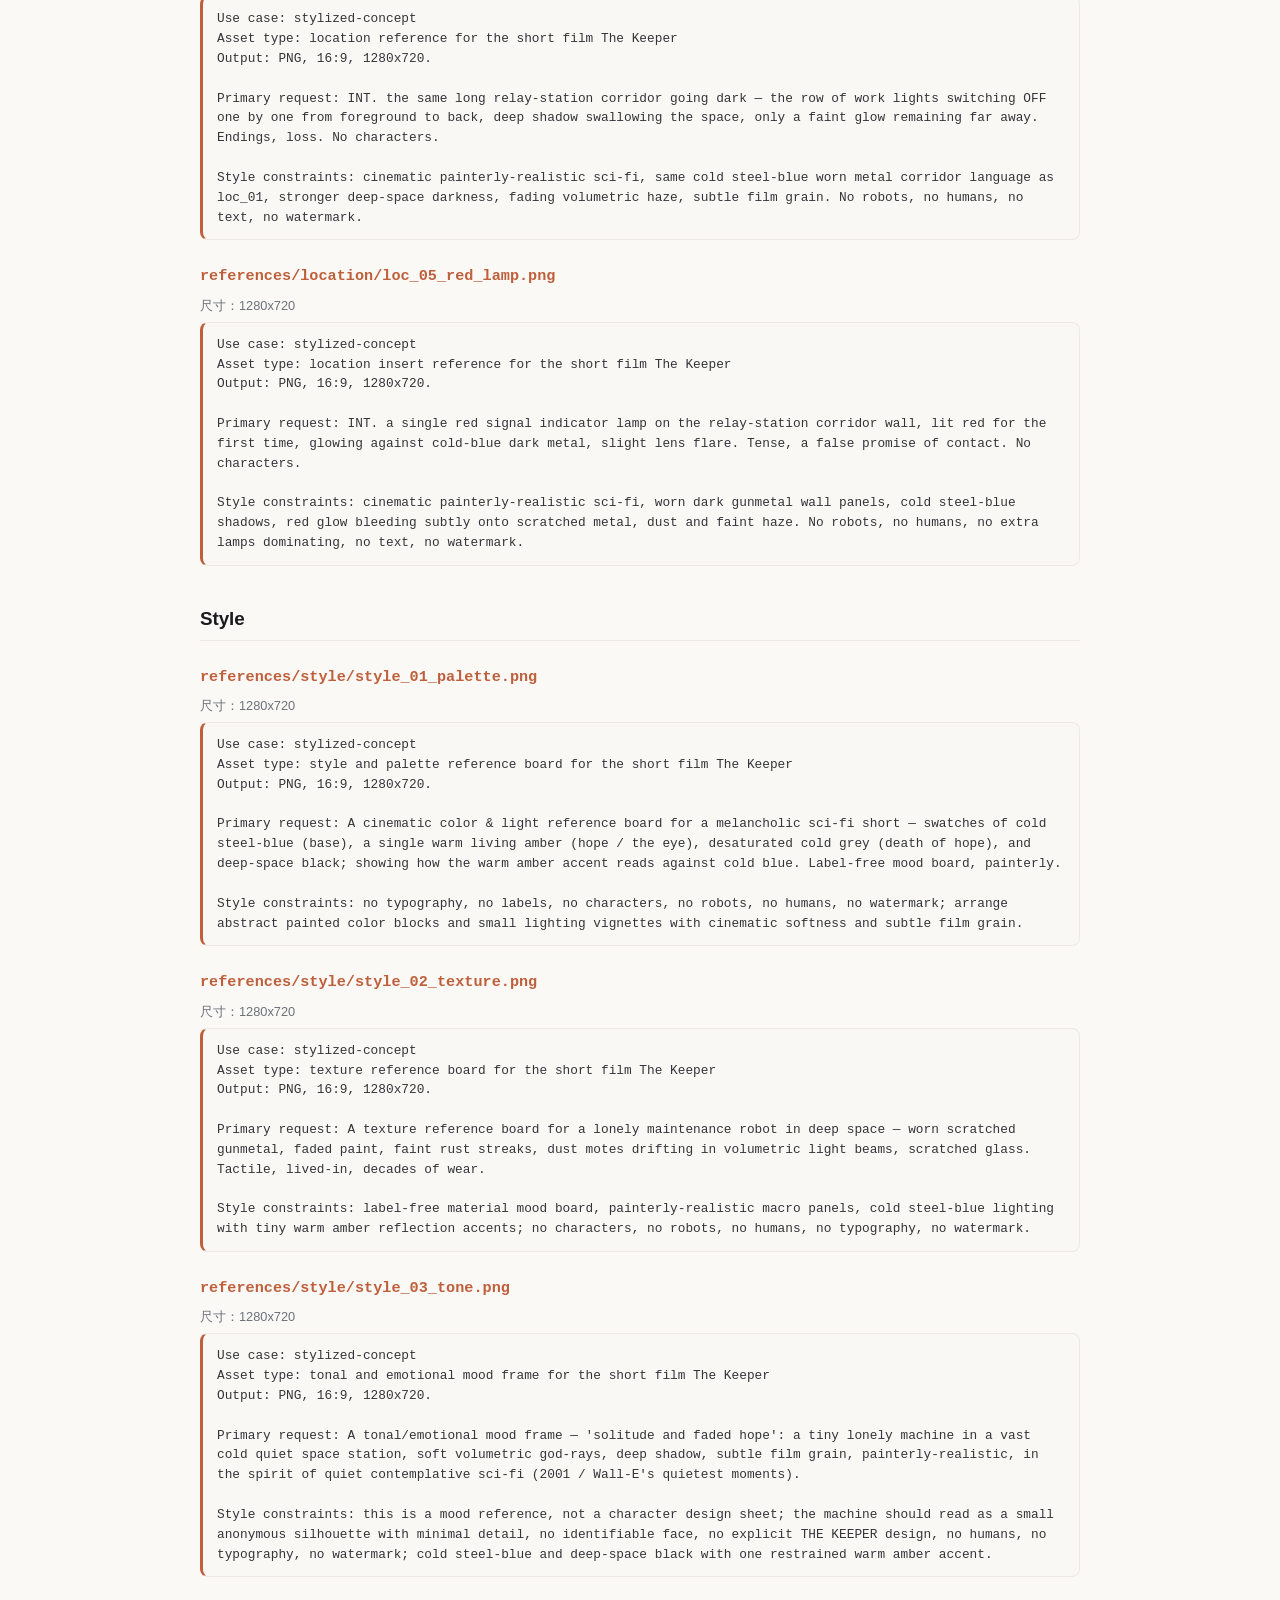
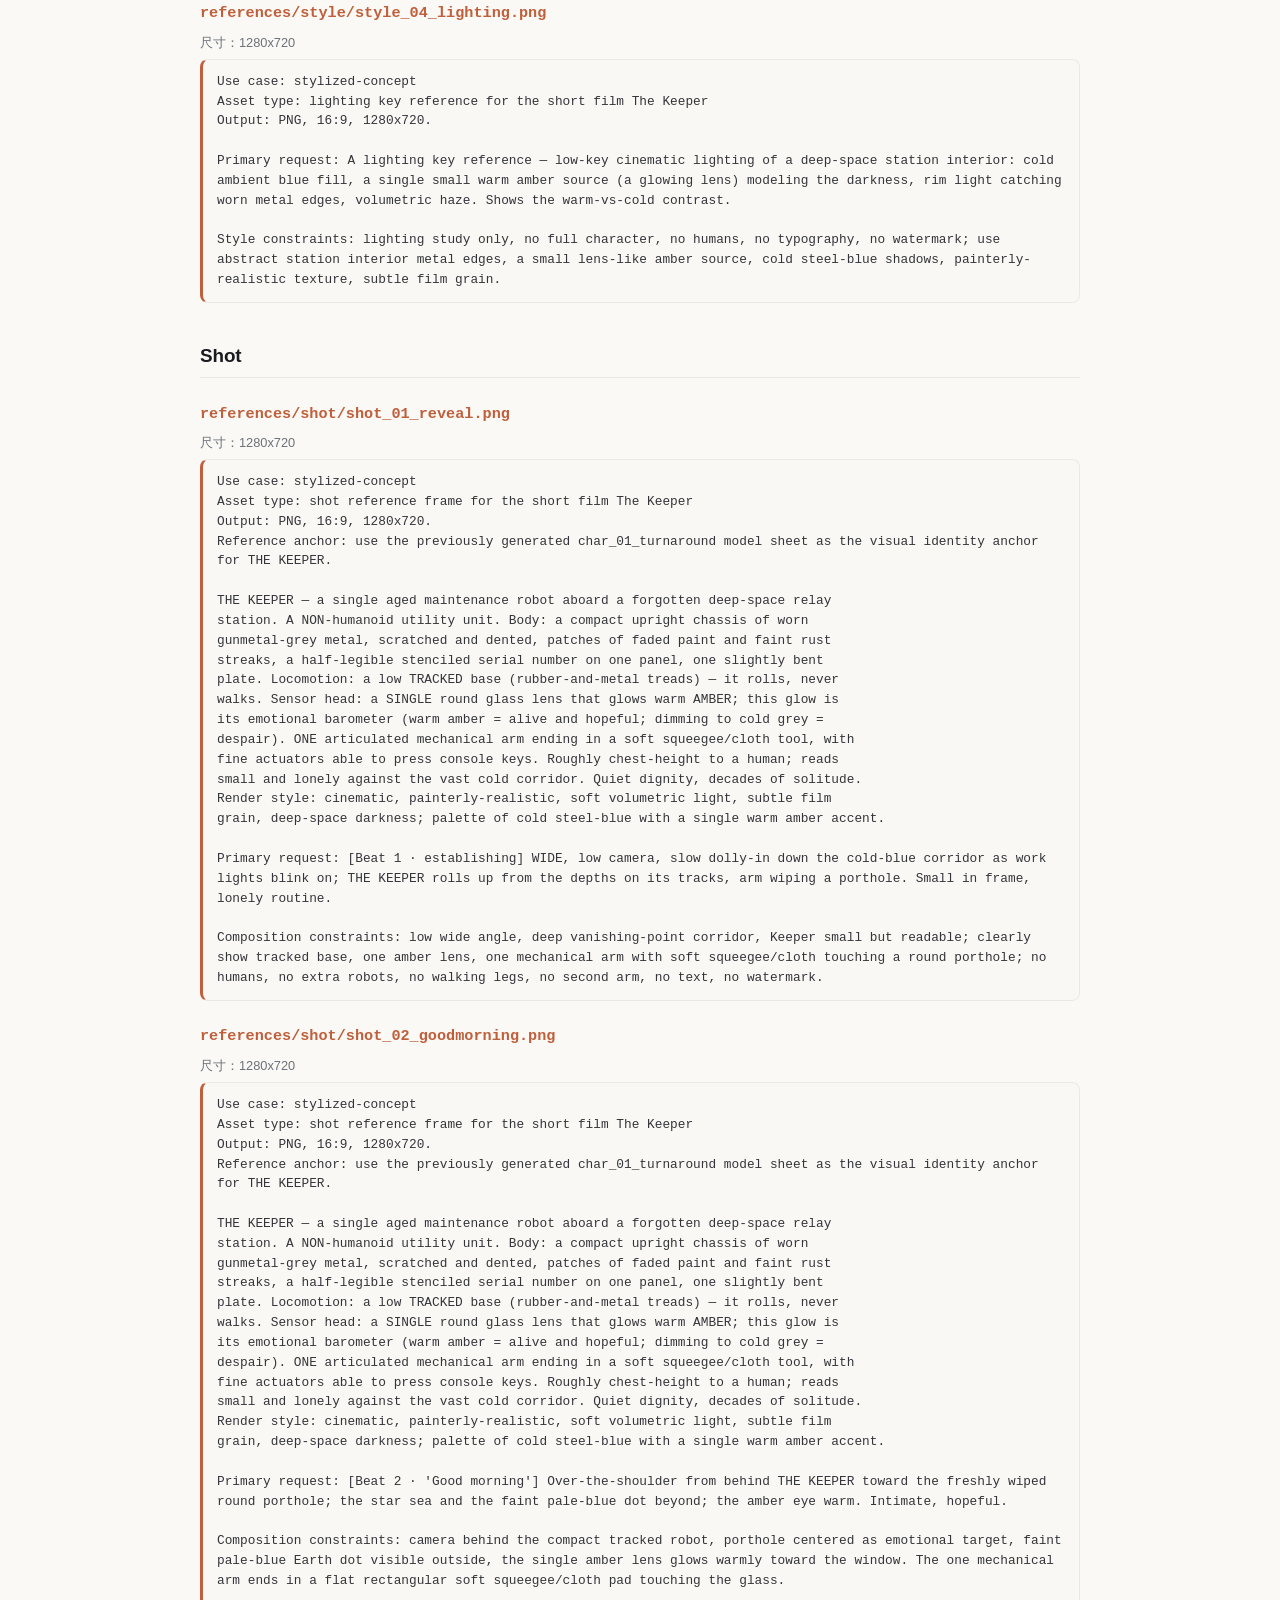
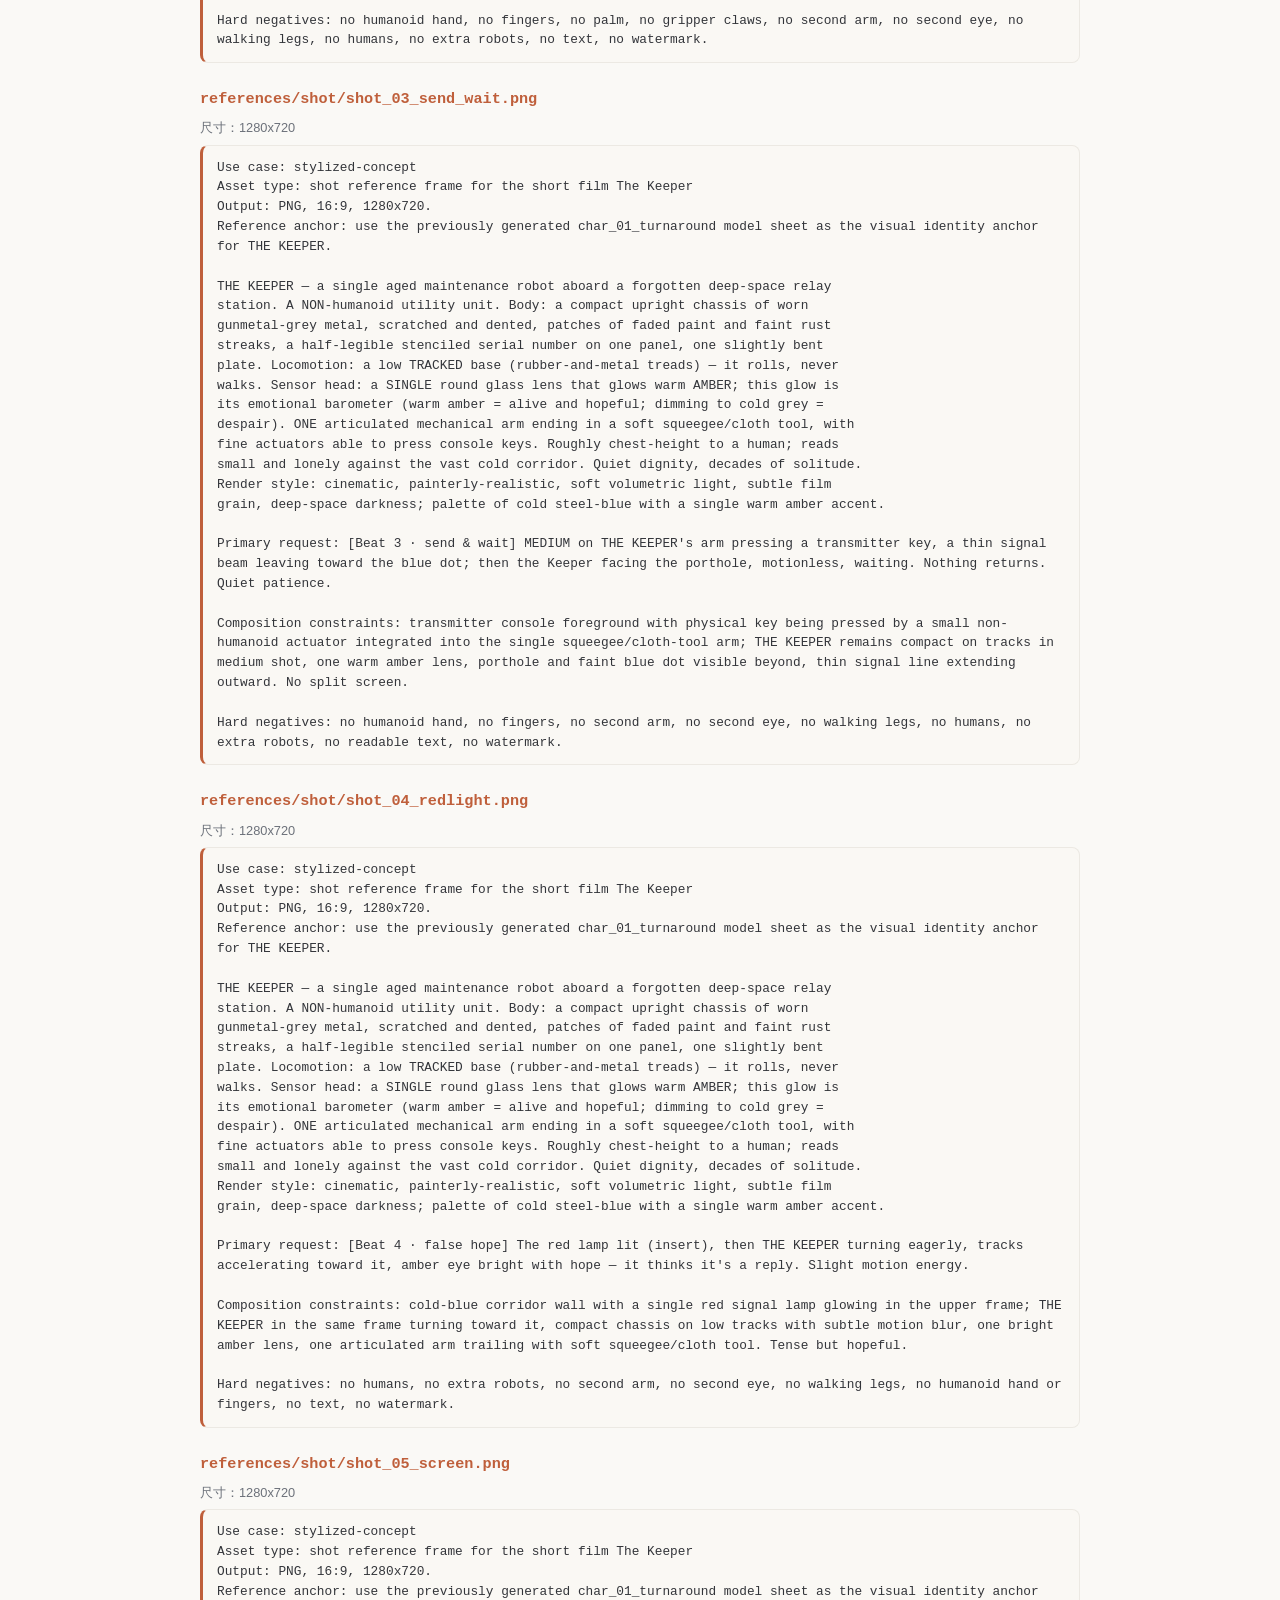
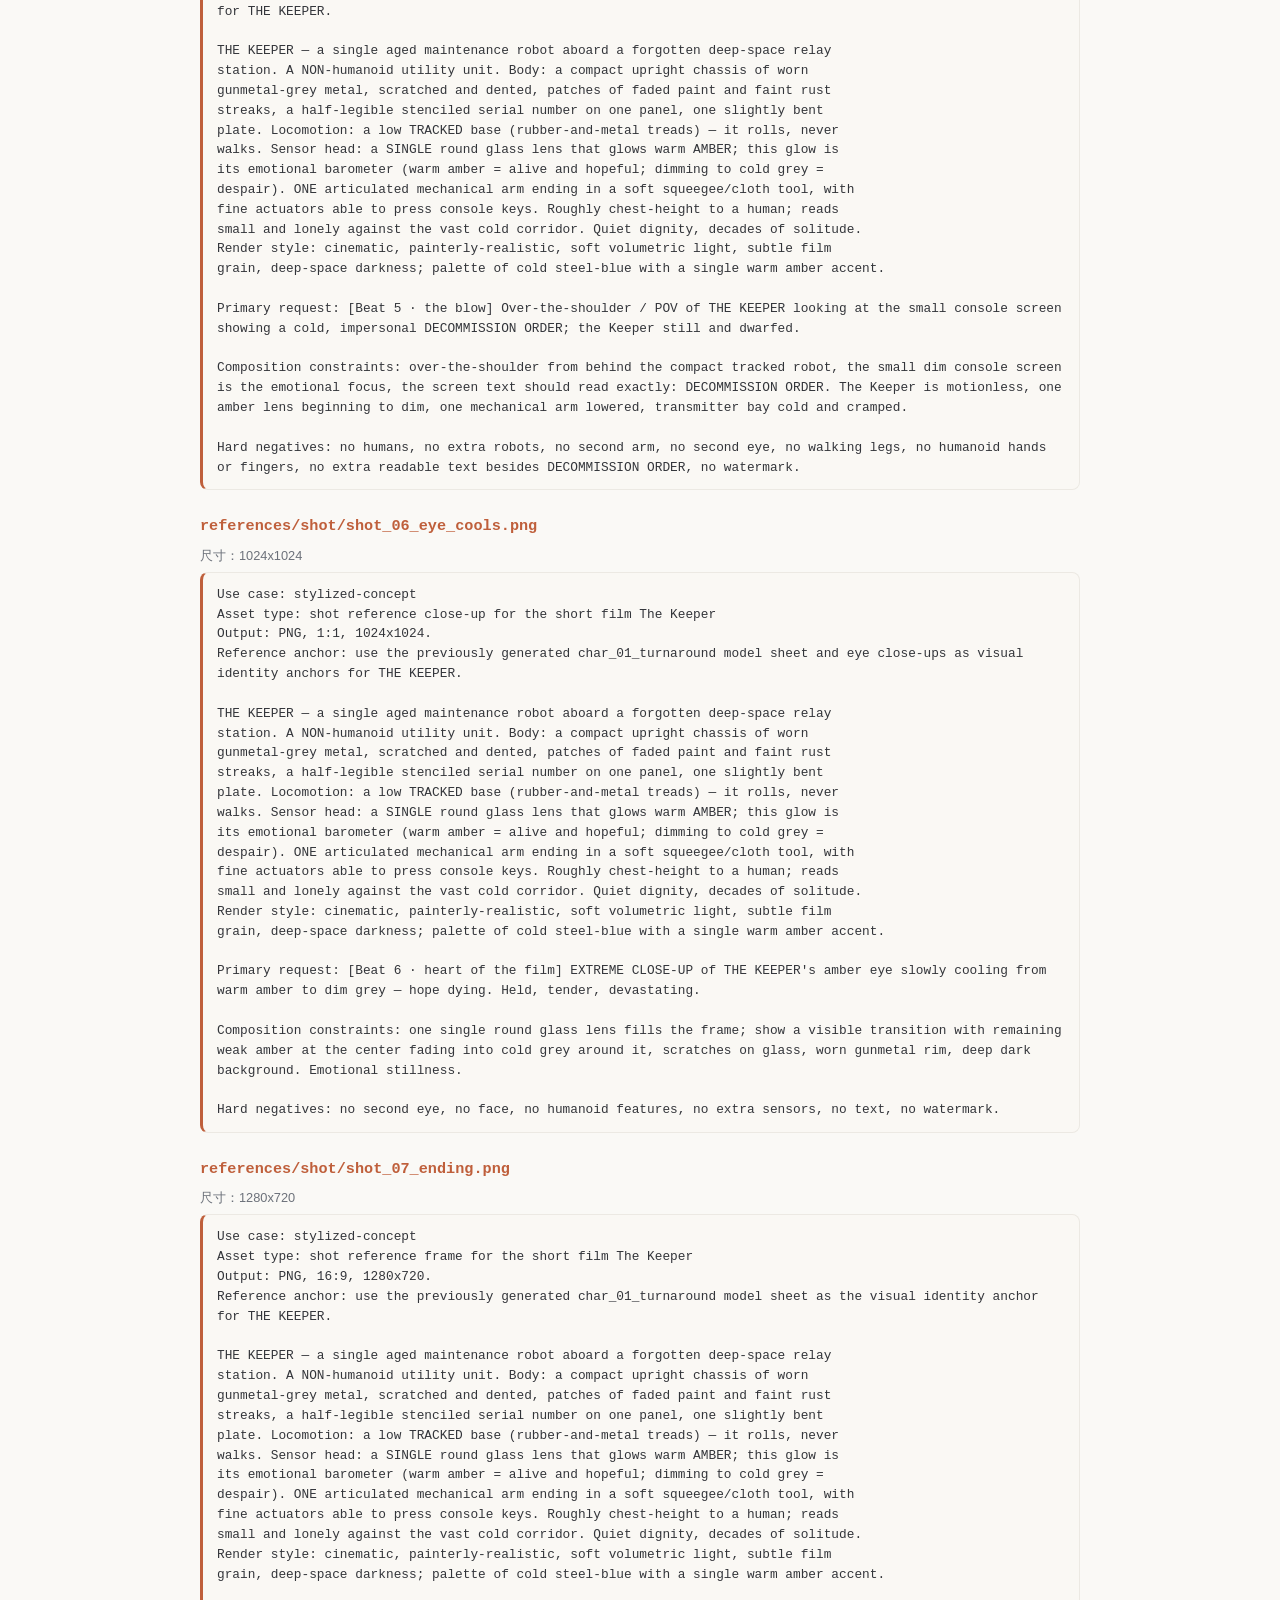
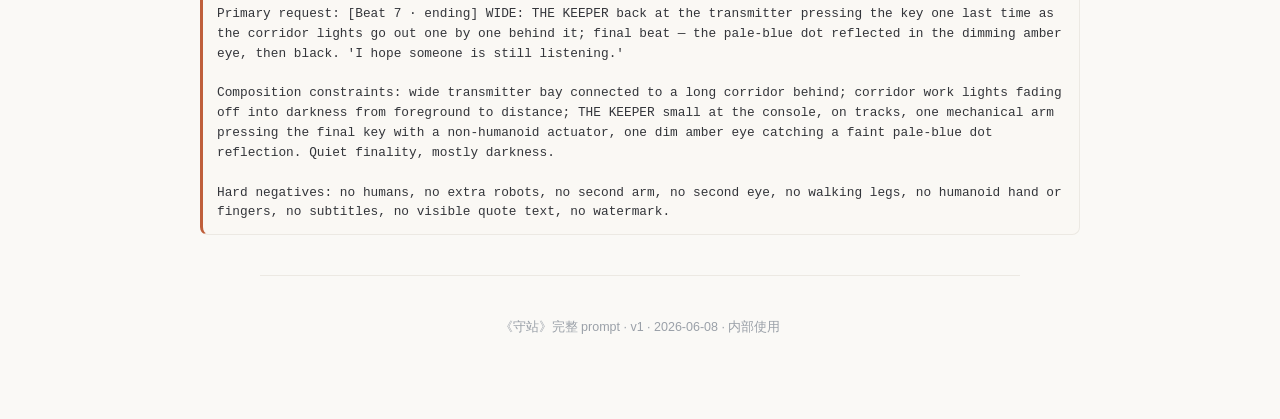
<file: example/s01-keeper/gen/prompts.html>
<!DOCTYPE html>
<html lang="zh-CN">
<head>
<meta charset="utf-8">
<meta name="viewport" content="width=device-width, initial-scale=1"><meta name="robots" content="noindex, nofollow">
<title>《守站》完整 prompt · Oppy × PAI 2.0</title>
<link rel="stylesheet" href="../../../assets/style.css">
<style>
  .pwrap{max-width:920px;margin:0 auto;padding:0 20px 40px}
  .pwrap h1{margin:.5em 0 .1em}
  .pwrap h2{margin:1.9em 0 .3em;font-size:1.18rem;border-bottom:1px solid var(--line,#e7e2d8);padding-bottom:.22em}
  .pwrap h3{margin:1.5em 0 .2em;font-family:ui-monospace,SFMono-Regular,Menlo,monospace;font-size:.95rem;color:var(--accent,#bf5f3b)}
  .szmeta{font-size:.8rem;color:var(--muted,#888);margin:.1em 0 .4em}
  .intro{color:var(--muted,#555);line-height:1.6}
  .promptblock{white-space:pre-wrap;word-break:break-word;font-family:ui-monospace,SFMono-Regular,Menlo,monospace;font-size:.8rem;line-height:1.55;background:#faf8f4;border:1px solid var(--line,#e7e2d8);border-left:3px solid var(--accent,#bf5f3b);border-radius:8px;padding:12px 14px;margin:.2em 0 0;color:#33353a;overflow-x:auto}
  .backlink{display:inline-block;margin:16px 0 0;font-size:.9rem;color:var(--accent,#bf5f3b)}
</style>
</head>
<body class="lang-zh">
<div class="topbar"><div class="inner">
  <a class="brand" href="../../../index.html"><span class="dot"></span>Oppy &times; PAI 2.0</a>
  <nav class="nav">
    <a href="../../../index.html"><span class="zh">操作流程</span><span class="en">Playbook</span></a>
    <a href="../../../scripts.html"><span class="zh">剧本库</span><span class="en">Scripts</span></a>
    <a href="../index.html"><span class="zh">案例</span><span class="en">Example</span></a>
  </nav>
  <span class="spacer"></span>
  <span class="langtoggle"><button data-lang="zh">中文</button><button data-lang="en">EN</button></span>
</div></div>
<div class="pwrap">
  <a class="backlink" href="../index.html">&larr; 返回案例图 / Back to gallery</a>
  <h1>《守站》参考物料 · 完整 prompt</h1>
<p class="intro">实际生图路径：Codex 运行时自带 `image_gen`。环境未提供 `OPENAI_API_KEY`，未使用 API/CLI。内置工具未暴露 seed；先生成 `char_01_turnaround.png`，后续含守站的图在 prompt 中引用它作为视觉身份锚点。</p>
<h2>角色圣经原文</h2>
<pre class="promptblock">THE KEEPER — a single aged maintenance robot aboard a forgotten deep-space relay
station. A NON-humanoid utility unit. Body: a compact upright chassis of worn
gunmetal-grey metal, scratched and dented, patches of faded paint and faint rust
streaks, a half-legible stenciled serial number on one panel, one slightly bent
plate. Locomotion: a low TRACKED base (rubber-and-metal treads) — it rolls, never
walks. Sensor head: a SINGLE round glass lens that glows warm AMBER; this glow is
its emotional barometer (warm amber = alive and hopeful; dimming to cold grey =
despair). ONE articulated mechanical arm ending in a soft squeegee/cloth tool, with
fine actuators able to press console keys. Roughly chest-height to a human; reads
small and lonely against the vast cold corridor. Quiet dignity, decades of solitude.
Render style: cinematic, painterly-realistic, soft volumetric light, subtle film
grain, deep-space darkness; palette of cold steel-blue with a single warm amber accent.</pre>
<h2>Character</h2>
<h3 id="references-character-char_01_turnaround-png">references/character/char_01_turnaround.png</h3>
<p class="szmeta">尺寸：1280x720</p>
<pre class="promptblock">Use case: stylized-concept
Asset type: character reference sheet for the short film The Keeper
Output: PNG, 16:9, 1280x720.

THE KEEPER — a single aged maintenance robot aboard a forgotten deep-space relay
station. A NON-humanoid utility unit. Body: a compact upright chassis of worn
gunmetal-grey metal, scratched and dented, patches of faded paint and faint rust
streaks, a half-legible stenciled serial number on one panel, one slightly bent
plate. Locomotion: a low TRACKED base (rubber-and-metal treads) — it rolls, never
walks. Sensor head: a SINGLE round glass lens that glows warm AMBER; this glow is
its emotional barometer (warm amber = alive and hopeful; dimming to cold grey =
despair). ONE articulated mechanical arm ending in a soft squeegee/cloth tool, with
fine actuators able to press console keys. Roughly chest-height to a human; reads
small and lonely against the vast cold corridor. Quiet dignity, decades of solitude.
Render style: cinematic, painterly-realistic, soft volumetric light, subtle film
grain, deep-space darkness; palette of cold steel-blue with a single warm amber accent.

Primary request: Character turnaround model sheet of THE KEEPER on a neutral mid-grey studio background, even soft lighting, four views in one frame — front, three-quarter, side profile, back. Full body, clearly showing the tracked base, the single amber lens eye, the articulated arm with squeegee tool, worn gunmetal panels. Clean reference-sheet look, no dramatic shadows.

Consistency constraints: same single robot design across all views; exactly one glowing amber lens; exactly one articulated mechanical arm; tracked base only, no legs, no humanoid hands, no face, no extra eyes, no text labels or watermark.</pre>
<h3 id="references-character-char_02_eye_warm-png">references/character/char_02_eye_warm.png</h3>
<p class="szmeta">尺寸：1024x1024</p>
<pre class="promptblock">Use case: stylized-concept
Asset type: character close-up reference for the short film The Keeper
Output: PNG, 1:1, 1024x1024.
Reference anchor: use the previously generated char_01_turnaround model sheet as the visual identity anchor for THE KEEPER.

THE KEEPER — a single aged maintenance robot aboard a forgotten deep-space relay
station. A NON-humanoid utility unit. Body: a compact upright chassis of worn
gunmetal-grey metal, scratched and dented, patches of faded paint and faint rust
streaks, a half-legible stenciled serial number on one panel, one slightly bent
plate. Locomotion: a low TRACKED base (rubber-and-metal treads) — it rolls, never
walks. Sensor head: a SINGLE round glass lens that glows warm AMBER; this glow is
its emotional barometer (warm amber = alive and hopeful; dimming to cold grey =
despair). ONE articulated mechanical arm ending in a soft squeegee/cloth tool, with
fine actuators able to press console keys. Roughly chest-height to a human; reads
small and lonely against the vast cold corridor. Quiet dignity, decades of solitude.
Render style: cinematic, painterly-realistic, soft volumetric light, subtle film
grain, deep-space darkness; palette of cold steel-blue with a single warm amber accent.

Primary request: Extreme close-up of THE KEEPER&#x27;s single round lens eye glowing a warm, living amber; faint reflections of a starfield and a pale-blue dot in the glass; fine scratches on the lens; warm inner light. Hopeful, tender mood.

Consistency constraints: the lens belongs to the same robot as the reference sheet; one round glass eye only; no face, no second eye, no humanoid features, no text, no watermark.</pre>
<h3 id="references-character-char_03_eye_cold-png">references/character/char_03_eye_cold.png</h3>
<p class="szmeta">尺寸：1024x1024</p>
<pre class="promptblock">Use case: stylized-concept
Asset type: character close-up reference for the short film The Keeper
Output: PNG, 1:1, 1024x1024.
Reference anchor: use the previously generated char_01_turnaround model sheet and char_02_eye_warm as visual identity anchors for THE KEEPER; keep the same lens housing and scratches.

THE KEEPER — a single aged maintenance robot aboard a forgotten deep-space relay
station. A NON-humanoid utility unit. Body: a compact upright chassis of worn
gunmetal-grey metal, scratched and dented, patches of faded paint and faint rust
streaks, a half-legible stenciled serial number on one panel, one slightly bent
plate. Locomotion: a low TRACKED base (rubber-and-metal treads) — it rolls, never
walks. Sensor head: a SINGLE round glass lens that glows warm AMBER; this glow is
its emotional barometer (warm amber = alive and hopeful; dimming to cold grey =
despair). ONE articulated mechanical arm ending in a soft squeegee/cloth tool, with
fine actuators able to press console keys. Roughly chest-height to a human; reads
small and lonely against the vast cold corridor. Quiet dignity, decades of solitude.
Render style: cinematic, painterly-realistic, soft volumetric light, subtle film
grain, deep-space darkness; palette of cold steel-blue with a single warm amber accent.

Primary request: Extreme close-up of THE KEEPER&#x27;s single lens eye, the amber glow draining to a cold dim grey, light almost gone, reflections fading. SAME lens, same scratches as the warm version — only the light has died. Grief, resignation.

Consistency constraints: one round glass eye only; preserve the same worn gunmetal lens rim and scratch pattern feeling; no extra sensors, no face, no humanoid features, no text, no watermark.</pre>
<h3 id="references-character-char_04_arm_detail-png">references/character/char_04_arm_detail.png</h3>
<p class="szmeta">尺寸：1280x720</p>
<pre class="promptblock">Use case: stylized-concept
Asset type: character mechanical detail reference for the short film The Keeper
Output: PNG, 16:9, 1280x720.
Reference anchor: use the previously generated char_01_turnaround model sheet as the visual identity anchor for THE KEEPER.

THE KEEPER — a single aged maintenance robot aboard a forgotten deep-space relay
station. A NON-humanoid utility unit. Body: a compact upright chassis of worn
gunmetal-grey metal, scratched and dented, patches of faded paint and faint rust
streaks, a half-legible stenciled serial number on one panel, one slightly bent
plate. Locomotion: a low TRACKED base (rubber-and-metal treads) — it rolls, never
walks. Sensor head: a SINGLE round glass lens that glows warm AMBER; this glow is
its emotional barometer (warm amber = alive and hopeful; dimming to cold grey =
despair). ONE articulated mechanical arm ending in a soft squeegee/cloth tool, with
fine actuators able to press console keys. Roughly chest-height to a human; reads
small and lonely against the vast cold corridor. Quiet dignity, decades of solitude.
Render style: cinematic, painterly-realistic, soft volumetric light, subtle film
grain, deep-space darkness; palette of cold steel-blue with a single warm amber accent.

Primary request: Detail shot of THE KEEPER&#x27;s single articulated mechanical arm — worn servos, exposed cabling, ending in a soft cloth/squeegee tool, a few water streaks. Utilitarian, lived-in. Cold-blue ambient with a warm rim light.

Consistency constraints: exactly one articulated mechanical arm visible; emphasize worn servos, cable routing, and soft cleaning tool; no humanoid hand, no extra arm, no weapon, no text, no watermark.</pre>
<h3 id="references-character-char_05_scale_silhouette-png">references/character/char_05_scale_silhouette.png</h3>
<p class="szmeta">尺寸：1280x720</p>
<pre class="promptblock">Use case: stylized-concept
Asset type: character scale and silhouette reference for the short film The Keeper
Output: PNG, 16:9, 1280x720.
Reference anchor: use the previously generated char_01_turnaround model sheet as the visual identity anchor for THE KEEPER.

THE KEEPER — a single aged maintenance robot aboard a forgotten deep-space relay
station. A NON-humanoid utility unit. Body: a compact upright chassis of worn
gunmetal-grey metal, scratched and dented, patches of faded paint and faint rust
streaks, a half-legible stenciled serial number on one panel, one slightly bent
plate. Locomotion: a low TRACKED base (rubber-and-metal treads) — it rolls, never
walks. Sensor head: a SINGLE round glass lens that glows warm AMBER; this glow is
its emotional barometer (warm amber = alive and hopeful; dimming to cold grey =
despair). ONE articulated mechanical arm ending in a soft squeegee/cloth tool, with
fine actuators able to press console keys. Roughly chest-height to a human; reads
small and lonely against the vast cold corridor. Quiet dignity, decades of solitude.
Render style: cinematic, painterly-realistic, soft volumetric light, subtle film
grain, deep-space darkness; palette of cold steel-blue with a single warm amber accent.

Primary request: Wide shot establishing scale — THE KEEPER, small and alone, at the far end of a vast cold-blue relay-station corridor, dwarfed by the architecture, rows of work lights receding into the dark. Loneliness.

Consistency constraints: the robot is tiny but readable as the same non-humanoid tracked maintenance unit; one amber lens, one mechanical arm, low tracked base; no humans, no extra robots, no text, no watermark.</pre>
<h2>Location</h2>
<h3 id="references-location-loc_01_corridor-png">references/location/loc_01_corridor.png</h3>
<p class="szmeta">尺寸：1280x720</p>
<pre class="promptblock">Use case: stylized-concept
Asset type: location reference for the short film The Keeper
Output: PNG, 16:9, 1280x720.

Primary request: INT. deep-space relay-station main corridor — a long cold-blue corridor stretching into darkness, rows of work lights blinking on one by one and receding to a vanishing point, faint volumetric haze, worn metal walls with pipes and panels, a round porthole far down. Empty, quiet, vast. No characters.

Style constraints: cinematic painterly-realistic sci-fi, soft volumetric light, subtle film grain, cold steel-blue palette, deep-space darkness, worn utilitarian station design. No robots, no humans, no creatures, no text, no watermark.</pre>
<h3 id="references-location-loc_02_porthole-png">references/location/loc_02_porthole.png</h3>
<p class="szmeta">尺寸：1280x720</p>
<pre class="promptblock">Use case: stylized-concept
Asset type: location reference for the short film The Keeper
Output: PNG, 16:9, 1280x720.

Primary request: INT. a round porthole window in the relay station, freshly wiped clean; beyond the glass a deep star sea and, far away in the dark, a single faint pale-blue dot (a distant Earth). Cold light, dust motes, lonely. No characters.

Style constraints: cinematic painterly-realistic sci-fi, cold steel-blue interior rim, scratched but freshly wiped glass, subtle film grain, deep-space black outside, delicate dust in volumetric light. No robots, no humans, no text, no watermark.</pre>
<h3 id="references-location-loc_03_transmitter_bay-png">references/location/loc_03_transmitter_bay.png</h3>
<p class="szmeta">尺寸：1280x720</p>
<pre class="promptblock">Use case: stylized-concept
Asset type: location reference for the short film The Keeper
Output: PNG, 16:9, 1280x720.

Primary request: INT. the transmitter bay of the relay station — a utilitarian console with physical keys and switches, a small dim status screen, antenna and signal cabling, warm and cold indicator lights, worn metal. Cramped, functional, lived-in. No characters.

Style constraints: cinematic painterly-realistic sci-fi, cold steel-blue shadows with small amber and red-green indicator accents, practical old hardware, visible cables and antenna routing, subtle film grain. No robots, no humans, no readable UI text except abstract status marks, no watermark.</pre>
<h3 id="references-location-loc_04_corridor_dark-png">references/location/loc_04_corridor_dark.png</h3>
<p class="szmeta">尺寸：1280x720</p>
<pre class="promptblock">Use case: stylized-concept
Asset type: location reference for the short film The Keeper
Output: PNG, 16:9, 1280x720.

Primary request: INT. the same long relay-station corridor going dark — the row of work lights switching OFF one by one from foreground to back, deep shadow swallowing the space, only a faint glow remaining far away. Endings, loss. No characters.

Style constraints: cinematic painterly-realistic sci-fi, same cold steel-blue worn metal corridor language as loc_01, stronger deep-space darkness, fading volumetric haze, subtle film grain. No robots, no humans, no text, no watermark.</pre>
<h3 id="references-location-loc_05_red_lamp-png">references/location/loc_05_red_lamp.png</h3>
<p class="szmeta">尺寸：1280x720</p>
<pre class="promptblock">Use case: stylized-concept
Asset type: location insert reference for the short film The Keeper
Output: PNG, 16:9, 1280x720.

Primary request: INT. a single red signal indicator lamp on the relay-station corridor wall, lit red for the first time, glowing against cold-blue dark metal, slight lens flare. Tense, a false promise of contact. No characters.

Style constraints: cinematic painterly-realistic sci-fi, worn dark gunmetal wall panels, cold steel-blue shadows, red glow bleeding subtly onto scratched metal, dust and faint haze. No robots, no humans, no extra lamps dominating, no text, no watermark.</pre>
<h2>Style</h2>
<h3 id="references-style-style_01_palette-png">references/style/style_01_palette.png</h3>
<p class="szmeta">尺寸：1280x720</p>
<pre class="promptblock">Use case: stylized-concept
Asset type: style and palette reference board for the short film The Keeper
Output: PNG, 16:9, 1280x720.

Primary request: A cinematic color &amp; light reference board for a melancholic sci-fi short — swatches of cold steel-blue (base), a single warm living amber (hope / the eye), desaturated cold grey (death of hope), and deep-space black; showing how the warm amber accent reads against cold blue. Label-free mood board, painterly.

Style constraints: no typography, no labels, no characters, no robots, no humans, no watermark; arrange abstract painted color blocks and small lighting vignettes with cinematic softness and subtle film grain.</pre>
<h3 id="references-style-style_02_texture-png">references/style/style_02_texture.png</h3>
<p class="szmeta">尺寸：1280x720</p>
<pre class="promptblock">Use case: stylized-concept
Asset type: texture reference board for the short film The Keeper
Output: PNG, 16:9, 1280x720.

Primary request: A texture reference board for a lonely maintenance robot in deep space — worn scratched gunmetal, faded paint, faint rust streaks, dust motes drifting in volumetric light beams, scratched glass. Tactile, lived-in, decades of wear.

Style constraints: label-free material mood board, painterly-realistic macro panels, cold steel-blue lighting with tiny warm amber reflection accents; no characters, no robots, no humans, no typography, no watermark.</pre>
<h3 id="references-style-style_03_tone-png">references/style/style_03_tone.png</h3>
<p class="szmeta">尺寸：1280x720</p>
<pre class="promptblock">Use case: stylized-concept
Asset type: tonal and emotional mood frame for the short film The Keeper
Output: PNG, 16:9, 1280x720.

Primary request: A tonal/emotional mood frame — &#x27;solitude and faded hope&#x27;: a tiny lonely machine in a vast cold quiet space station, soft volumetric god-rays, deep shadow, subtle film grain, painterly-realistic, in the spirit of quiet contemplative sci-fi (2001 / Wall-E&#x27;s quietest moments).

Style constraints: this is a mood reference, not a character design sheet; the machine should read as a small anonymous silhouette with minimal detail, no identifiable face, no explicit THE KEEPER design, no humans, no typography, no watermark; cold steel-blue and deep-space black with one restrained warm amber accent.</pre>
<h3 id="references-style-style_04_lighting-png">references/style/style_04_lighting.png</h3>
<p class="szmeta">尺寸：1280x720</p>
<pre class="promptblock">Use case: stylized-concept
Asset type: lighting key reference for the short film The Keeper
Output: PNG, 16:9, 1280x720.

Primary request: A lighting key reference — low-key cinematic lighting of a deep-space station interior: cold ambient blue fill, a single small warm amber source (a glowing lens) modeling the darkness, rim light catching worn metal edges, volumetric haze. Shows the warm-vs-cold contrast.

Style constraints: lighting study only, no full character, no humans, no typography, no watermark; use abstract station interior metal edges, a small lens-like amber source, cold steel-blue shadows, painterly-realistic texture, subtle film grain.</pre>
<h2>Shot</h2>
<h3 id="references-shot-shot_01_reveal-png">references/shot/shot_01_reveal.png</h3>
<p class="szmeta">尺寸：1280x720</p>
<pre class="promptblock">Use case: stylized-concept
Asset type: shot reference frame for the short film The Keeper
Output: PNG, 16:9, 1280x720.
Reference anchor: use the previously generated char_01_turnaround model sheet as the visual identity anchor for THE KEEPER.

THE KEEPER — a single aged maintenance robot aboard a forgotten deep-space relay
station. A NON-humanoid utility unit. Body: a compact upright chassis of worn
gunmetal-grey metal, scratched and dented, patches of faded paint and faint rust
streaks, a half-legible stenciled serial number on one panel, one slightly bent
plate. Locomotion: a low TRACKED base (rubber-and-metal treads) — it rolls, never
walks. Sensor head: a SINGLE round glass lens that glows warm AMBER; this glow is
its emotional barometer (warm amber = alive and hopeful; dimming to cold grey =
despair). ONE articulated mechanical arm ending in a soft squeegee/cloth tool, with
fine actuators able to press console keys. Roughly chest-height to a human; reads
small and lonely against the vast cold corridor. Quiet dignity, decades of solitude.
Render style: cinematic, painterly-realistic, soft volumetric light, subtle film
grain, deep-space darkness; palette of cold steel-blue with a single warm amber accent.

Primary request: [Beat 1 · establishing] WIDE, low camera, slow dolly-in down the cold-blue corridor as work lights blink on; THE KEEPER rolls up from the depths on its tracks, arm wiping a porthole. Small in frame, lonely routine.

Composition constraints: low wide angle, deep vanishing-point corridor, Keeper small but readable; clearly show tracked base, one amber lens, one mechanical arm with soft squeegee/cloth touching a round porthole; no humans, no extra robots, no walking legs, no second arm, no text, no watermark.</pre>
<h3 id="references-shot-shot_02_goodmorning-png">references/shot/shot_02_goodmorning.png</h3>
<p class="szmeta">尺寸：1280x720</p>
<pre class="promptblock">Use case: stylized-concept
Asset type: shot reference frame for the short film The Keeper
Output: PNG, 16:9, 1280x720.
Reference anchor: use the previously generated char_01_turnaround model sheet as the visual identity anchor for THE KEEPER.

THE KEEPER — a single aged maintenance robot aboard a forgotten deep-space relay
station. A NON-humanoid utility unit. Body: a compact upright chassis of worn
gunmetal-grey metal, scratched and dented, patches of faded paint and faint rust
streaks, a half-legible stenciled serial number on one panel, one slightly bent
plate. Locomotion: a low TRACKED base (rubber-and-metal treads) — it rolls, never
walks. Sensor head: a SINGLE round glass lens that glows warm AMBER; this glow is
its emotional barometer (warm amber = alive and hopeful; dimming to cold grey =
despair). ONE articulated mechanical arm ending in a soft squeegee/cloth tool, with
fine actuators able to press console keys. Roughly chest-height to a human; reads
small and lonely against the vast cold corridor. Quiet dignity, decades of solitude.
Render style: cinematic, painterly-realistic, soft volumetric light, subtle film
grain, deep-space darkness; palette of cold steel-blue with a single warm amber accent.

Primary request: [Beat 2 · &#x27;Good morning&#x27;] Over-the-shoulder from behind THE KEEPER toward the freshly wiped round porthole; the star sea and the faint pale-blue dot beyond; the amber eye warm. Intimate, hopeful.

Composition constraints: camera behind the compact tracked robot, porthole centered as emotional target, faint pale-blue Earth dot visible outside, the single amber lens glows warmly toward the window. The one mechanical arm ends in a flat rectangular soft squeegee/cloth pad touching the glass.

Hard negatives: no humanoid hand, no fingers, no palm, no gripper claws, no second arm, no second eye, no walking legs, no humans, no extra robots, no text, no watermark.</pre>
<h3 id="references-shot-shot_03_send_wait-png">references/shot/shot_03_send_wait.png</h3>
<p class="szmeta">尺寸：1280x720</p>
<pre class="promptblock">Use case: stylized-concept
Asset type: shot reference frame for the short film The Keeper
Output: PNG, 16:9, 1280x720.
Reference anchor: use the previously generated char_01_turnaround model sheet as the visual identity anchor for THE KEEPER.

THE KEEPER — a single aged maintenance robot aboard a forgotten deep-space relay
station. A NON-humanoid utility unit. Body: a compact upright chassis of worn
gunmetal-grey metal, scratched and dented, patches of faded paint and faint rust
streaks, a half-legible stenciled serial number on one panel, one slightly bent
plate. Locomotion: a low TRACKED base (rubber-and-metal treads) — it rolls, never
walks. Sensor head: a SINGLE round glass lens that glows warm AMBER; this glow is
its emotional barometer (warm amber = alive and hopeful; dimming to cold grey =
despair). ONE articulated mechanical arm ending in a soft squeegee/cloth tool, with
fine actuators able to press console keys. Roughly chest-height to a human; reads
small and lonely against the vast cold corridor. Quiet dignity, decades of solitude.
Render style: cinematic, painterly-realistic, soft volumetric light, subtle film
grain, deep-space darkness; palette of cold steel-blue with a single warm amber accent.

Primary request: [Beat 3 · send &amp; wait] MEDIUM on THE KEEPER&#x27;s arm pressing a transmitter key, a thin signal beam leaving toward the blue dot; then the Keeper facing the porthole, motionless, waiting. Nothing returns. Quiet patience.

Composition constraints: transmitter console foreground with physical key being pressed by a small non-humanoid actuator integrated into the single squeegee/cloth-tool arm; THE KEEPER remains compact on tracks in medium shot, one warm amber lens, porthole and faint blue dot visible beyond, thin signal line extending outward. No split screen.

Hard negatives: no humanoid hand, no fingers, no second arm, no second eye, no walking legs, no humans, no extra robots, no readable text, no watermark.</pre>
<h3 id="references-shot-shot_04_redlight-png">references/shot/shot_04_redlight.png</h3>
<p class="szmeta">尺寸：1280x720</p>
<pre class="promptblock">Use case: stylized-concept
Asset type: shot reference frame for the short film The Keeper
Output: PNG, 16:9, 1280x720.
Reference anchor: use the previously generated char_01_turnaround model sheet as the visual identity anchor for THE KEEPER.

THE KEEPER — a single aged maintenance robot aboard a forgotten deep-space relay
station. A NON-humanoid utility unit. Body: a compact upright chassis of worn
gunmetal-grey metal, scratched and dented, patches of faded paint and faint rust
streaks, a half-legible stenciled serial number on one panel, one slightly bent
plate. Locomotion: a low TRACKED base (rubber-and-metal treads) — it rolls, never
walks. Sensor head: a SINGLE round glass lens that glows warm AMBER; this glow is
its emotional barometer (warm amber = alive and hopeful; dimming to cold grey =
despair). ONE articulated mechanical arm ending in a soft squeegee/cloth tool, with
fine actuators able to press console keys. Roughly chest-height to a human; reads
small and lonely against the vast cold corridor. Quiet dignity, decades of solitude.
Render style: cinematic, painterly-realistic, soft volumetric light, subtle film
grain, deep-space darkness; palette of cold steel-blue with a single warm amber accent.

Primary request: [Beat 4 · false hope] The red lamp lit (insert), then THE KEEPER turning eagerly, tracks accelerating toward it, amber eye bright with hope — it thinks it&#x27;s a reply. Slight motion energy.

Composition constraints: cold-blue corridor wall with a single red signal lamp glowing in the upper frame; THE KEEPER in the same frame turning toward it, compact chassis on low tracks with subtle motion blur, one bright amber lens, one articulated arm trailing with soft squeegee/cloth tool. Tense but hopeful.

Hard negatives: no humans, no extra robots, no second arm, no second eye, no walking legs, no humanoid hand or fingers, no text, no watermark.</pre>
<h3 id="references-shot-shot_05_screen-png">references/shot/shot_05_screen.png</h3>
<p class="szmeta">尺寸：1280x720</p>
<pre class="promptblock">Use case: stylized-concept
Asset type: shot reference frame for the short film The Keeper
Output: PNG, 16:9, 1280x720.
Reference anchor: use the previously generated char_01_turnaround model sheet as the visual identity anchor for THE KEEPER.

THE KEEPER — a single aged maintenance robot aboard a forgotten deep-space relay
station. A NON-humanoid utility unit. Body: a compact upright chassis of worn
gunmetal-grey metal, scratched and dented, patches of faded paint and faint rust
streaks, a half-legible stenciled serial number on one panel, one slightly bent
plate. Locomotion: a low TRACKED base (rubber-and-metal treads) — it rolls, never
walks. Sensor head: a SINGLE round glass lens that glows warm AMBER; this glow is
its emotional barometer (warm amber = alive and hopeful; dimming to cold grey =
despair). ONE articulated mechanical arm ending in a soft squeegee/cloth tool, with
fine actuators able to press console keys. Roughly chest-height to a human; reads
small and lonely against the vast cold corridor. Quiet dignity, decades of solitude.
Render style: cinematic, painterly-realistic, soft volumetric light, subtle film
grain, deep-space darkness; palette of cold steel-blue with a single warm amber accent.

Primary request: [Beat 5 · the blow] Over-the-shoulder / POV of THE KEEPER looking at the small console screen showing a cold, impersonal DECOMMISSION ORDER; the Keeper still and dwarfed.

Composition constraints: over-the-shoulder from behind the compact tracked robot, the small dim console screen is the emotional focus, the screen text should read exactly: DECOMMISSION ORDER. The Keeper is motionless, one amber lens beginning to dim, one mechanical arm lowered, transmitter bay cold and cramped.

Hard negatives: no humans, no extra robots, no second arm, no second eye, no walking legs, no humanoid hands or fingers, no extra readable text besides DECOMMISSION ORDER, no watermark.</pre>
<h3 id="references-shot-shot_06_eye_cools-png">references/shot/shot_06_eye_cools.png</h3>
<p class="szmeta">尺寸：1024x1024</p>
<pre class="promptblock">Use case: stylized-concept
Asset type: shot reference close-up for the short film The Keeper
Output: PNG, 1:1, 1024x1024.
Reference anchor: use the previously generated char_01_turnaround model sheet and eye close-ups as visual identity anchors for THE KEEPER.

THE KEEPER — a single aged maintenance robot aboard a forgotten deep-space relay
station. A NON-humanoid utility unit. Body: a compact upright chassis of worn
gunmetal-grey metal, scratched and dented, patches of faded paint and faint rust
streaks, a half-legible stenciled serial number on one panel, one slightly bent
plate. Locomotion: a low TRACKED base (rubber-and-metal treads) — it rolls, never
walks. Sensor head: a SINGLE round glass lens that glows warm AMBER; this glow is
its emotional barometer (warm amber = alive and hopeful; dimming to cold grey =
despair). ONE articulated mechanical arm ending in a soft squeegee/cloth tool, with
fine actuators able to press console keys. Roughly chest-height to a human; reads
small and lonely against the vast cold corridor. Quiet dignity, decades of solitude.
Render style: cinematic, painterly-realistic, soft volumetric light, subtle film
grain, deep-space darkness; palette of cold steel-blue with a single warm amber accent.

Primary request: [Beat 6 · heart of the film] EXTREME CLOSE-UP of THE KEEPER&#x27;s amber eye slowly cooling from warm amber to dim grey — hope dying. Held, tender, devastating.

Composition constraints: one single round glass lens fills the frame; show a visible transition with remaining weak amber at the center fading into cold grey around it, scratches on glass, worn gunmetal rim, deep dark background. Emotional stillness.

Hard negatives: no second eye, no face, no humanoid features, no extra sensors, no text, no watermark.</pre>
<h3 id="references-shot-shot_07_ending-png">references/shot/shot_07_ending.png</h3>
<p class="szmeta">尺寸：1280x720</p>
<pre class="promptblock">Use case: stylized-concept
Asset type: shot reference frame for the short film The Keeper
Output: PNG, 16:9, 1280x720.
Reference anchor: use the previously generated char_01_turnaround model sheet as the visual identity anchor for THE KEEPER.

THE KEEPER — a single aged maintenance robot aboard a forgotten deep-space relay
station. A NON-humanoid utility unit. Body: a compact upright chassis of worn
gunmetal-grey metal, scratched and dented, patches of faded paint and faint rust
streaks, a half-legible stenciled serial number on one panel, one slightly bent
plate. Locomotion: a low TRACKED base (rubber-and-metal treads) — it rolls, never
walks. Sensor head: a SINGLE round glass lens that glows warm AMBER; this glow is
its emotional barometer (warm amber = alive and hopeful; dimming to cold grey =
despair). ONE articulated mechanical arm ending in a soft squeegee/cloth tool, with
fine actuators able to press console keys. Roughly chest-height to a human; reads
small and lonely against the vast cold corridor. Quiet dignity, decades of solitude.
Render style: cinematic, painterly-realistic, soft volumetric light, subtle film
grain, deep-space darkness; palette of cold steel-blue with a single warm amber accent.

Primary request: [Beat 7 · ending] WIDE: THE KEEPER back at the transmitter pressing the key one last time as the corridor lights go out one by one behind it; final beat — the pale-blue dot reflected in the dimming amber eye, then black. &#x27;I hope someone is still listening.&#x27;

Composition constraints: wide transmitter bay connected to a long corridor behind; corridor work lights fading off into darkness from foreground to distance; THE KEEPER small at the console, on tracks, one mechanical arm pressing the final key with a non-humanoid actuator, one dim amber eye catching a faint pale-blue dot reflection. Quiet finality, mostly darkness.

Hard negatives: no humans, no extra robots, no second arm, no second eye, no walking legs, no humanoid hand or fingers, no subtitles, no visible quote text, no watermark.</pre>
</div>
<footer style="text-align:center">
  <span class="zh">《守站》完整 prompt · v1 · 2026-06-08 · 内部使用</span>
  <span class="en">"The Keeper" full prompts · v1 · 2026-06-08 · Internal</span>
</footer>
<script src="../../../assets/app.js"></script>
</body>
</html>
</file>
<file: assets/style.css>
/* ============================================================
   Oppy × PAI 2.0 测试标准 · 设计系统 v2
   —— 留白优先 · 极简配色 · 强层级 · 双语
   ============================================================ */

/* ---------- Design Tokens ---------- */
:root{
  /* 颜色 */
  --paper:#faf9f6;        /* 背景纸白 */
  --card:#ffffff;
  --ink:#1a1b1e;          /* 主文字 近黑 */
  --muted:#6c717a;        /* 次要文字 */
  --faint:#9aa0a8;        /* 更弱 */
  --line:#ece9e3;         /* 发丝分隔线 */
  --line-soft:#f3f1ec;
  --accent:#bf5f3b;       /* 陶土橙 (Oppy 暖色的克制版) */
  --accent-ink:#9c4a2c;
  --accent-soft:#f7ece4;
  --slate:#42566a;        /* PAI 冷灰蓝 */
  --slate-soft:#eaeef2;
  --gold:#9a7b25; --gold-soft:#f6efda;
  --green:#3f7d5f;
  /* 排版 */
  --serif:"Iowan Old Style","Songti SC",Georgia,"Times New Roman",serif;
  --sans:-apple-system,BlinkMacSystemFont,"PingFang SC","Microsoft YaHei","Segoe UI",Roboto,Helvetica,Arial,sans-serif;
  --mono:"SF Mono","JetBrains Mono",Menlo,Consolas,monospace;
  /* 几何 */
  --r:16px; --r-sm:10px;
  --shadow:0 1px 2px rgba(20,20,25,.04), 0 8px 28px rgba(20,20,25,.05);
  --maxw:760px;           /* 阅读列宽，窄一点更易读 */
}
*{box-sizing:border-box}
html{scroll-behavior:smooth;-webkit-text-size-adjust:100%}
body{margin:0;background:var(--paper);color:var(--ink);font-family:var(--sans);
  font-size:16.5px;line-height:1.8;-webkit-font-smoothing:antialiased;text-rendering:optimizeLegibility}

/* 语言切换 */
body.lang-zh .en{display:none}
body.lang-en .zh{display:none}

/* ---------- 顶栏 ---------- */
.topbar{position:sticky;top:0;z-index:50;background:rgba(250,249,246,.82);
  backdrop-filter:saturate(180%) blur(12px);border-bottom:1px solid var(--line)}
.topbar .inner{max-width:1120px;margin:0 auto;padding:13px 24px;display:flex;align-items:center;gap:20px;flex-wrap:wrap}
.brand{font-weight:600;font-size:14.5px;letter-spacing:.2px;display:flex;align-items:center;gap:9px;white-space:nowrap;color:var(--ink);text-decoration:none}
.brand .dot{width:9px;height:9px;border-radius:50%;background:var(--accent)}
.nav{display:flex;gap:2px;flex-wrap:wrap}
.nav a{color:var(--muted);text-decoration:none;padding:6px 12px;border-radius:8px;font-size:14px}
.nav a:hover{background:var(--accent-soft);color:var(--accent-ink)}
.nav a.active{color:var(--ink);font-weight:600}
.spacer{flex:1}
.langtoggle{display:inline-flex;border:1px solid var(--line);border-radius:999px;overflow:hidden;background:var(--card)}
.langtoggle button{border:0;background:transparent;padding:5px 14px;font-size:12.5px;font-weight:600;color:var(--faint);cursor:pointer;font-family:var(--sans)}
.langtoggle button.on{background:var(--ink);color:#fff}

/* ---------- 布局 ---------- */
.layout{max-width:1120px;margin:0 auto;padding:0 24px;display:grid;grid-template-columns:210px minmax(0,1fr);gap:48px}
.layout.no-toc{grid-template-columns:minmax(0,1fr);max-width:var(--maxw)}
.wrap{max-width:var(--maxw);margin:0 auto;padding:0 24px}
.toc{position:sticky;top:70px;align-self:start;max-height:calc(100vh-90px);overflow:auto;padding:30px 0;font-size:13.5px}
.toc .toc-title{font-size:11px;text-transform:uppercase;letter-spacing:1.4px;color:var(--faint);margin:0 0 10px}
.toc a{display:block;color:var(--muted);text-decoration:none;padding:5px 12px;border-radius:7px;border-left:2px solid transparent;line-height:1.45}
.toc a:hover{color:var(--accent-ink)}
.toc a.active{color:var(--accent-ink);border-left-color:var(--accent);font-weight:600}
main{padding:0 0 120px;min-width:0}

/* ---------- 排版 ---------- */
h1{font-family:var(--serif);font-weight:600;font-size:33px;line-height:1.25;letter-spacing:-.2px;margin:0 0 .4em}
h2{font-size:21px;font-weight:650;margin:3em 0 .7em;letter-spacing:-.1px}
h3{font-size:17px;font-weight:650;margin:1.8em 0 .5em}
h4{font-size:14px;font-weight:700;margin:1.4em 0 .4em;color:var(--accent-ink);letter-spacing:.2px}
p{margin:.7em 0}
a{color:var(--accent-ink);text-decoration-color:var(--line)}
ul,ol{padding-left:1.3em;margin:.6em 0}
li{margin:.4em 0}
li::marker{color:var(--faint)}
strong{font-weight:650}
hr{border:0;border-top:1px solid var(--line);margin:3em 0}
.kicker{font-size:12px;font-weight:700;text-transform:uppercase;letter-spacing:1.8px;color:var(--accent);margin:0 0 14px}
.lead{font-size:18px;line-height:1.7;color:var(--muted);margin:.2em 0 1.4em;font-weight:400}
.sub{font-size:17.5px;color:var(--muted);line-height:1.65;margin:.1em 0 0}
.meta{font-size:13px;color:var(--faint);margin:.3em 0 1.6em}
code{font-family:var(--mono);font-size:.86em;background:#f1efea;border-radius:5px;padding:1.5px 6px;color:#5a4a40}

/* ---------- Hero ---------- */
.hero{padding:64px 0 30px}
.hero h1{font-size:42px;line-height:1.18;max-width:14em}
.hero .sub{font-size:19px;max-width:34em;margin-top:18px}
@media(max-width:640px){.hero h1{font-size:31px}.hero{padding:40px 0 18px}}

/* ---------- 大数字 stats ---------- */
.stats{display:flex;flex-wrap:wrap;gap:14px;margin:34px 0}
.stat{flex:1;min-width:120px;background:var(--card);border:1px solid var(--line);border-radius:var(--r);padding:20px 22px}
.stat .n{font-family:var(--serif);font-size:30px;font-weight:600;line-height:1;color:var(--ink)}
.stat .l{font-size:13px;color:var(--muted);margin-top:8px}

/* ---------- 卡片网格 ---------- */
.grid{display:grid;gap:16px;margin:1.5em 0}
.grid.c2{grid-template-columns:repeat(auto-fit,minmax(260px,1fr))}
.grid.c3{grid-template-columns:repeat(auto-fit,minmax(210px,1fr))}
.card{background:var(--card);border:1px solid var(--line);border-radius:var(--r);padding:24px 24px;transition:transform .16s,box-shadow .16s,border-color .16s}
a.card{display:block;text-decoration:none;color:inherit}
a.card:hover{border-color:#e0d7cd;box-shadow:var(--shadow);transform:translateY(-2px)}
.card .k{font-size:12px;font-weight:700;letter-spacing:1px;color:var(--accent);text-transform:uppercase}
.card h3{margin:.5em 0 .35em;color:var(--ink)}
.card p{font-size:14.5px;color:var(--muted);margin:0;line-height:1.65}

/* ---------- 假设瓦片 ---------- */
.htile{background:var(--card);border:1px solid var(--line);border-radius:var(--r);padding:20px 22px;display:flex;gap:16px;align-items:flex-start}
.htile .hno{font-family:var(--serif);font-size:20px;font-weight:600;color:var(--faint);flex-shrink:0;min-width:34px}
.htile .ht{font-weight:600;color:var(--ink)}
.htile .hd{font-size:14px;color:var(--muted);margin-top:3px}
.htile.bet{border-color:#e7c4ad;background:linear-gradient(180deg,var(--accent-soft),#fff 70%)}
.htile.bet .hno{color:var(--accent)}
.htile.bet .ht::after{content:"开发者的核心赌注";font-size:11px;font-weight:700;color:#fff;background:var(--accent);border-radius:999px;padding:2px 9px;margin-left:10px;vertical-align:middle;letter-spacing:.3px}
body.lang-en .htile.bet .ht::after{content:"the developer's core bet"}

/* ---------- 编号法则卡 ---------- */
.law{background:var(--card);border:1px solid var(--line);border-radius:var(--r);padding:22px 24px}
.law .ln{font-family:var(--serif);font-size:15px;font-weight:600;color:#fff;background:var(--ink);width:30px;height:30px;border-radius:50%;display:flex;align-items:center;justify-content:center;margin-bottom:14px}
.law h3{margin:0 0 .3em;font-size:16px}
.law p{margin:0;font-size:14.5px;color:var(--muted);line-height:1.6}

/* ---------- 步骤 stepper ---------- */
.steps{margin:1.5em 0;border-left:2px solid var(--line);padding-left:0}
.step{position:relative;padding:0 0 26px 30px;margin-left:14px}
.step::before{content:"";position:absolute;left:-7px;top:4px;width:12px;height:12px;border-radius:50%;background:var(--accent);box-shadow:0 0 0 4px var(--paper)}
.step:last-child{padding-bottom:0}
.step h4{margin:0 0 .2em;color:var(--ink);font-size:15px;text-transform:none;letter-spacing:0}
.step p,.step ul{margin:.2em 0;font-size:14.5px;color:var(--muted)}

/* ---------- chips ---------- */
.chips{display:flex;flex-wrap:wrap;gap:8px;margin:1em 0}
.chip{background:var(--card);border:1px solid var(--line);border-radius:999px;padding:6px 14px;font-size:13.5px;color:var(--ink)}
.chip b{color:var(--accent-ink);font-weight:600}

/* ---------- 表格(安静版) ---------- */
.tablewrap{overflow-x:auto;margin:1.3em 0}
table{border-collapse:collapse;width:100%;font-size:14.5px}
th,td{text-align:left;padding:12px 16px 12px 0;border-bottom:1px solid var(--line);vertical-align:top}
th{font-weight:600;color:var(--muted);font-size:12.5px;letter-spacing:.3px;text-transform:uppercase;border-bottom:1.5px solid var(--line)}
td:first-child,th:first-child{padding-left:2px}
tbody tr:last-child td{border-bottom:0}
.boxtable .tablewrap,.boxtable.tablewrap{border:1px solid var(--line);border-radius:var(--r);background:var(--card);padding:4px 18px}

/* ---------- 平台对照 ---------- */
.vs{display:grid;grid-template-columns:1fr 1fr;gap:14px;margin:1.2em 0}
.vs .col{background:var(--card);border:1px solid var(--line);border-radius:var(--r);padding:20px 22px}
.vs .col.oppy{border-top:3px solid var(--accent)}
.vs .col.pai{border-top:3px solid var(--slate)}
.vs .col h4{margin:0 0 .6em;color:var(--ink);font-size:15px;text-transform:none;letter-spacing:0}
.vs .col ul{margin:0;padding-left:1.1em}
.vs .col li{font-size:14px;color:var(--muted)}
@media(max-width:560px){.vs{grid-template-columns:1fr}}

/* ---------- 提示框 ---------- */
.callout{border-radius:var(--r);padding:18px 22px;margin:1.4em 0;font-size:15px;line-height:1.65;border:1px solid var(--line);background:var(--card)}
.callout p{margin:.3em 0}
.callout .tag{font-weight:700;font-size:11.5px;text-transform:uppercase;letter-spacing:1px;display:block;margin-bottom:6px}
.callout.key{background:var(--accent-soft);border-color:#eed7c6}.callout.key .tag{color:var(--accent)}
.callout.warn{background:var(--gold-soft);border-color:#ecdcab}.callout.warn .tag{color:var(--gold)}
.callout.info{background:var(--slate-soft);border-color:#d4dde6}.callout.info .tag{color:var(--slate)}
.callout.quote{border-left:3px solid var(--accent);border-radius:0 var(--r) var(--r) 0;font-family:var(--serif);font-size:18px;color:var(--ink);background:#fff}

/* ---------- 徽章 ---------- */
.badge{display:inline-block;font-size:12px;font-weight:600;padding:2px 10px;border-radius:999px;margin:0 4px 4px 0}
.b-oppy{background:var(--accent-soft);color:var(--accent-ink)}
.b-pai{background:var(--slate-soft);color:var(--slate)}
.b-h{background:#efe7f5;color:#7a4f9c}
.b-p0{background:#f7e0db;color:#b6432c}.b-p1{background:#f6ecd6;color:#8a6f1f}

/* ---------- 剧本/提示块 ---------- */
.screenplay{background:#fdfcfa;border:1px solid var(--line);border-radius:var(--r);padding:20px 24px;margin:1.1em 0;
  font-family:var(--mono);font-size:13px;line-height:1.95;white-space:pre-wrap;color:#3a3d42;overflow-x:auto}
.prompt{background:#1c1d20;border-radius:var(--r-sm);padding:15px 18px;margin:1em 0;
  font-family:var(--mono);font-size:12.5px;line-height:1.75;white-space:pre-wrap;color:#e7e9ec;overflow-x:auto}

/* ---------- 双读者分流卡(首页) ---------- */
.split{display:grid;grid-template-columns:1fr 1fr;gap:20px;margin:40px 0}
.split a{display:block;background:var(--card);border:1px solid var(--line);border-radius:20px;padding:34px 32px;text-decoration:none;color:inherit;transition:.18s}
.split a:hover{border-color:var(--accent);box-shadow:var(--shadow);transform:translateY(-3px)}
.split .ico{font-size:26px;margin-bottom:14px}
.split h2{margin:0 0 .3em;font-size:22px;border:0;padding:0}
.split p{margin:0;color:var(--muted);font-size:15px}
.split .go{margin-top:18px;font-size:14px;font-weight:600;color:var(--accent)}
@media(max-width:560px){.split{grid-template-columns:1fr}}

/* ---------- 附录链接 ---------- */
.applinks{display:grid;grid-template-columns:1fr 1fr;gap:14px;margin:1.4em 0}
.applinks a{display:flex;align-items:center;gap:14px;background:var(--card);border:1px solid var(--line);border-radius:var(--r);padding:18px 22px;text-decoration:none;color:var(--ink);transition:.16s}
.applinks a:hover{border-color:var(--accent);box-shadow:var(--shadow)}
.applinks .ai{font-size:22px}
.applinks .at{font-weight:600}.applinks .as{font-size:13px;color:var(--muted)}
@media(max-width:560px){.applinks{grid-template-columns:1fr}}

footer{max-width:var(--maxw);margin:0 auto;padding:40px 24px 80px;color:var(--faint);font-size:12.5px;border-top:1px solid var(--line)}

@media(max-width:820px){
  .layout{grid-template-columns:minmax(0,1fr);gap:0}
  .toc{display:none}
  .nav{display:none}
}
</file>
